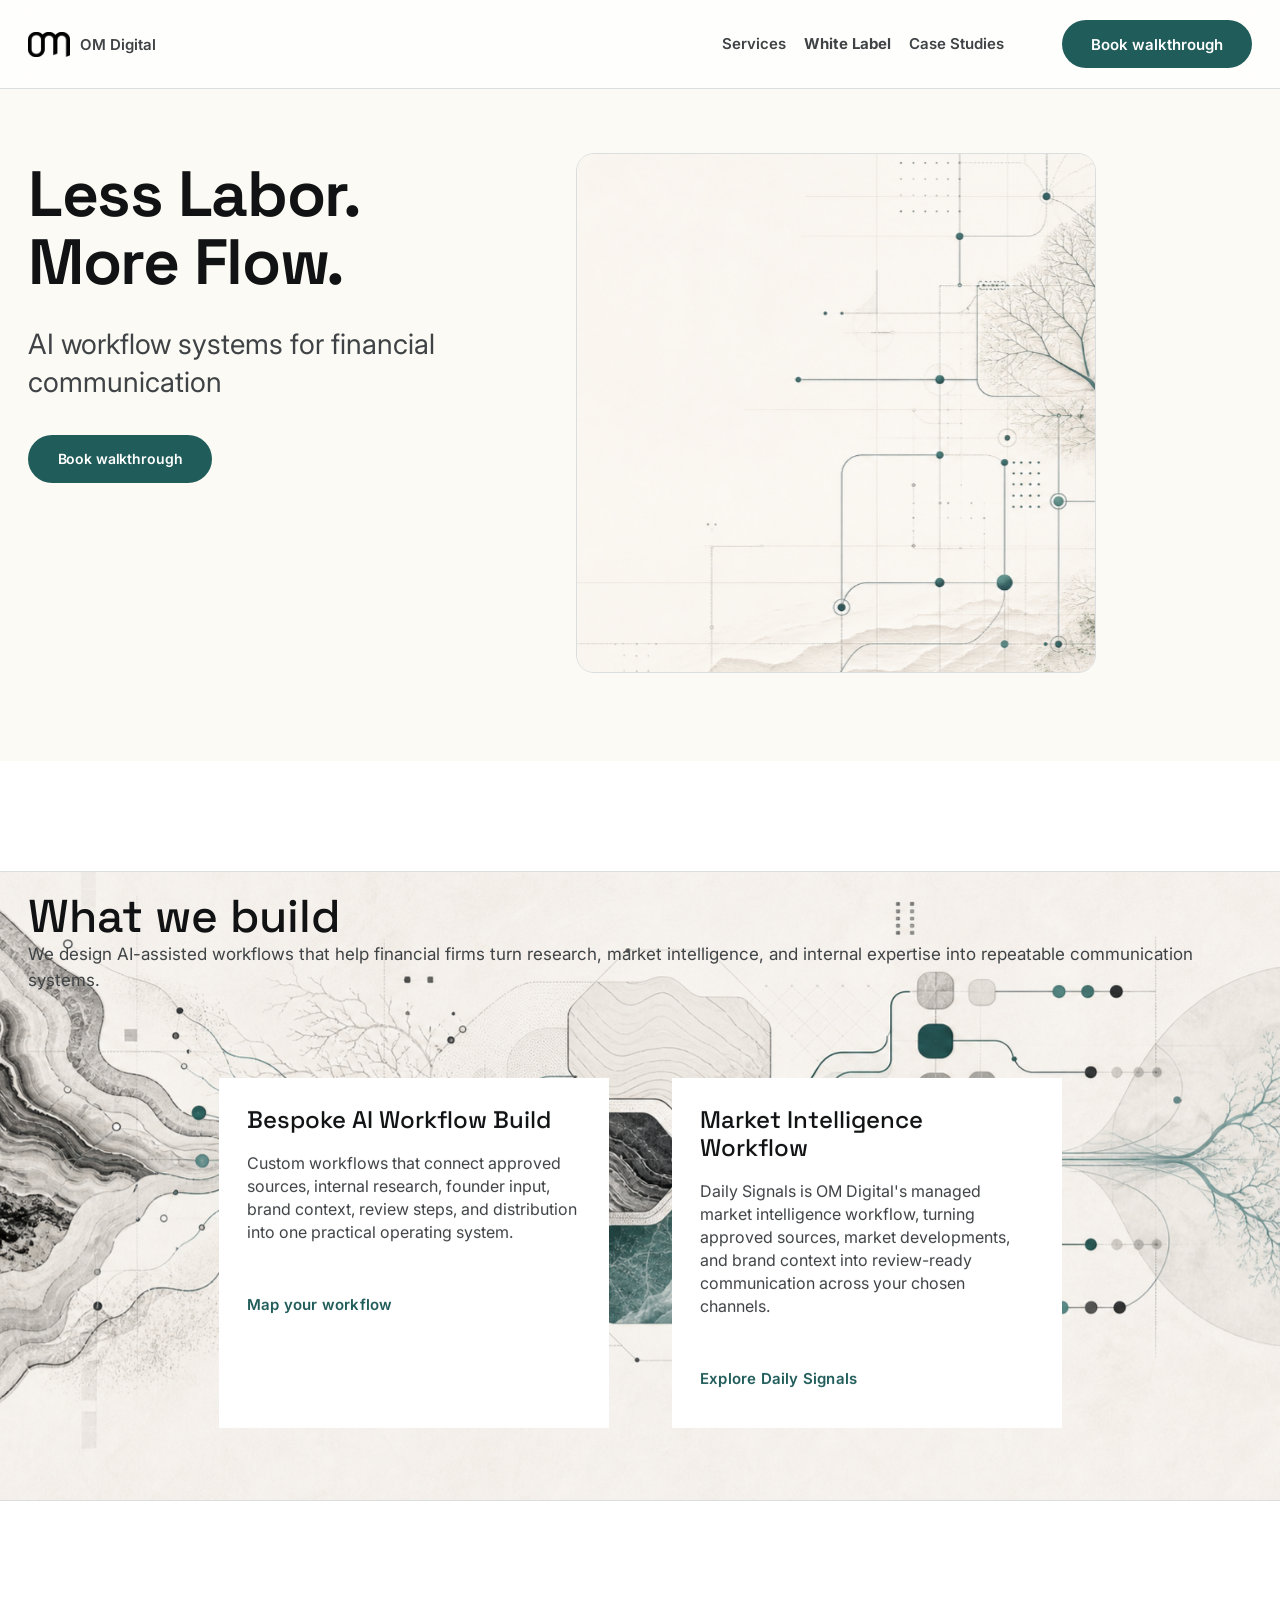
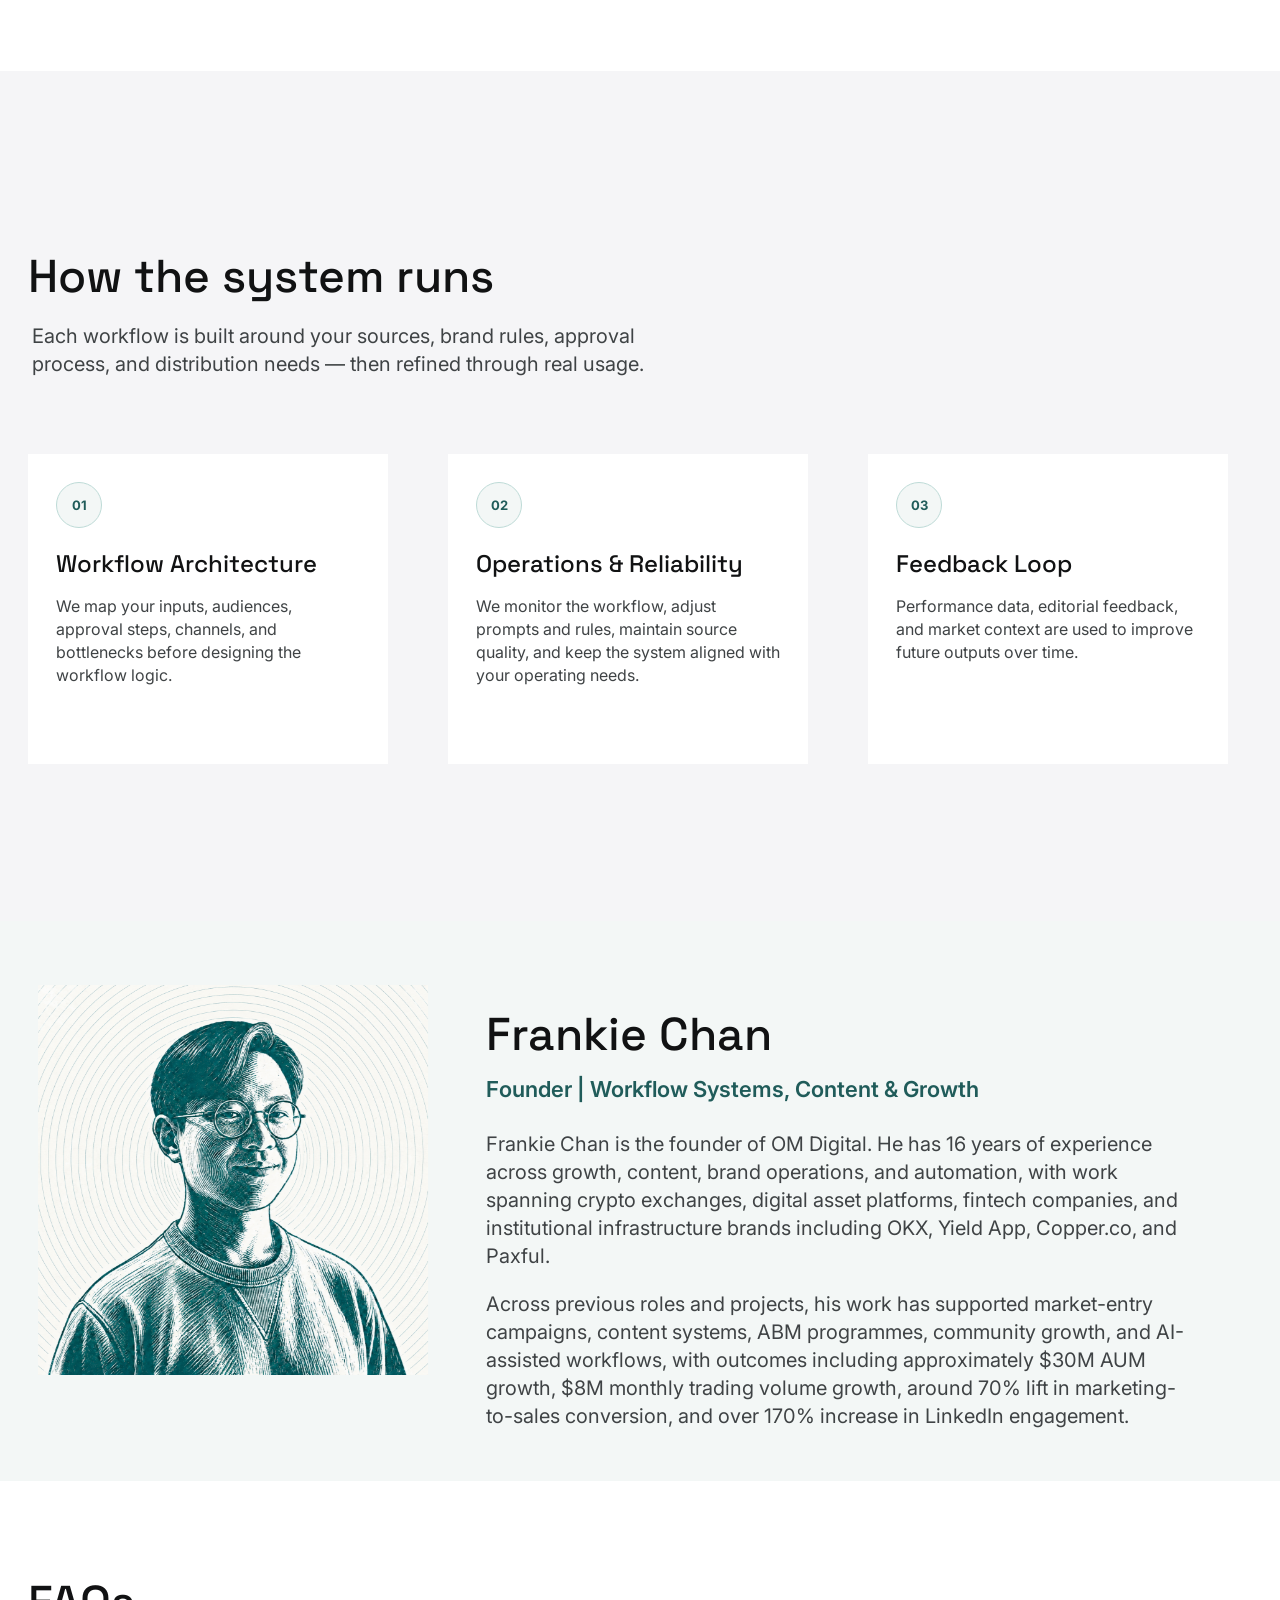
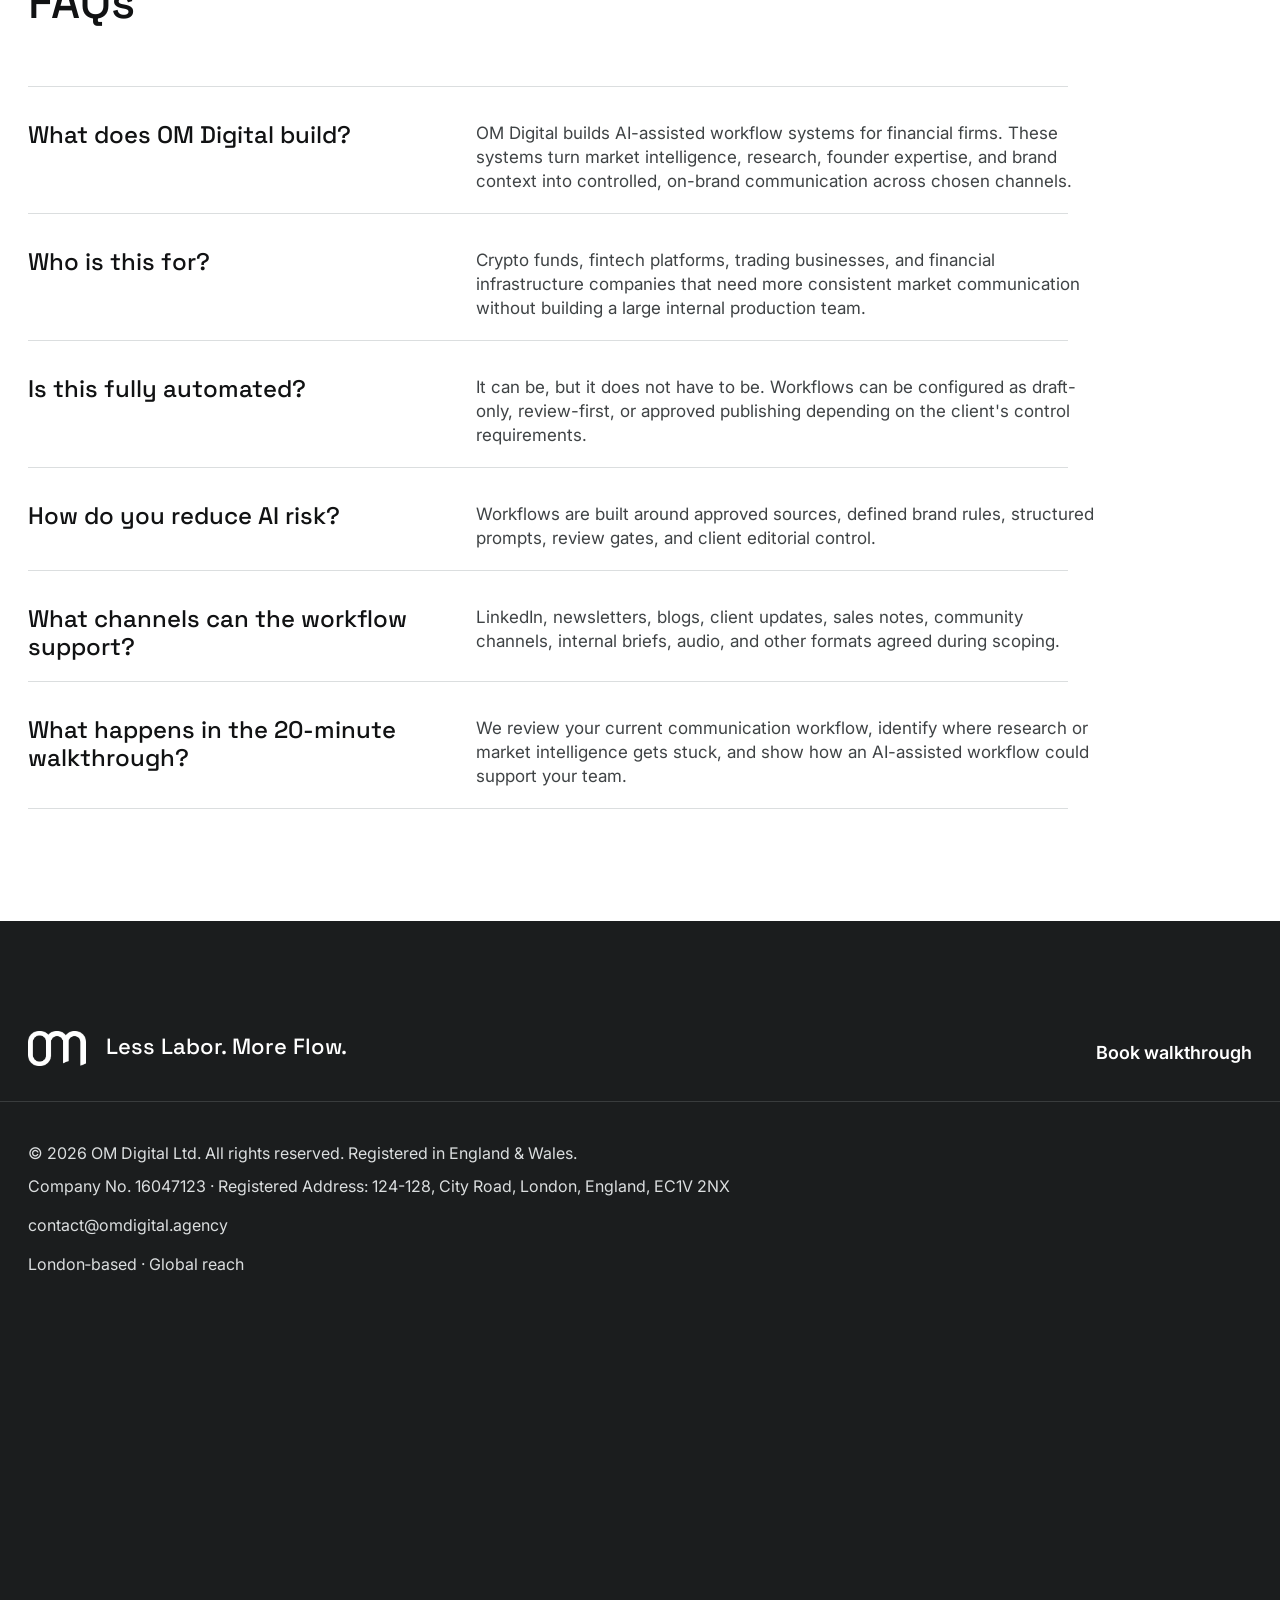
<file: index.html>
<!DOCTYPE html>
<html lang="en">
<head>
  <meta charset="utf-8" />
  <!-- Google tag (gtag.js) -->
  <script async src="https://www.googletagmanager.com/gtag/js?id=G-JQ6MYH6CL7"></script>
  <script>
    window.dataLayer = window.dataLayer || [];
    function gtag(){dataLayer.push(arguments);}
    gtag('js', new Date());
    gtag('config', 'G-JQ6MYH6CL7');
  </script>
  <!-- Google Tag Manager -->
  <script>(function(w,d,s,l,i){w[l]=w[l]||[];w[l].push({'gtm.start':
  new Date().getTime(),event:'gtm.js'});var f=d.getElementsByTagName(s)[0],
  j=d.createElement(s),dl=l!='dataLayer'?'&l='+l:'';j.async=true;j.src=
  'https://www.googletagmanager.com/gtm.js?id='+i+dl;f.parentNode.insertBefore(j,f);
  })(window,document,'script','dataLayer','GTM-KMB8G38M');</script>
  <!-- End Google Tag Manager -->
  <!-- Open Graph for Facebook, LinkedIn, etc. -->
  <meta property="og:title" content="OM Digital | AI Workflow Systems for Financial Communication" />
  <meta property="og:description" content="OM Digital builds operator-led AI workflows for crypto funds, fintech platforms, and financial infrastructure companies, turning market intelligence and founder expertise into controlled, on-brand communication." />
  <meta property="og:url" content="https://omdigital.agency" />
  <meta property="og:type" content="website" />
  <meta property="og:image" content="https://omdigital.agency/images/home-v2-hero-figma.png" />
  <meta property="og:image:alt" content="OM Digital Hero Image" />
  <!-- Twitter Card -->
  <meta name="twitter:card" content="summary_large_image" />
  <meta name="twitter:title" content="OM Digital | AI Workflow Systems for Financial Communication" />
  <meta name="twitter:description" content="OM Digital builds operator-led AI workflows for crypto funds, fintech platforms, and financial infrastructure companies, turning market intelligence and founder expertise into controlled, on-brand communication." />
  <meta name="twitter:image" content="https://omdigital.agency/images/home-v2-hero-figma.png" />
  <meta name="viewport" content="width=device-width, initial-scale=1" />
  <meta name="theme-color" content="#ffffff" />
  <title>OM Digital | AI Workflow Systems for Financial Communication</title>
  <meta name="description" content="OM Digital builds operator-led AI workflows for crypto funds, fintech platforms, and financial infrastructure companies, turning market intelligence and founder expertise into controlled, on-brand communication." />
  <meta name="robots" content="index, follow" />
  <link rel="canonical" href="https://omdigital.agency/" />
  <meta name="keywords" content="AI workflow systems, financial communication workflows, crypto fund communication, fintech workflow automation, market intelligence workflow, founder-led communication systems" />
  <link rel="icon" type="image/png" href="images/om-logo-black.png" />
  <link rel="preconnect" href="https://fonts.googleapis.com" />
  <link rel="preconnect" href="https://fonts.gstatic.com" crossorigin />
  <link href="https://fonts.googleapis.com/css2?family=Inter:wght@400;500;600;700&family=Space+Grotesk:wght@500;600;700&display=swap" rel="stylesheet" />
  <link rel="preload" as="image" href="images/home-v2-hero-figma.png" fetchpriority="high" />
  <link rel="stylesheet" href="styles/home-v2.css?v=20260606-home-motion" />
  <style>
    :root {
      --bg: #ffffff;
      --section: #f5f5f7;
      --fg: #1d1d1f;
      --muted: #636366;
      --hairline: #d2d2d7;
      --link: #2f766f;
      --card: #ffffff;
      --maxw: 980px;
      --radius: 12px;
    }
    *, *::before, *::after { box-sizing: border-box; }
    html { scroll-behavior: smooth; }
    html, body { margin: 0; padding: 0; background: var(--bg); color: var(--fg); font: 400 17px/1.5 ui-sans-serif, system-ui, -apple-system, Segoe UI, Roboto, Inter, Helvetica, Arial, "Apple Color Emoji", "Segoe UI Emoji"; -webkit-font-smoothing: antialiased; }
    img { max-width: 100%; display: block; }
    a { color: var(--link); text-decoration: none; }
    a:hover { text-decoration: underline; }
    .wrap { max-width: var(--maxw); margin: 0 auto; padding: 0 24px; }

    /* Nav */
    .nav { position: sticky; top: 0; z-index: 50; backdrop-filter: blur(12px); background: rgba(255,255,255,.8); transition: transform .28s ease; will-change: transform; }
    .nav.nav--hidden { transform: translateY(-100%); }
    .nav-inner { display: flex; align-items: center; justify-content: space-between; gap: 16px; padding: 12px 0; }
    .brand { display: flex; align-items: center; gap: 10px; font-weight: 600; letter-spacing: -0.01em; color: var(--fg); }
    .brand img { width: 40px; height: 40px; border-radius: 6px; }
    .nav-menu { display: none; }
    .nav ul { list-style: none; display: flex; gap: 16px; margin: 0; padding: 0; }
    .nav a { color: var(--fg); position: relative; }
    /* Minimal hover indicator: thin hairline that scales in */
    .nav a::after { content: ""; position: absolute; left: 0; bottom: -6px; height: 1px; width: 100%; background: currentColor; opacity: .35; transform: scaleX(0); transform-origin: left; transition: transform .18s ease; }
    .nav a:hover { text-decoration: none; }
    .nav a:hover::after { transform: scaleX(1); }
    .brand::after { display: none; }
    .brand { transition: transform .2s ease; text-decoration: none !important; }
    .brand:hover, .brand:focus-visible { transform: scale(1.05); text-decoration: none; }
    .nav.nav--open .nav-menu { display: flex; position: fixed; top: 0; left: 0; width: 100vw; height: 100vh; justify-content: center; align-items: center; background: rgba(255,255,255,.96); z-index: 1000; }
    .nav.nav--open .nav-menu ul { flex-direction: column; gap: 24px; font-size: 22px; text-align: center; }
    .nav-toggle { display: none; appearance: none; border: 0; background: transparent; padding: 6px; cursor: pointer; }
    .nav-toggle .bar { display: block; width: 22px; height: 2px; background: currentColor; margin: 5px 0; border-radius: 1px; }
    .nav-close { display: none; position: absolute; top: 24px; right: 24px; appearance: none; border: 0; background: transparent; font-size: 22px; cursor: pointer; color: var(--fg); padding: 8px; line-height: 1; }
    .nav.nav--open .nav-close { display: block; }
    /* Full-screen overlay behavior when menu is open (all sizes) */
    body.no-scroll { overflow: hidden; }
    /* (removed special Year‑end Offer styling) */

    /* Links & CTAs */
    .cta { color: var(--link); font-weight: 500; white-space: nowrap; }
    .cta::after { content: " ›"; }
    .pill { display: inline-block; padding: 12px 18px; border-radius: 9999px; background: #2f766f; color: #fff; font-weight: 600; font-size: 14px; text-decoration: none; letter-spacing: .2px; line-height: 1; transition: background .18s ease, transform .18s ease; }
    .pill:hover { background: #235b55; text-decoration: none; transform: translateY(-1px); }
    .cta-btn { display: inline-block; padding: 14px 28px; border-radius: 9999px; background: var(--fg); color: #fff; font-weight: 600; font-size: 16px; text-decoration: none; letter-spacing: -.01em; transition: transform .18s ease, background .18s ease; margin-top: 20px; }
    .cta-btn:hover { background: #3a3a3c; text-decoration: none; transform: translateY(-2px); }
    .founder-links { display: inline-flex; flex-wrap: nowrap; gap: 12px; margin-top: 16px; align-items: center; justify-content: flex-start; }
    .founder-links a { display: inline-flex; align-items: center; justify-content: center; line-height: 0; transition: transform .18s ease; }
    .founder-links a:hover { transform: translateY(-2px); }
    .founder-links img { width: 24px; height: 24px; object-fit: contain; display: block; }
    @media (max-width: 640px) {
      .founder-links img { width: 22px; height: 22px; }
    }
    @media (min-width: 901px) {
      #founder .wrap { padding-bottom: 36px; }
      #founder .founder-bio { position: relative; }
      #founder .founder-links { position: absolute; left: 0; bottom: -36px; margin-top: 0; }
    }
    .btn { display: inline-block; padding: 10px 14px; border: 1px solid var(--hairline); border-radius: var(--radius); background: #fff; transition: transform .15s ease, border-color .15s ease; color: var(--fg); }
    .btn:hover { transform: translateY(-1px); border-color: #bcbcc0; }

    /* Hero */
    .hero { padding: 56px 0 56px; }
    .hero h1 { font-size: clamp(40px, 6vw, 64px); line-height: 1.06; margin: 16px 0 12px; font-weight: 650; letter-spacing: -0.02em; }
    .hero p.lead { font-size: clamp(17px, 2.2vw, 22px); color: var(--muted); max-width: none; margin: 8px 0 10px; }
    .hero p.lead small { display: inline-block; margin-top: 12px; }
    .hero .meta { color: var(--muted); font-size: 14px; margin-top: 16px; }
    .chip { display: inline-flex; align-items: center; gap: 8px; padding: 6px 10px; border-radius: 999px; border: 1px solid var(--hairline); color: var(--muted); font-size: 12px; letter-spacing: .2px; background: #fff; }

    /* Sections */
    section { padding: 80px 0; scroll-margin-top: 90px; }
    #founder { scroll-margin-top: 130px; }
    section:nth-of-type(even) { background: var(--section); }
    h2 { font-size: clamp(24px, 2.6vw, 34px); margin: 0 0 16px; letter-spacing: -0.01em; font-weight: 600; }
    p { color: var(--fg); margin: 0 0 14px; }
    .grid { display: grid; gap: 18px; }
    .grid-3 { grid-template-columns: repeat(auto-fit, minmax(240px, 1fr)); }
    .card { background: var(--card); border: 1px solid var(--hairline); border-radius: var(--radius); padding: 18px; color: var(--fg); transition: transform .25s ease, box-shadow .25s ease; will-change: transform; }
    .card:hover { transform: translateY(-4px); box-shadow: 0 8px 20px rgba(0,0,0,.06); }
    .muted { color: var(--muted); }
    .list { display: grid; gap: 8px; padding: 0; margin: 0; }
    .list li { color: var(--fg); }
    ul { padding-left: 18px; }
    
    /* What we do — full bleed, tight spacing, two-up no gap */
    #what { padding-top: 24px; }
    .what-grid { display: grid; grid-template-columns: repeat(2, minmax(0, 1fr)); gap: 0; }
    #what .card { border-radius: 0; border: none; padding: 28px; will-change: transform; transition: none; }
    #what .card:hover { transform: none; box-shadow: none; }
    /* End-to-end Solutions styled like What */
    #about { padding-top: 24px; }
    .solutions-grid { display: grid; grid-template-columns: repeat(3, minmax(0, 1fr)); gap: 0; }
    #about .card { border-radius: 0; border: none; padding: 28px; will-change: transform; }
    #about .card:hover { transform: none; box-shadow: none; }
    /* Founder layout tweaks */
    .founder-bio { display: flex; flex-direction: column; justify-content: flex-end; }
    .founder-bio p:last-child { margin-bottom: 0; }
    .founder-name { margin: 0 0 4px; font-weight: 600; }
    /* Founder subtle parallax readiness */
    #founder h2, #founder img.founder-photo, #founder .founder-bio { will-change: transform; }
    
    /* Founder on white background */
    #founder { background: #fff; }
    /* (removed ds-card overrides; White Label inherits default card styles) */

    /* FAQ — static visible Q&A */
    #faq { background: var(--section); }
    .faq {
      border-top: 1px solid var(--hairline);
      margin-top: 18px;
    }
    .faq-item {
      padding: 18px 0;
      border-bottom: 1px solid var(--hairline);
    }
    .faq-question {
      font-weight: 600;
      margin: 0 0 8px;
      color: var(--fg);
      font-size: 17px;
    }
    .faq-body {
      color: var(--muted);
      max-width: 720px;
    }
    .faq-body p {
      margin: 0 0 10px;
    }

    /* Footer */
    footer { padding: 64px 0; color: var(--muted); font-size: 14px; background: var(--section); }

    /* Accessibility */
    :focus-visible { outline: 2px solid var(--link); outline-offset: 2px; border-radius: 4px; }

    /* Motion */
    .fade-in { opacity: 0; transform: translateY(10px); animation: fadeIn .7s cubic-bezier(0.22, 1, 0.36, 1) forwards; }
    .fade-2 { animation-delay: .08s; }
    .fade-3 { animation-delay: .16s; }
    .fade-4 { animation-delay: .24s; }
    @keyframes fadeIn { to { opacity: 1; transform: none; } }
    /* Scroll reveal */
    .reveal { 
      --reveal-duration: .8s;
      --reveal-distance: 22px;
      opacity: 0; 
      transform: translateY(var(--reveal-distance)); 
      transition: transform var(--reveal-duration) cubic-bezier(0.22, 1, 0.36, 1), opacity var(--reveal-duration);
      transition-delay: var(--delay, 0ms); 
      will-change: transform, opacity; 
    }
    .reveal.in { opacity: 1; transform: none; }
    .reveal-fast { --reveal-duration: .55s; --reveal-distance: 12px; }
    .reveal-slow { --reveal-duration: .95s; --reveal-distance: 28px; }

    /* Hero media */
    .hero-media { position: relative; margin-top: 8px; border-radius: 18px; overflow: hidden; background: none; }
    .hero-media img { width: 100%; height: clamp(220px, 36vw, 420px); object-fit: cover; object-position: 50% 42%; display: block; transform: translate3d(0,0,0) scale(1.06); transform-origin: center top; will-change: transform; }
    @media (prefers-reduced-motion: reduce) {
      .fade-in { opacity: 1; transform: none; animation: none; }
      .btn, .card { transition: none; }
      .reveal { opacity: 1; transform: none; transition: none; }
      .hero-media img { transform: none !important; }
      .nav { transition: none; }
    }
    /* Responsive horizontal (landscape) and narrow widths */
    @media (max-width: 900px), (orientation: landscape) and (max-height: 500px) {
      .nav-toggle { display: block; }
      .nav-menu { display: none; }

      .what-grid, .solutions-grid { grid-template-columns: 1fr; gap: 12px; }
      #founder .grid { grid-template-columns: 1fr !important; align-items: start !important; justify-items: start; }
      #founder img.founder-photo { margin: 0 0 12px 0; width: min(80vw, 276px) !important; height: min(80vw, 276px) !important; }
      #founder .founder-bio { width: 100%; text-align: left; }
      .wrap { padding-left: 20px; padding-right: 20px; }
      section { scroll-margin-top: 120px; }
      #founder { scroll-margin-top: 0px; }
    }

    @media (min-width: 901px) {
      .nav-toggle { display: none !important; }
      .nav-menu { display: flex !important; position: static; background: none; align-items: center; }
      .nav-menu ul { flex-direction: row; gap: 16px; font-size: 1rem; }
    }
  </style>
  <script type="application/ld+json">
  {
    "@context": "https://schema.org",
    "@graph": [
      {
        "@type": "Organization",
        "@id": "https://omdigital.agency/#org",
        "name": "OM Digital",
        "url": "https://omdigital.agency",
        "logo": {
          "@type": "ImageObject",
          "url": "https://omdigital.agency/images/om-logo-black.png"
        },
        "description": "AI workflow systems for financial communication. OM Digital builds operator-led AI workflows for crypto funds, fintech platforms, and financial infrastructure companies.",
        "founder": {
          "@type": "Person",
          "@id": "https://omdigital.agency/#frankie",
          "name": "Frankie Chan",
          "jobTitle": "Founder",
          "description": "Founder of OM Digital with 16 years of experience across growth, content, brand operations, and automation for crypto exchanges, digital asset platforms, fintech companies, and institutional infrastructure brands.",
          "url": "https://omdigital.agency/#founder",
          "sameAs": [
            "https://linkedin.com/in/frankieweb3",
            "https://x.com/wlfc_"
          ],
          "knowsAbout": ["AI workflows", "financial communication", "market intelligence workflows", "content systems", "brand operations", "workflow automation"]
        },
        "areaServed": ["GB", "HK", "US", "Global"],
        "knowsAbout": ["AI workflow systems", "financial communication", "market intelligence", "crypto fund communication", "fintech communication", "workflow design"],
        "sameAs": [
          "https://linkedin.com/in/frankieweb3",
          "https://x.com/wlfc_"
        ],
        "contactPoint": {
          "@type": "ContactPoint",
          "email": "contact@omdigital.agency",
          "contactType": "customer service"
        }
      },
      {
        "@type": "FAQPage",
        "mainEntity": [
          {
            "@type": "Question",
            "name": "What does OM Digital build?",
            "acceptedAnswer": {
              "@type": "Answer",
              "text": "OM Digital builds AI-assisted workflow systems for financial firms. These systems turn market intelligence, research, founder expertise, and brand context into controlled, on-brand communication across chosen channels."
            }
          },
          {
            "@type": "Question",
            "name": "Who is this for?",
            "acceptedAnswer": {
              "@type": "Answer",
              "text": "Crypto funds, fintech platforms, trading businesses, and financial infrastructure companies that need more consistent market communication without building a large internal production team."
            }
          },
          {
            "@type": "Question",
            "name": "Is this fully automated?",
            "acceptedAnswer": {
              "@type": "Answer",
              "text": "It can be, but it does not have to be. Workflows can be configured as draft-only, review-first, or approved publishing depending on the client's control requirements."
            }
          },
          {
            "@type": "Question",
            "name": "How do you reduce AI risk?",
            "acceptedAnswer": {
              "@type": "Answer",
              "text": "Workflows are built around approved sources, defined brand rules, structured prompts, review gates, and client editorial control."
            }
          },
          {
            "@type": "Question",
            "name": "What channels can the workflow support?",
            "acceptedAnswer": {
              "@type": "Answer",
              "text": "LinkedIn, newsletters, blogs, client updates, sales notes, community channels, internal briefs, audio, and other formats agreed during scoping."
            }
          },
          {
            "@type": "Question",
            "name": "What happens in the 20-minute walkthrough?",
            "acceptedAnswer": {
              "@type": "Answer",
              "text": "We review your current communication workflow, identify where research or market intelligence gets stuck, and show how an AI-assisted workflow could support your team."
            }
          }
        ]
      }
    ]
  }
  </script>
</head>
<body class="home-v2">

<!-- Google Tag Manager (noscript) -->
<noscript><iframe src="https://www.googletagmanager.com/ns.html?id=GTM-KMB8G38M"
  height="0" width="0" style="display:none;visibility:hidden"></iframe></noscript>
  <!-- End Google Tag Manager (noscript) -->

  <!-- Nav -->
  <nav class="nav home-v2-nav" aria-label="Primary navigation">
    <div class="wrap nav-inner">
      <a href="https://omdigital.agency/#top" class="brand">
        <img src="images/home-v2-logo-header.png" alt="OM Digital logo" />
        <span>OM Digital</span>
      </a>
      <button class="nav-toggle" aria-controls="nav-menu" aria-expanded="false" aria-label="Menu">
        <span class="bar"></span>
        <span class="bar"></span>
        <span class="bar"></span>
      </button>
      <div class="nav-menu" id="nav-menu">
        <button class="nav-close" aria-label="Close menu">✕</button>
        <ul>
          <li><a href="#what">Services</a></li>
          <li><a href="https://omdigital.agency/dailysignals"><strong>White Label</strong></a></li>
          <li><a href="https://omdigital.agency/case-studies">Case Studies</a></li>
        </ul>
      </div>
      <a class="home-v2-header-cta" href="https://calendly.com/om_digital" target="_blank" rel="noopener">Book walkthrough</a>
    </div>
  </nav>

  <!-- Hero -->
  <header id="top" class="hero home-v2-hero wrap">
    <div class="home-v2-hero-copy">
      <h1 class="fade-in fade-2"><span>Less Labor.</span><span>More Flow.</span></h1>
      <p class="lead fade-in fade-3">AI workflow systems for financial communication</p>
      <div class="home-v2-actions fade-in fade-4">
        <a class="cta-btn" href="https://calendly.com/om_digital" target="_blank" rel="noopener">Book walkthrough</a>
      </div>
    </div>
    <div class="hero-media home-v2-hero-media">
      <img
        data-parallax
        data-desktop-speed="0.11"
        data-mobile-speed="0.055"
        data-desktop-cap="52"
        data-mobile-cap="28"
        src="images/home-v2-hero-figma.png"
        alt="Natural landscape and technical workflow structures representing AI workflow systems for financial communication"
        width="1717"
        height="916"
        fetchpriority="high" />
    </div>
  </header>

  <main>
  <!-- What we do -->
  <section id="what">
    <div class="wrap">
      <div class="home-v2-section-head">
        <h2>What we build</h2>
        <p>We design AI-assisted workflows that help financial firms turn research, market intelligence, and internal expertise into repeatable communication systems.</p>
      </div>
      <div class="home-v2-services-map" aria-hidden="true">
        <img data-parallax data-desktop-speed="0.06" data-mobile-speed="0.035" data-desktop-cap="44" data-mobile-cap="24" src="images/home-v2-services-map.png" alt="" width="1717" height="916" loading="lazy" />
      </div>
      <div class="what-grid">
        <div class="card home-v2-service-card">
          <h3>Bespoke AI Workflow Build</h3>
          <p>Custom workflows that connect approved sources, internal research, founder input, brand context, review steps, and distribution into one practical operating system.</p>
          <p><a class="pill" href="https://calendly.com/om_digital" target="_blank" rel="noopener">Map your workflow</a></p>
        </div>
        <div class="card home-v2-service-card">
          <h3>Market Intelligence Workflow</h3>
          <p>Daily Signals is OM Digital's managed market intelligence workflow, turning approved sources, market developments, and brand context into review-ready communication across your chosen channels.</p>
          <p><a class="pill" href="https://omdigital.agency/dailysignals.html">Explore Daily Signals</a></p>
        </div>
      </div>
    </div>
  </section>

  <!-- About / Offerings -->
  <section id="about">
    <div class="wrap">
      <div class="home-v2-section-head">
        <h2>How the system runs</h2>
        <p>Each workflow is built around your sources, brand rules, approval process, and distribution needs — then refined through real usage.</p>
      </div>
      <div class="solutions-grid">
        <div class="card reveal reveal-slow" style="--delay: 0ms; --reveal-distance: 32px; --reveal-duration: .75s">
          <span class="home-v2-step">01</span>
          <h3>Workflow Architecture</h3>
          <p>We map your inputs, audiences, approval steps, channels, and bottlenecks before designing the workflow logic.</p>
        </div>
        <div class="card reveal reveal-slow" style="--delay: 70ms; --reveal-distance: 32px; --reveal-duration: .75s">
          <span class="home-v2-step">02</span>
          <h3>Operations & Reliability</h3>
          <p>We monitor the workflow, adjust prompts and rules, maintain source quality, and keep the system aligned with your operating needs.</p>
        </div>
        <div class="card reveal reveal-slow" style="--delay: 140ms; --reveal-distance: 32px; --reveal-duration: .75s">
          <span class="home-v2-step">03</span>
          <h3>Feedback Loop</h3>
          <p>Performance data, editorial feedback, and market context are used to improve future outputs over time.</p>
        </div>
      </div>
    </div>
  </section>


  <!-- Founder -->
  <section id="founder">
    <div class="wrap">
      <div class="grid home-v2-founder-grid">
        <div class="home-v2-founder-image" data-parallax data-desktop-speed="0.065" data-mobile-speed="0.04" data-desktop-cap="40" data-mobile-cap="24">
          <img class="founder-photo" src="images/home-v2-founder-figma.png" alt="Frankie Chan" width="410" height="390" />
        </div>
        <div class="founder-bio">
          <h3 class="founder-name">Frankie Chan</h3>
          <p class="founder-role">Founder | Workflow Systems, Content & Growth</p>
          <p class="founder-copy">Frankie Chan is the founder of OM Digital. He has 16 years of experience across growth, content, brand operations, and automation, with work spanning crypto exchanges, digital asset platforms, fintech companies, and institutional infrastructure brands including OKX, Yield App, Copper.co, and Paxful.</p>
          <p class="founder-copy">Across previous roles and projects, his work has supported market-entry campaigns, content systems, ABM programmes, community growth, and AI-assisted workflows, with outcomes including approximately $30M AUM growth, $8M monthly trading volume growth, around 70% lift in marketing-to-sales conversion, and over 170% increase in LinkedIn engagement.</p>
          <div class="founder-links">
            <a href="https://linkedin.com/in/frankieweb3" target="_blank" rel="noopener" aria-label="LinkedIn">
              <img src="images/linkedin_icon.png" alt="LinkedIn" loading="lazy" width="24" height="24" />
            </a>
            <a href="https://x.com/wlfc_" target="_blank" rel="noopener" aria-label="X profile">
              <img src="images/x_icon.png" alt="X" loading="lazy" width="24" height="24" />
            </a>
          </div>
        </div>
      </div>
    </div>
  </section>

  </main>

  <!-- FAQ -->
  <section id="faq">
    <div class="wrap" style="max-width: 720px;">
      <h2>FAQs</h2>
      <div class="faq">

        <div class="faq-item">
          <p class="faq-question">What does OM Digital build?</p>
          <div class="faq-body">
            <p>OM Digital builds AI-assisted workflow systems for financial firms. These systems turn market intelligence, research, founder expertise, and brand context into controlled, on-brand communication across chosen channels.</p>
          </div>
        </div>

        <div class="faq-item">
          <p class="faq-question">Who is this for?</p>
          <div class="faq-body">
            <p>Crypto funds, fintech platforms, trading businesses, and financial infrastructure companies that need more consistent market communication without building a large internal production team.</p>
          </div>
        </div>

        <div class="faq-item">
          <p class="faq-question">Is this fully automated?</p>
          <div class="faq-body">
            <p>It can be, but it does not have to be. Workflows can be configured as draft-only, review-first, or approved publishing depending on the client's control requirements.</p>
          </div>
        </div>

        <div class="faq-item">
          <p class="faq-question">How do you reduce AI risk?</p>
          <div class="faq-body">
            <p>Workflows are built around approved sources, defined brand rules, structured prompts, review gates, and client editorial control.</p>
          </div>
        </div>

        <div class="faq-item">
          <p class="faq-question">What channels can the workflow support?</p>
          <div class="faq-body">
            <p>LinkedIn, newsletters, blogs, client updates, sales notes, community channels, internal briefs, audio, and other formats agreed during scoping.</p>
          </div>
        </div>

        <div class="faq-item">
          <p class="faq-question">What happens in the 20-minute walkthrough?</p>
          <div class="faq-body">
            <p>We review your current communication workflow, identify where research or market intelligence gets stuck, and show how an AI-assisted workflow could support your team.</p>
          </div>
        </div>

      </div>
    </div>
  </section>

  <!-- Footer -->
  <footer>
    <div class="wrap">
      <a class="home-v2-footer-cta" href="https://calendly.com/om_digital" target="_blank" rel="noopener">Book walkthrough</a>
      <div class="grid" style="grid-template-columns: 1fr auto; gap: 12px;">
        <p>© 2026 OM Digital Ltd. All rights reserved. Registered in England & Wales.</p>
        <!--<p><a class="muted" href="#">Privacy</a> · <a class="muted" href="#">Terms</a></p>-->
      </div>
      <p class="muted" style="margin-top:8px">Company No. 16047123 · Registered Address: 124-128, City Road, London, England, EC1V 2NX</p>
      <p class="muted" style="margin-top:8px"><a href="mailto:contact@omdigital.agency" style="color:inherit; text-decoration:none;">contact@omdigital.agency</a></p>
      <p><strong>London‑based · Global reach</strong></p>
    </div>
  </footer>
  <script>
    (function() {
      const reduce = window.matchMedia && window.matchMedia('(prefers-reduced-motion: reduce)').matches;
      const nav = document.querySelector('.nav');
      const toggle = document.querySelector('.nav-toggle');
      const menu = document.getElementById('nav-menu');
      const isToggleVisible = () => toggle && window.getComputedStyle(toggle).display !== 'none';
      // Stagger: mark children to reveal with delays
      document.querySelectorAll('.stagger').forEach(group => {
        const kids = Array.from(group.children);
        const step = Number(group.getAttribute('data-stagger')) || 90;
        kids.forEach((el, i) => {
          el.classList.add('reveal');
          el.style.setProperty('--delay', (i * step) + 'ms');
        });
      });
      // Headings and selective hero elements
      document.querySelectorAll('section h2, .hero .meta').forEach((el, i) => {
        el.classList.add('reveal');
        el.style.setProperty('--delay', (i * 80) + 'ms');
      });

      // IntersectionObserver to toggle in
      if (!reduce && 'IntersectionObserver' in window) {
        const io = new IntersectionObserver((entries) => {
          entries.forEach((entry) => {
            if (entry.isIntersecting) {
              entry.target.classList.add('in');
              io.unobserve(entry.target);
            }
          });
        }, { rootMargin: '0px 0px -12% 0px', threshold: 0.08 });
        document.querySelectorAll('.reveal').forEach(el => io.observe(el));
      } else {
        document.querySelectorAll('.reveal').forEach(el => el.classList.add('in'));
      }

      // Nav: hide on scroll down, show on scroll up (parallax-like slide)
      if (!reduce && nav) {
        let lastY = window.scrollY || 0;
        let ticking = false;
        const onScroll = () => {
          if (ticking) return; ticking = true;
          requestAnimationFrame(() => {
            const y = window.scrollY || 0;
            const delta = y - lastY;
            const nearTop = y < 48;
            if (isToggleVisible() || nav.classList.contains('nav--open')) {
              nav.classList.remove('nav--hidden');
            } else if (nearTop || delta < -12) {
              nav.classList.remove('nav--hidden');
            } else if (delta > 12 && y > 120) {
              nav.classList.add('nav--hidden');
            }
            lastY = y; ticking = false;
          });
        };
        window.addEventListener('scroll', onScroll, { passive: true });
      }

      // Mobile menu toggle (always enabled, regardless of reduced motion)
      if (nav && toggle && menu) {
        const closeBtn = nav.querySelector('.nav-close');
        const closeMenu = () => { nav.classList.remove('nav--open'); toggle.setAttribute('aria-expanded', 'false'); document.body.classList.remove('no-scroll'); nav.classList.remove('nav--hidden'); };
        const toggleIfVisible = () => {
          if (!isToggleVisible()) return;
          const open = nav.classList.toggle('nav--open');
          toggle.setAttribute('aria-expanded', String(open));
          document.body.classList.toggle('no-scroll', open);
          if (!open) nav.classList.remove('nav--hidden');
        };
        toggle.addEventListener('click', toggleIfVisible);
        if (closeBtn) closeBtn.addEventListener('click', closeMenu);
        menu.addEventListener('click', (e) => {
          const t = e.target;
          if (t && t.closest && t.closest('a')) {
            closeMenu();
            return;
          }
          if (t === menu) closeMenu();
        });
        window.addEventListener('resize', () => { if (!isToggleVisible()) closeMenu(); });
      }
      if (!reduce) {
        const parallaxNodes = Array.from(document.querySelectorAll('[data-parallax]'));
        const services = document.querySelector('#what');
        let ticking = false;
        const clamp = (value, cap) => Math.max(-cap, Math.min(cap, value));
        const updateMotion = () => {
          ticking = false;
          const mobile = window.matchMedia('(max-width: 767px)').matches;
          const viewportCenter = window.innerHeight / 2;
          parallaxNodes.forEach((node) => {
            const anchor = node.closest('section') || node.parentElement;
            const rect = anchor.getBoundingClientRect();
            const speed = Number(node.dataset[mobile ? 'mobileSpeed' : 'desktopSpeed']) || 0;
            const cap = Number(node.dataset[mobile ? 'mobileCap' : 'desktopCap']) || 0;
            const offset = clamp((viewportCenter - (rect.top + rect.height / 2)) * speed, cap);
            node.style.setProperty('--parallax-y', `${offset.toFixed(2)}px`);
          });
          if (services) {
            const rect = services.getBoundingClientRect();
            const progress = Math.max(0, Math.min(1, (window.innerHeight - rect.top) / (window.innerHeight + rect.height * 0.35)));
            const lift = (1 - progress) * (mobile ? 12 : 18);
            services.style.setProperty('--service-card-y', `${lift.toFixed(2)}px`);
          }
        };
        const requestMotion = () => {
          if (!ticking) {
            ticking = true;
            requestAnimationFrame(updateMotion);
          }
        };
        window.addEventListener('scroll', requestMotion, { passive: true });
        window.addEventListener('resize', requestMotion);
        requestMotion();
      }
    })();
  </script>
</body>
</html>
</file>
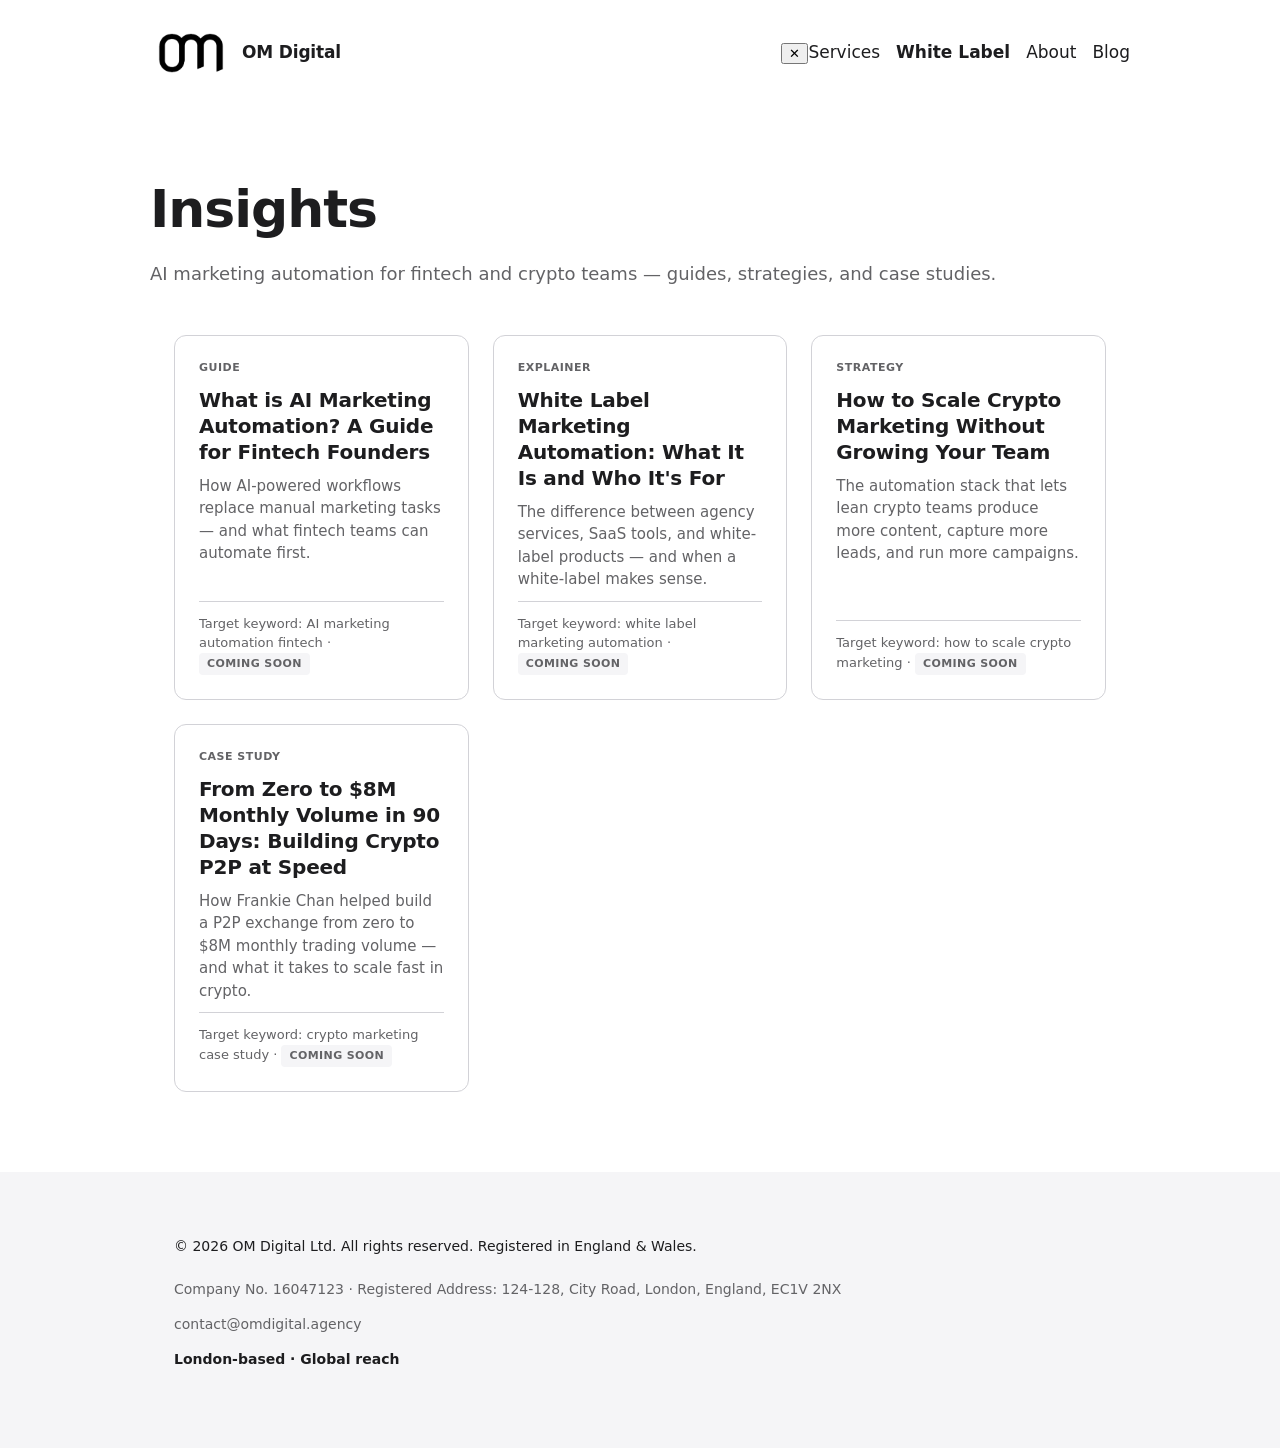
<file: blog/index.html>
<!DOCTYPE html>
<html lang="en">
<head>
  <meta charset="utf-8" />
  <meta name="viewport" content="width=device-width, initial-scale=1" />
  <title>Blog — AI Marketing Automation Insights | OM Digital</title>
  <meta name="description" content="Practical insights on AI marketing automation for fintech and crypto teams. Guides, case studies, and strategies from OM Digital." />
  <meta name="robots" content="index, follow" />
  <link rel="canonical" href="https://omdigital.agency/blog/" />
  <link rel="icon" type="image/png" href="/images/om-logo-black.png" />
  <link rel="stylesheet" href="/styles/site.css" />
  <style>
    .blog-hero { padding: 64px 0 48px; }
    .blog-hero h1 { font-size: clamp(32px, 5vw, 52px); margin: 0 0 12px; font-weight: 700; letter-spacing: -0.02em; }
    .blog-hero p { font-size: 18px; color: var(--muted); margin: 0; }
    .article-grid { display: grid; gap: 24px; grid-template-columns: repeat(auto-fit, minmax(280px, 1fr)); }
    .article-card { background: var(--card); border: 1px solid var(--hairline); border-radius: var(--radius); padding: 24px; text-decoration: none; color: var(--fg); display: flex; flex-direction: column; gap: 10px; transition: transform .2s ease, box-shadow .2s ease; }
    .article-card:hover { transform: translateY(-3px); box-shadow: 0 8px 20px rgba(0,0,0,.06); text-decoration: none; }
    .article-tag { display: inline-block; font-size: 11px; font-weight: 600; letter-spacing: .5px; text-transform: uppercase; color: var(--muted); }
    .article-card h2 { font-size: 20px; margin: 0; line-height: 1.3; font-weight: 600; }
    .article-card p { font-size: 15px; color: var(--muted); margin: 0; line-height: 1.5; }
    .article-meta { font-size: 13px; color: var(--muted); margin-top: auto; padding-top: 12px; border-top: 1px solid var(--hairline); }
    .coming-soon { display: inline-block; font-size: 11px; font-weight: 600; letter-spacing: .4px; text-transform: uppercase; background: var(--section); color: var(--muted); padding: 3px 8px; border-radius: 4px; }
  </style>
</head>
<body>

  <nav class="nav">
    <div class="wrap nav-inner">
      <a href="https://omdigital.agency/#top" class="brand">
        <img src="/images/om-logo-black.png" alt="OM Digital logo" width="40" height="40" />
        <span>OM Digital</span>
      </a>
      <button class="nav-toggle" aria-controls="nav-menu" aria-expanded="false" aria-label="Menu">
        <span class="bar"></span><span class="bar"></span><span class="bar"></span>
      </button>
      <div class="nav-menu" id="nav-menu">
        <button class="nav-close" aria-label="Close menu">✕</button>
        <ul>
          <li><a href="https://omdigital.agency/#what">Services</a></li>
          <li><a href="https://omdigital.agency/dailysignals.html"><strong>White Label</strong></a></li>
          <li><a href="https://omdigital.agency/#founder">About</a></li>
          <li><a href="/blog/" aria-current="page">Blog</a></li>
        </ul>
      </div>
    </div>
  </nav>

  <header class="blog-hero wrap">
    <h1>Insights</h1>
    <p>AI marketing automation for fintech and crypto teams — guides, strategies, and case studies.</p>
  </header>

  <main>
    <section style="padding: 0 0 80px;">
      <div class="wrap">
        <div class="article-grid">

          <!-- Article 1 -->
          <a class="article-card" href="/blog/ai-marketing-automation-fintech.html">
            <span class="article-tag">Guide</span>
            <h2>What is AI Marketing Automation? A Guide for Fintech Founders</h2>
            <p>How AI-powered workflows replace manual marketing tasks — and what fintech teams can automate first.</p>
            <div class="article-meta">Target keyword: AI marketing automation fintech · <span class="coming-soon">Coming soon</span></div>
          </a>

          <!-- Article 2 -->
          <a class="article-card" href="/blog/white-label-marketing-automation.html">
            <span class="article-tag">Explainer</span>
            <h2>White Label Marketing Automation: What It Is and Who It's For</h2>
            <p>The difference between agency services, SaaS tools, and white-label products — and when a white-label makes sense.</p>
            <div class="article-meta">Target keyword: white label marketing automation · <span class="coming-soon">Coming soon</span></div>
          </a>

          <!-- Article 3 -->
          <a class="article-card" href="/blog/scale-crypto-marketing.html">
            <span class="article-tag">Strategy</span>
            <h2>How to Scale Crypto Marketing Without Growing Your Team</h2>
            <p>The automation stack that lets lean crypto teams produce more content, capture more leads, and run more campaigns.</p>
            <div class="article-meta">Target keyword: how to scale crypto marketing · <span class="coming-soon">Coming soon</span></div>
          </a>

          <!-- Article 4 -->
          <a class="article-card" href="/blog/frankie-chan-founder-story.html">
            <span class="article-tag">Case Study</span>
            <h2>From Zero to $8M Monthly Volume in 90 Days: Building Crypto P2P at Speed</h2>
            <p>How Frankie Chan helped build a P2P exchange from zero to $8M monthly trading volume — and what it takes to scale fast in crypto.</p>
            <div class="article-meta">Target keyword: crypto marketing case study · <span class="coming-soon">Coming soon</span></div>
          </a>

        </div>
      </div>
    </section>
  </main>

  <footer>
    <div class="wrap">
      <div class="grid" style="grid-template-columns: 1fr auto; gap: 12px;">
        <p>© 2026 OM Digital Ltd. All rights reserved. Registered in England & Wales.</p>
      </div>
      <p class="muted" style="margin-top:8px">Company No. 16047123 · Registered Address: 124-128, City Road, London, England, EC1V 2NX</p>
      <p class="muted" style="margin-top:8px"><a href="mailto:contact@omdigital.agency" style="color:inherit; text-decoration:none;">contact@omdigital.agency</a></p>
      <p><strong>London‑based · Global reach</strong></p>
    </div>
  </footer>

</body>
</html>
</file>
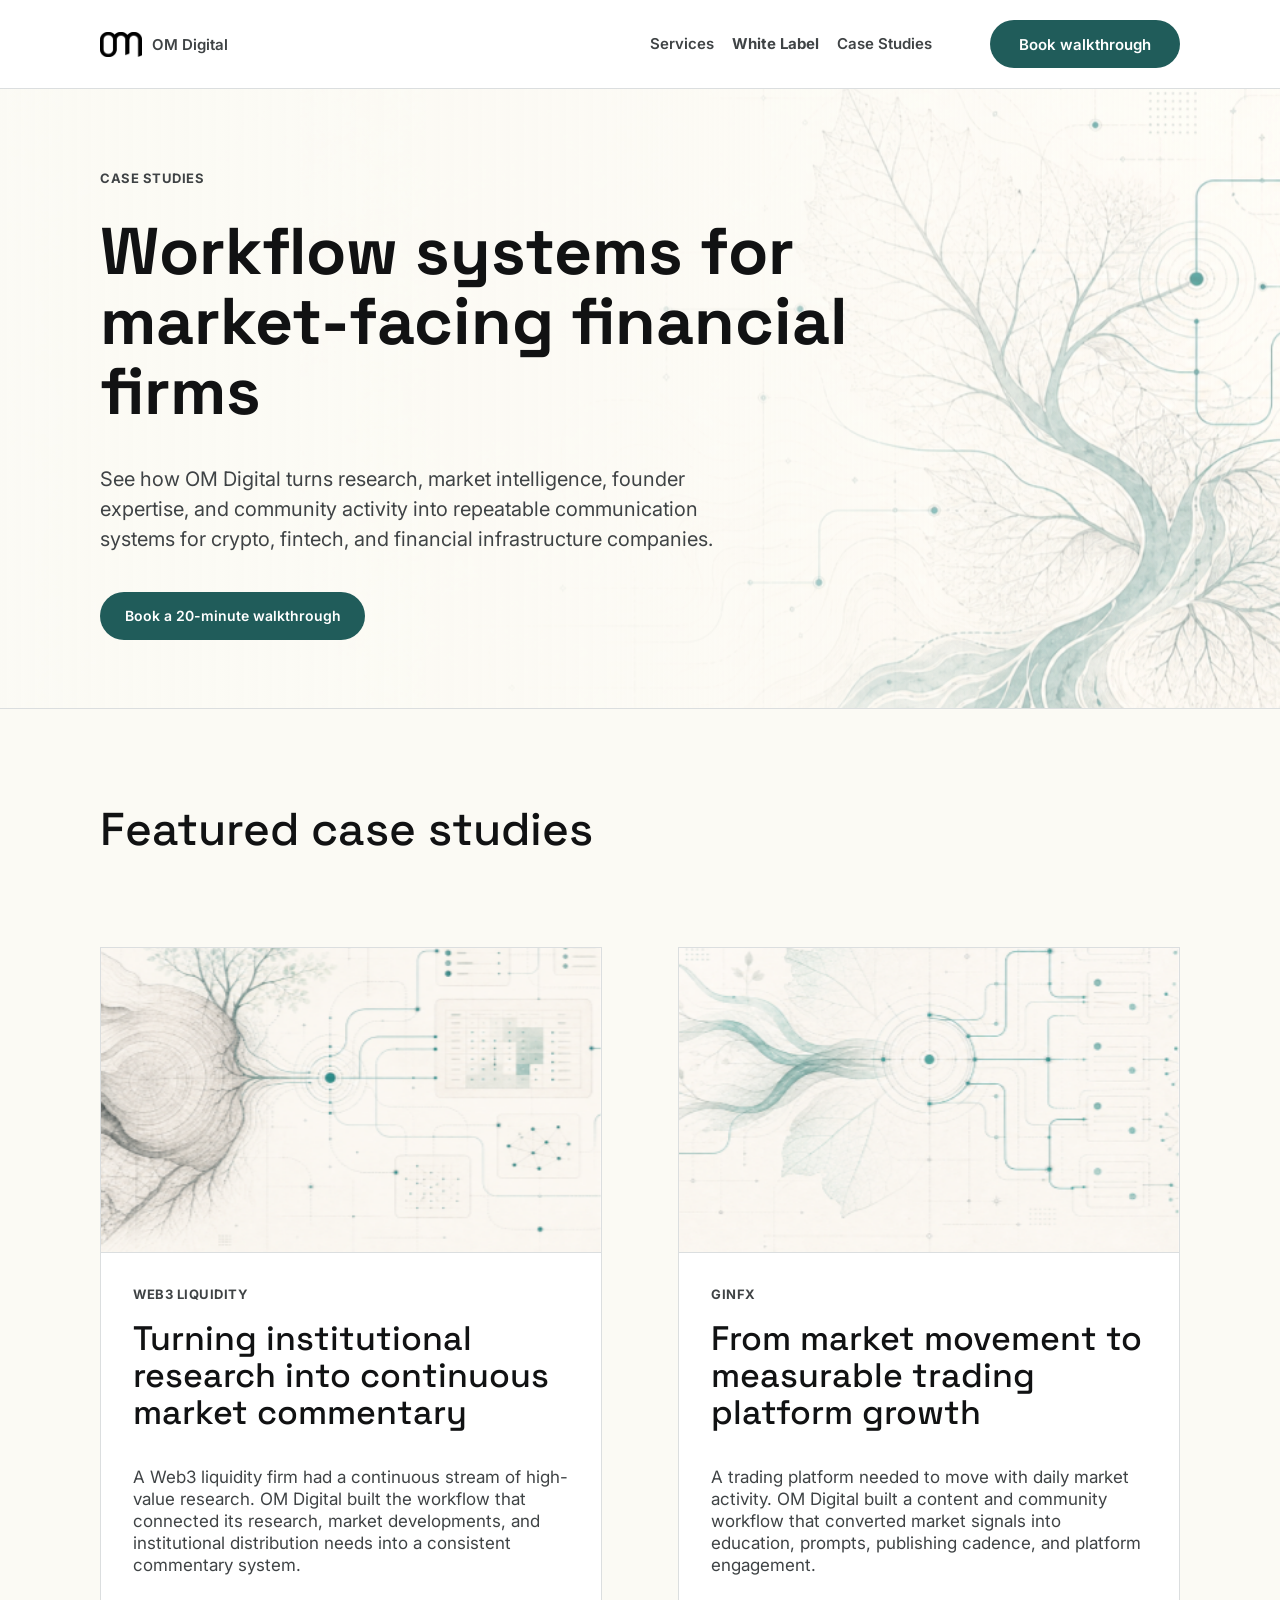
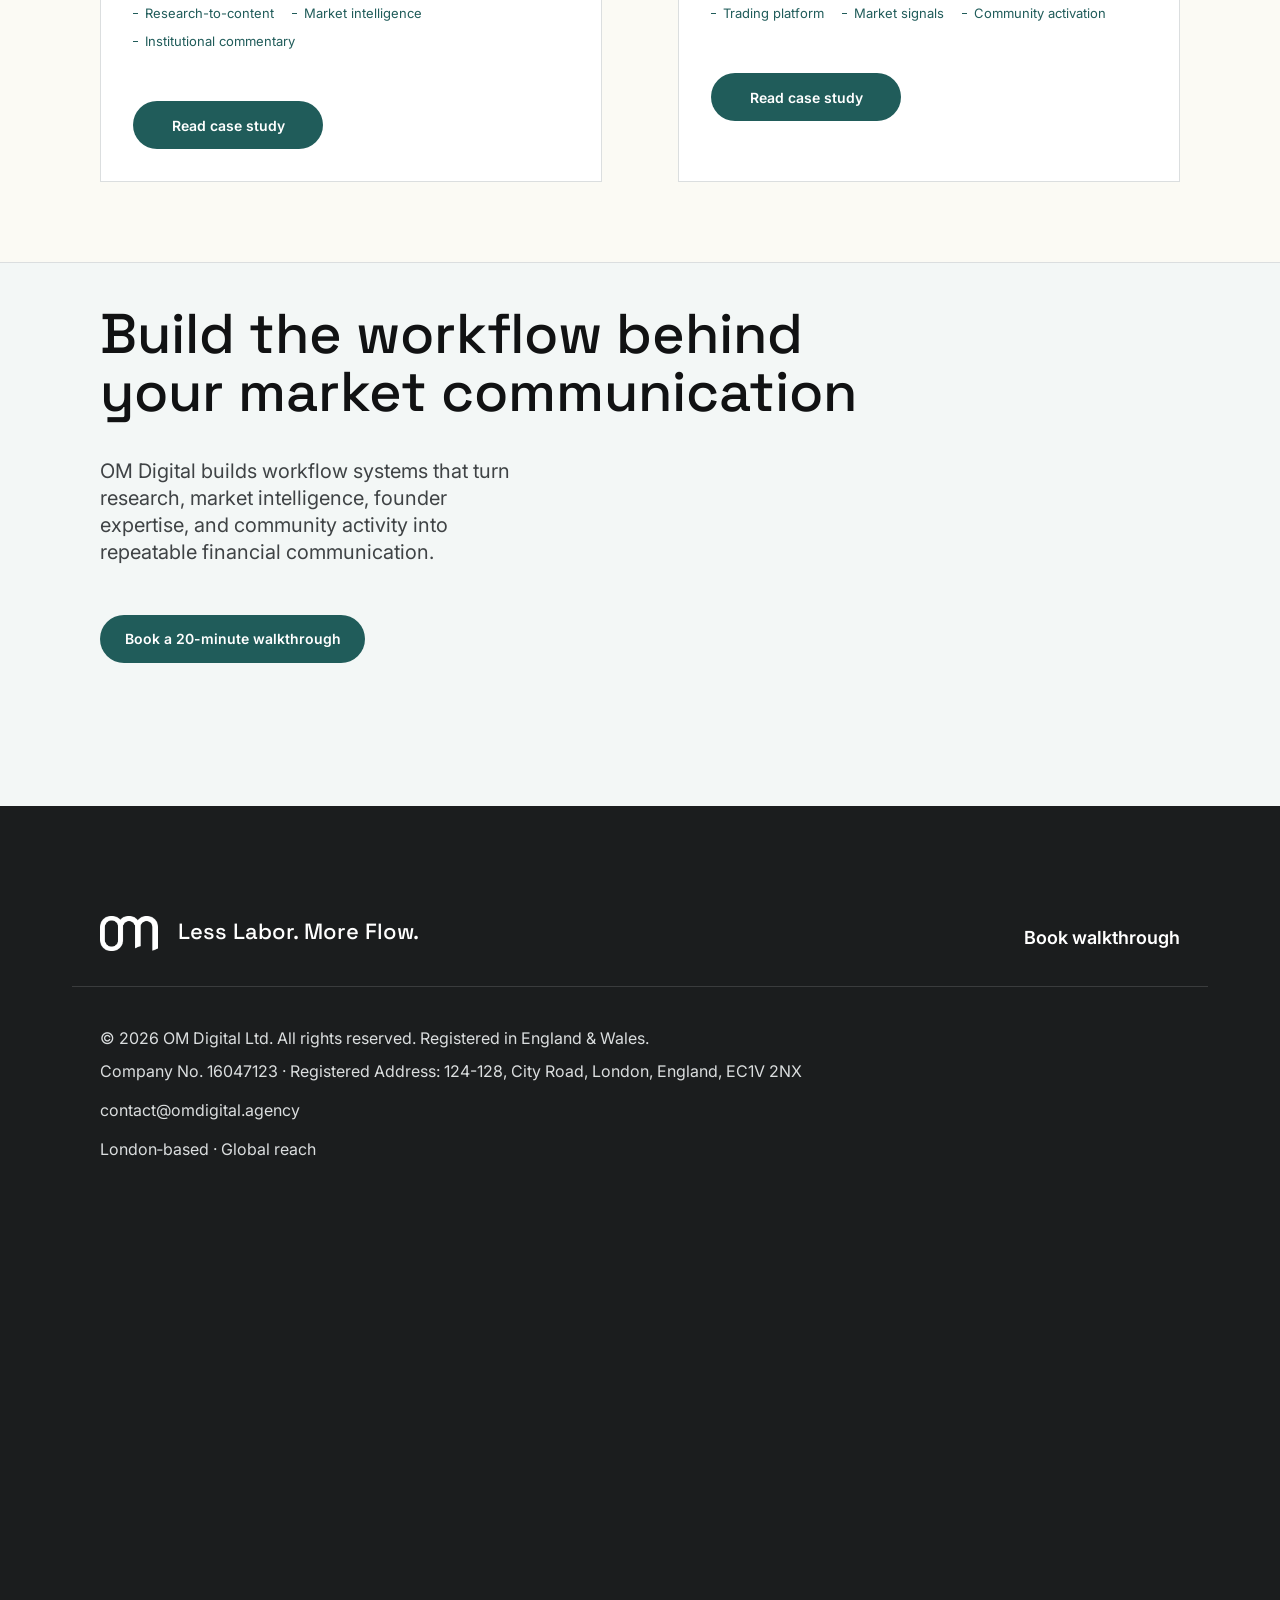
<file: case-studies.html>
<!DOCTYPE html>
<html lang="en">
<head>
  <meta charset="utf-8" />
  <script async src="https://www.googletagmanager.com/gtag/js?id=G-JQ6MYH6CL7"></script>
  <script>
    window.dataLayer = window.dataLayer || [];
    function gtag(){dataLayer.push(arguments);}
    gtag('js', new Date());
    gtag('config', 'G-JQ6MYH6CL7');
  </script>
  <script>(function(w,d,s,l,i){w[l]=w[l]||[];w[l].push({'gtm.start':
  new Date().getTime(),event:'gtm.js'});var f=d.getElementsByTagName(s)[0],
  j=d.createElement(s),dl=l!='dataLayer'?'&l='+l:'';j.async=true;j.src=
  'https://www.googletagmanager.com/gtm.js?id='+i+dl;f.parentNode.insertBefore(j,f);
  })(window,document,'script','dataLayer','GTM-KMB8G38M');</script>
  <meta property="og:title" content="OM Digital Case Studies | Financial Communication Workflows" />
  <meta property="og:description" content="See how OM Digital builds AI-assisted workflows that turn research, market intelligence, founder expertise, and community activity into repeatable communication systems." />
  <meta property="og:url" content="https://omdigital.agency/case-studies.html" />
  <meta property="og:type" content="website" />
  <meta property="og:image" content="https://omdigital.agency/images/case-studies-hero.png" />
  <meta name="twitter:card" content="summary_large_image" />
  <meta name="twitter:title" content="OM Digital Case Studies | Financial Communication Workflows" />
  <meta name="twitter:description" content="See how OM Digital builds AI-assisted workflows that turn research, market intelligence, founder expertise, and community activity into repeatable communication systems." />
  <meta name="twitter:image" content="https://omdigital.agency/images/case-studies-hero.png" />
  <meta name="viewport" content="width=device-width, initial-scale=1" />
  <meta name="theme-color" content="#fbfaf4" />
  <title>OM Digital Case Studies | Financial Communication Workflows</title>
  <meta name="description" content="See how OM Digital builds AI-assisted workflows that turn research, market intelligence, founder expertise, and community activity into repeatable communication systems." />
  <meta name="robots" content="index, follow" />
  <link rel="canonical" href="https://omdigital.agency/case-studies.html" />
  <link rel="icon" type="image/png" href="images/om-logo-black.png" />
  <link rel="preconnect" href="https://fonts.googleapis.com" />
  <link rel="preconnect" href="https://fonts.gstatic.com" crossorigin />
  <link href="https://fonts.googleapis.com/css2?family=Inter:wght@400;600;700&family=Space+Grotesk:wght@500;700&display=swap" rel="stylesheet" />
  <link rel="preload" as="image" href="images/case-studies-hero.png" fetchpriority="high" />
  <link rel="stylesheet" href="styles/site.css" />
  <link rel="stylesheet" href="styles/home-v2.css?v=20260606-mobile-menu" />
  <link rel="stylesheet" href="styles/case-studies.css?v=20260618" />
</head>
<body class="home-v2 case-studies-page">
  <noscript><iframe src="https://www.googletagmanager.com/ns.html?id=GTM-KMB8G38M"
    height="0" width="0" style="display:none;visibility:hidden"></iframe></noscript>
  <nav class="nav home-v2-nav" aria-label="Primary navigation">
    <div class="wrap nav-inner">
      <a href="https://omdigital.agency/#top" class="brand">
        <img src="images/home-v2-logo-header.png" alt="OM Digital logo" />
        <span>OM Digital</span>
      </a>
      <button class="nav-toggle" aria-controls="nav-menu" aria-expanded="false" aria-label="Menu">
        <span class="bar"></span>
        <span class="bar"></span>
        <span class="bar"></span>
      </button>
      <div class="nav-menu" id="nav-menu">
        <button class="nav-close" aria-label="Close menu">✕</button>
        <ul>
          <li><a href="#what">Services</a></li>
          <li><a href="https://omdigital.agency/dailysignals"><strong>White Label</strong></a></li>
          <li><a href="https://omdigital.agency/case-studies">Case Studies</a></li>
        </ul>
      </div>
      <a class="home-v2-header-cta" href="https://calendly.com/om_digital" target="_blank" rel="noopener">Book walkthrough</a>
    </div>
  </nav>

  <main id="top">
    <header class="case-studies-hero">
      <div class="case-studies-bg" data-parallax data-desktop-speed="0.12" data-mobile-speed="0.24" data-mobile-cap="148">
        <img src="images/case-studies-hero.png" alt="" />
      </div>
      <div class="case-studies-wash"></div>
      <div class="wrap case-studies-hero-inner">
        <p class="case-studies-eyebrow">Case Studies</p>
        <h1>Workflow systems for market-facing financial firms</h1>
        <p class="case-studies-lead">See how OM Digital turns research, market intelligence, founder expertise, and community activity into repeatable communication systems for crypto, fintech, and financial infrastructure companies.</p>
        <a class="cta-btn case-studies-hero-cta" href="https://calendly.com/om_digital" target="_blank" rel="noopener">Book a 20-minute walkthrough</a>
      </div>
    </header>

    <section class="case-studies-featured">
      <div class="wrap">
        <h2>Featured case studies</h2>
        <div class="case-studies-grid">
          <article class="case-study-card">
            <a class="case-study-visual" href="case-study-web3-liquidity.html">
              <img src="images/case-studies-web3.png" alt="" data-parallax data-desktop-speed="0.05" data-mobile-speed="0.13" data-mobile-cap="86" />
            </a>
            <div class="case-study-card-body">
              <p class="case-study-eyebrow">Web3 Liquidity</p>
              <h3>Turning institutional research into continuous market commentary</h3>
              <p>A Web3 liquidity firm had a continuous stream of high-value research. OM Digital built the workflow that connected its research, market developments, and institutional distribution needs into a consistent commentary system.</p>
              <div class="case-study-tags" aria-label="Case study categories">
                <span>Research-to-content</span>
                <span>Market intelligence</span>
                <span>Institutional commentary</span>
              </div>
              <a class="case-study-card-cta" href="case-study-web3-liquidity.html">Read case study</a>
            </div>
          </article>

          <article class="case-study-card">
            <a class="case-study-visual" href="case-study-ginfx.html">
              <img src="images/case-studies-ginfx.png" alt="" data-parallax data-desktop-speed="0.05" data-mobile-speed="0.13" data-mobile-cap="86" />
            </a>
            <div class="case-study-card-body">
              <p class="case-study-eyebrow">GinFX</p>
              <h3>From market movement to measurable trading platform growth</h3>
              <p>A trading platform needed to move with daily market activity. OM Digital built a content and community workflow that converted market signals into education, prompts, publishing cadence, and platform engagement.</p>
              <div class="case-study-tags" aria-label="Case study categories">
                <span>Trading platform</span>
                <span>Market signals</span>
                <span>Community activation</span>
              </div>
              <a class="case-study-card-cta" href="case-study-ginfx.html">Read case study</a>
            </div>
          </article>
        </div>
      </div>
    </section>

    <section class="case-studies-cta">
      <div class="wrap">
        <h2>Build the workflow behind your market communication</h2>
        <p>OM Digital builds workflow systems that turn research, market intelligence, founder expertise, and community activity into repeatable financial communication.</p>
        <a class="cta-btn" href="https://calendly.com/om_digital" target="_blank" rel="noopener">Book a 20-minute walkthrough</a>
      </div>
    </section>
  </main>

  <footer>
    <div class="wrap">
      <a class="home-v2-footer-cta" href="https://calendly.com/om_digital" target="_blank" rel="noopener">Book walkthrough</a>
      <div class="grid" style="grid-template-columns: 1fr auto; gap: 12px;">
        <p>© 2026 OM Digital Ltd. All rights reserved. Registered in England & Wales.</p>
        <!--<p><a class="muted" href="#">Privacy</a> · <a class="muted" href="#">Terms</a></p>-->
      </div>
      <p class="muted" style="margin-top:8px">Company No. 16047123 · Registered Address: 124-128, City Road, London, England, EC1V 2NX</p>
      <p class="muted" style="margin-top:8px"><a href="mailto:contact@omdigital.agency" style="color:inherit; text-decoration:none;">contact@omdigital.agency</a></p>
      <p><strong>London‑based · Global reach</strong></p>
    </div>
  </footer>
  <script src="scripts/case-study-v2.js?v=20260619-1"></script>
</body>
</html>
</file>
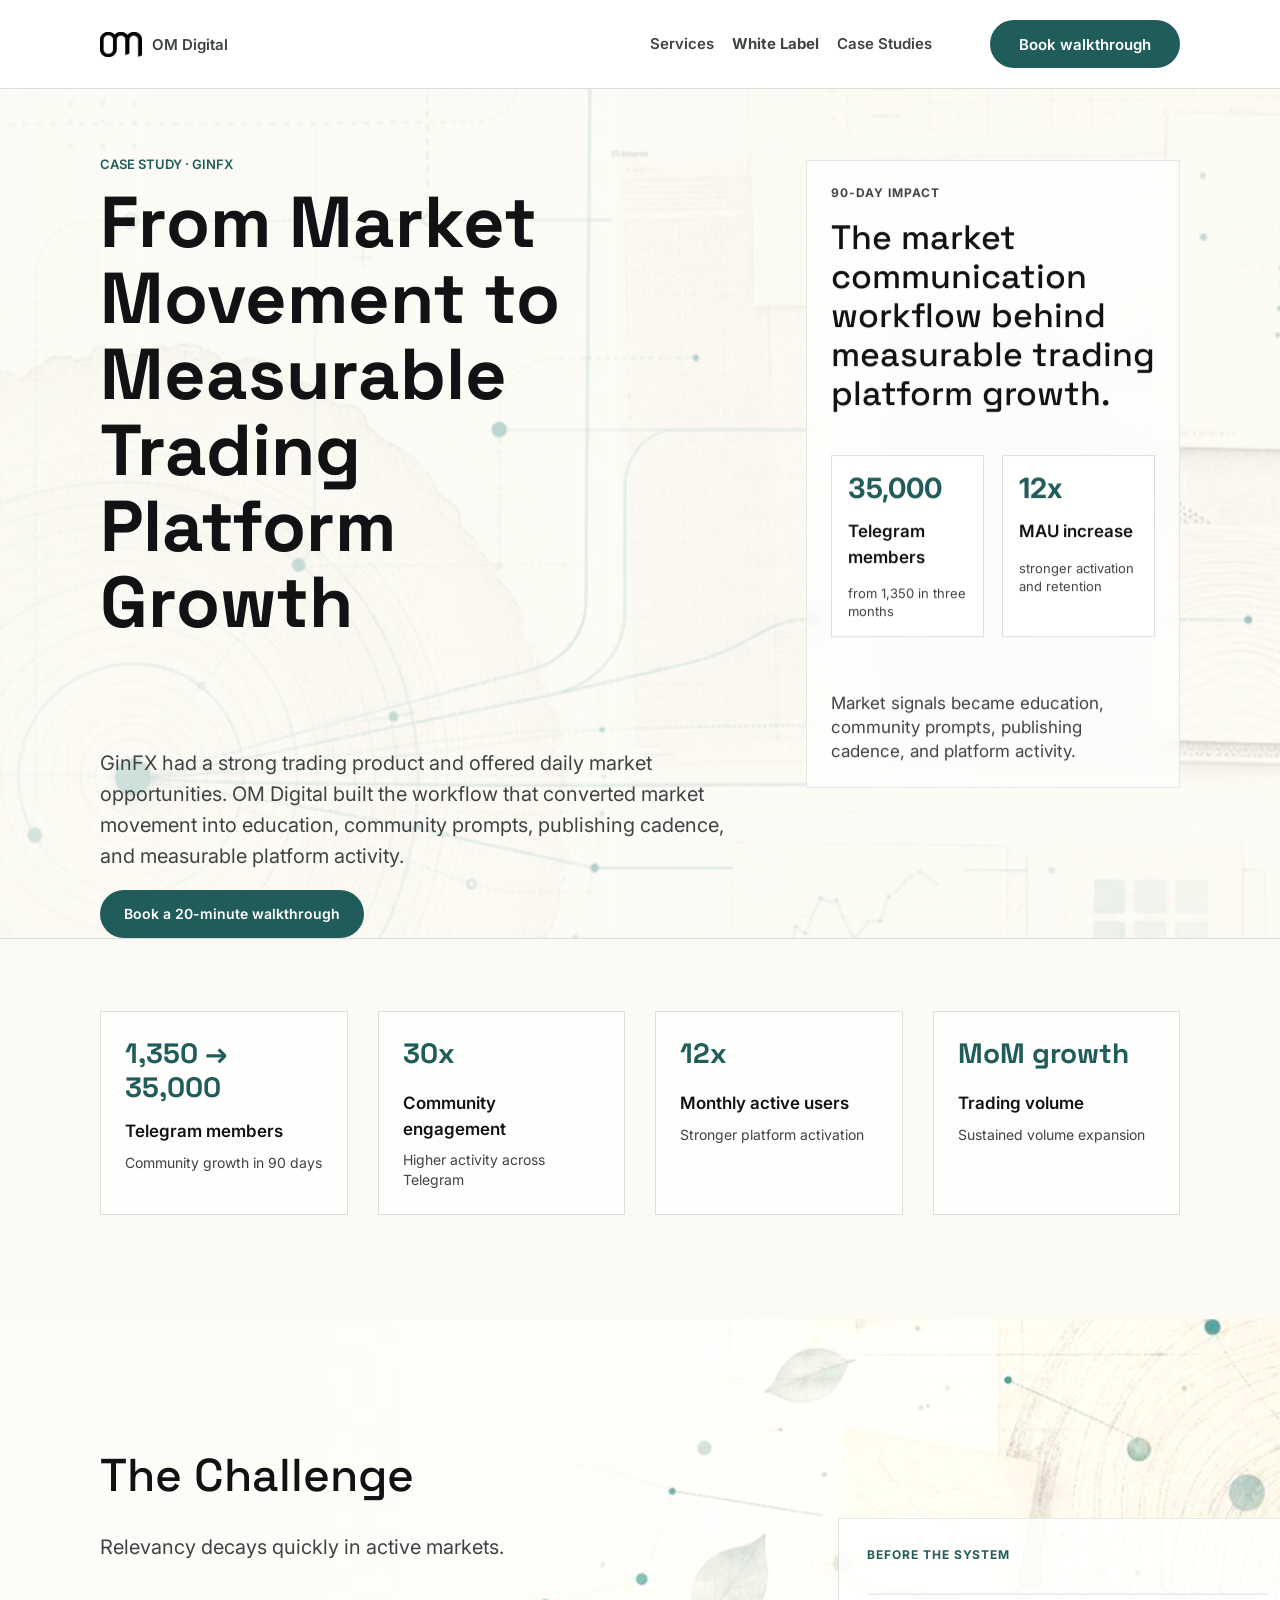
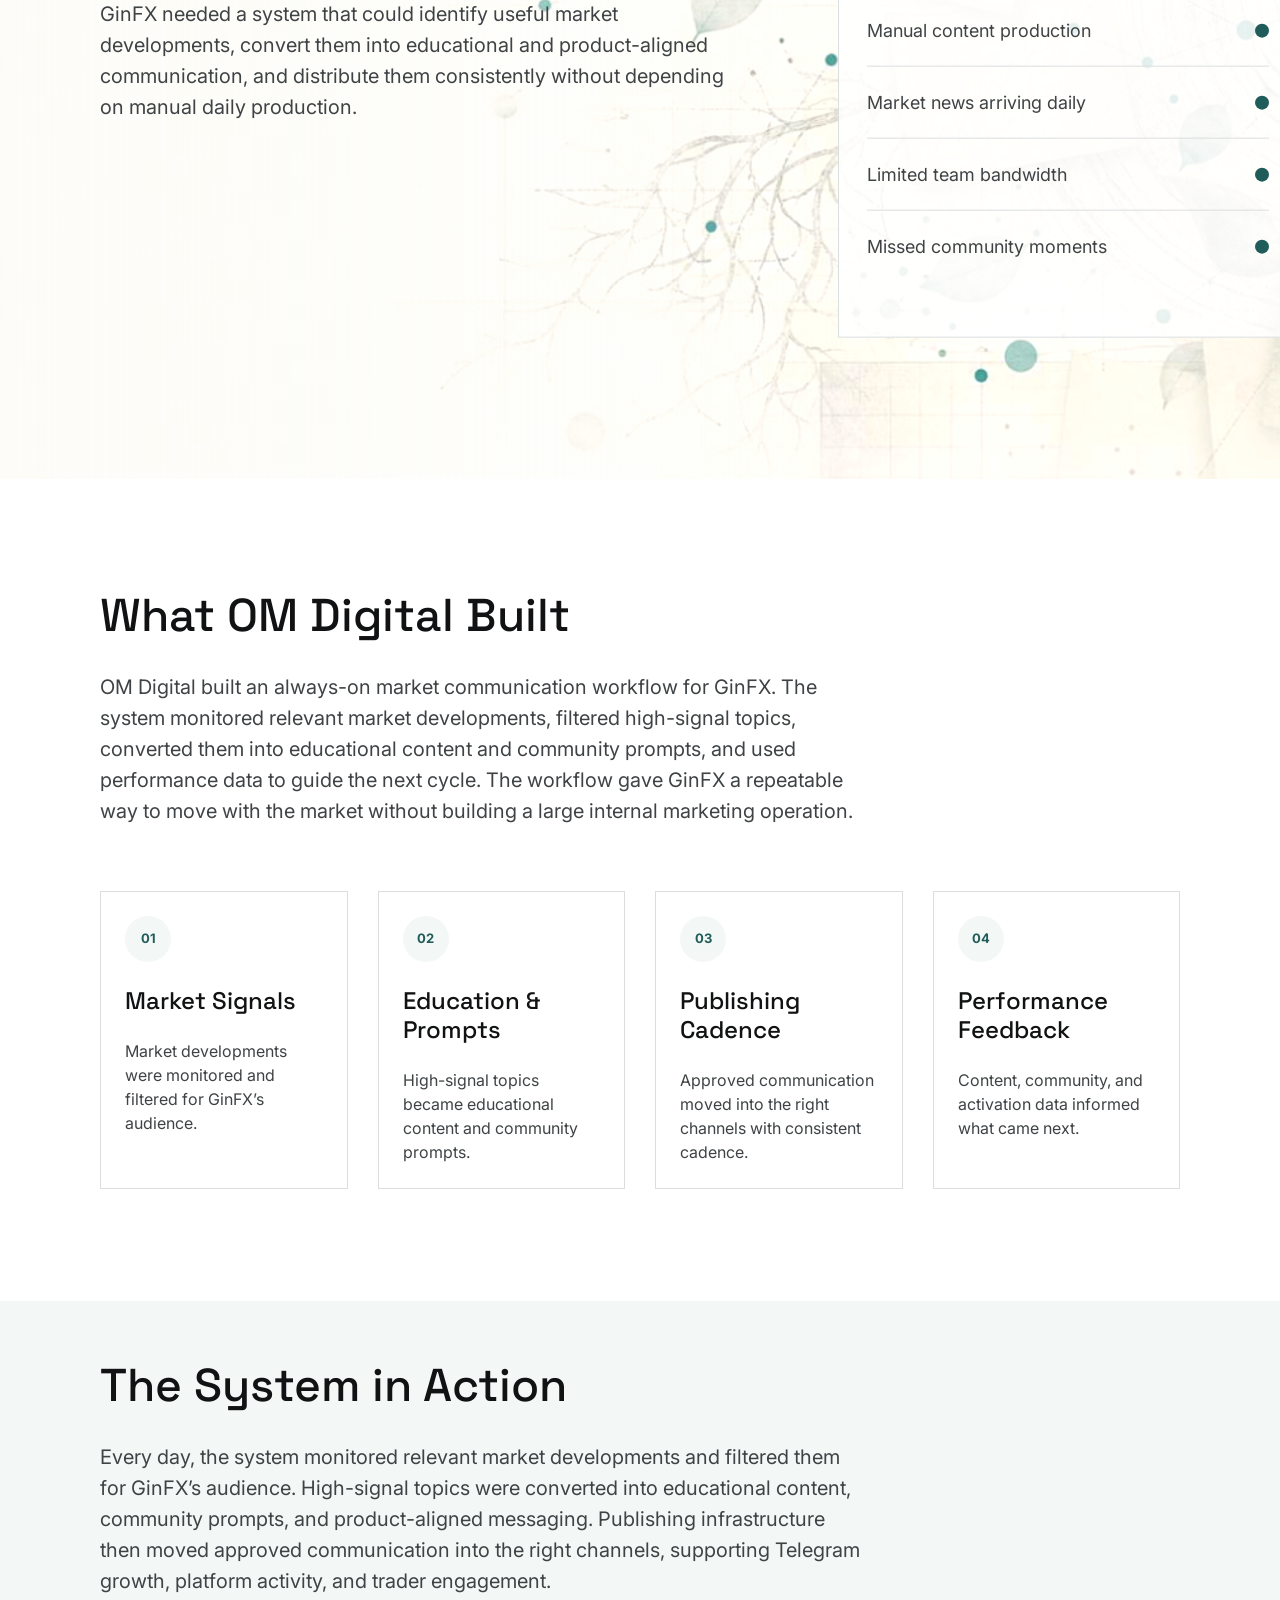
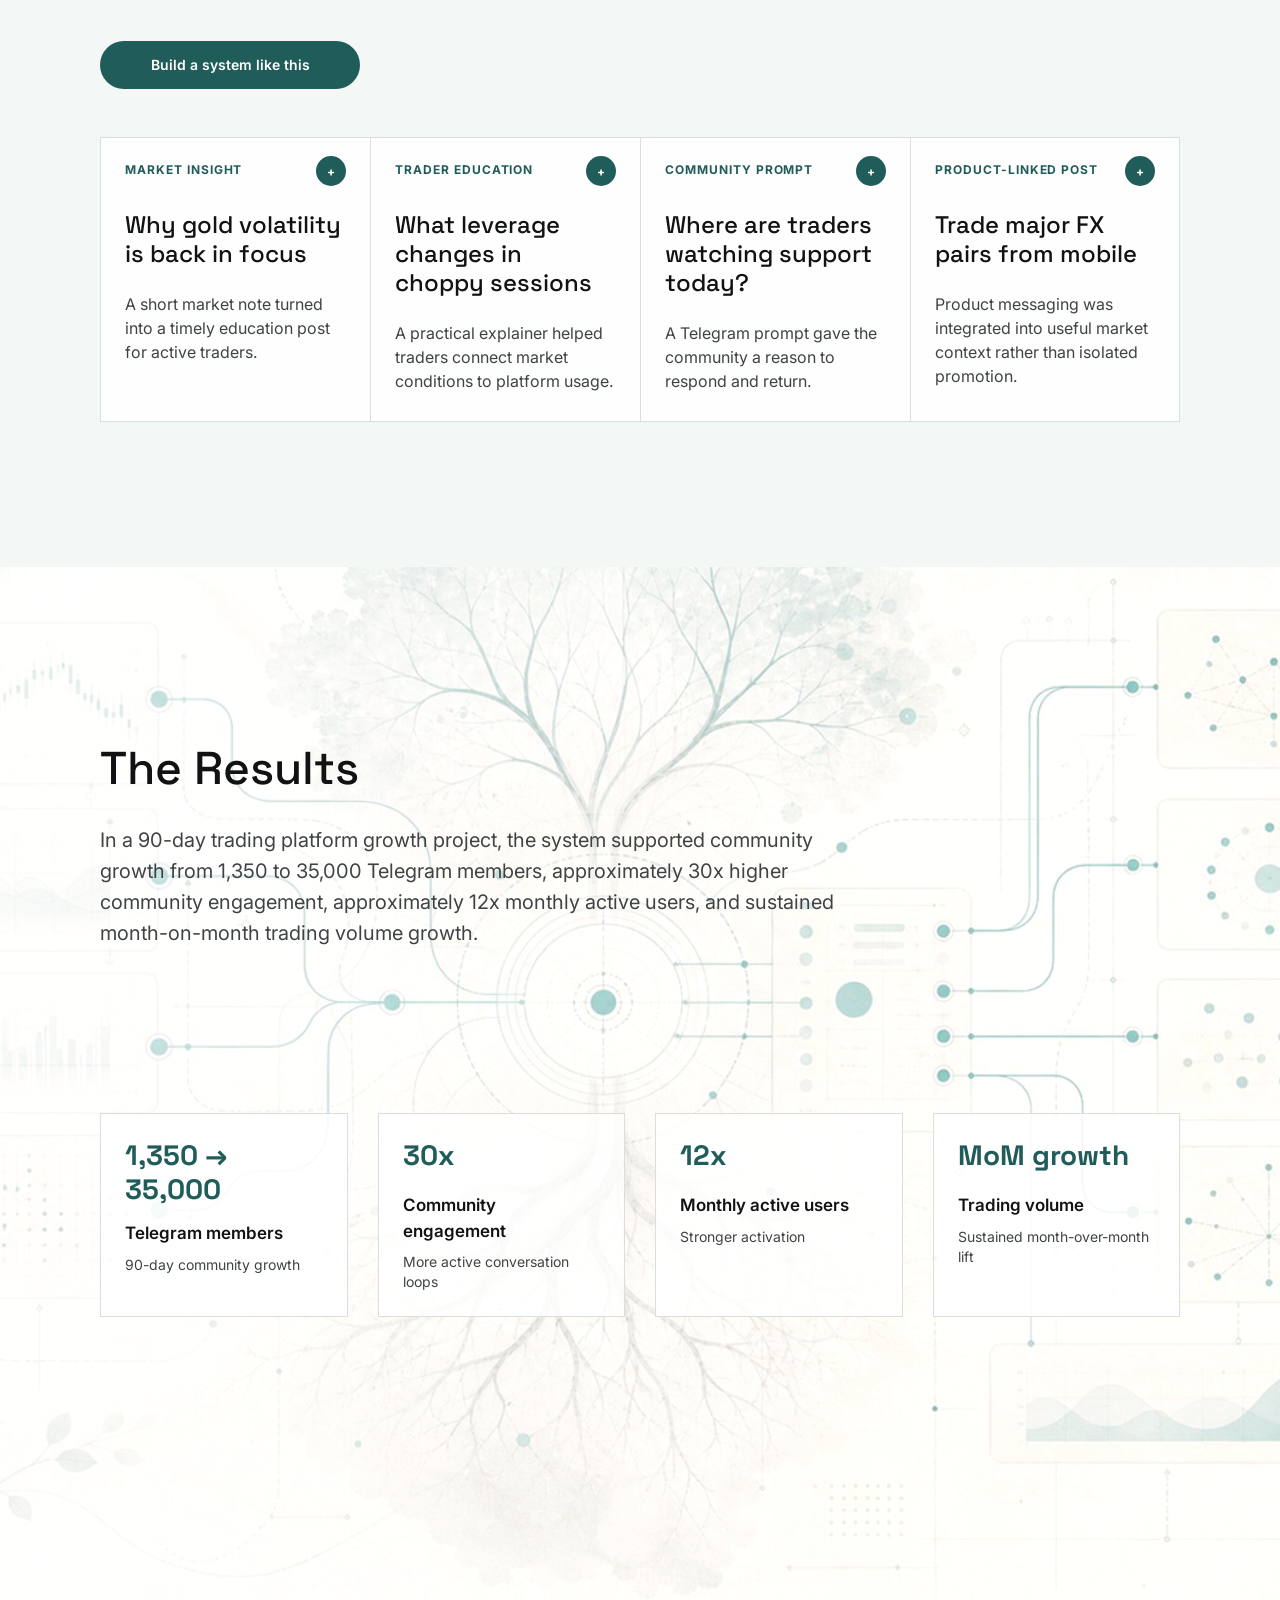
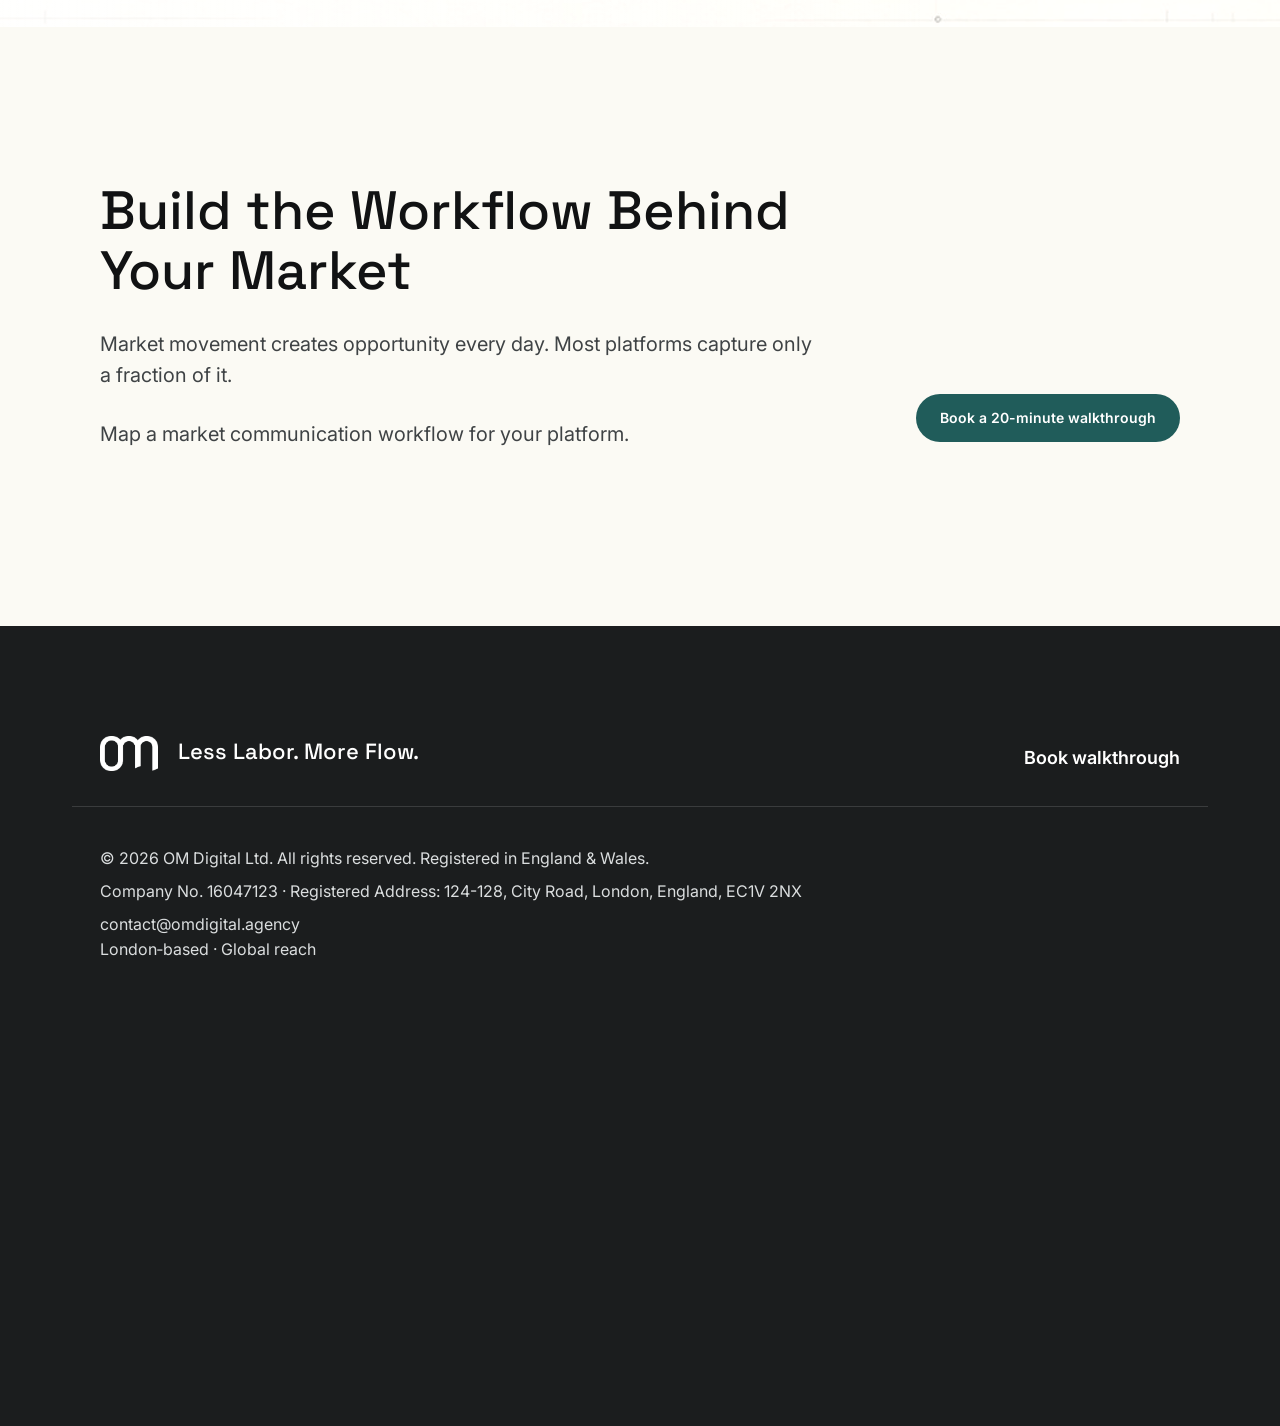
<file: case-study-ginfx.html>
<!DOCTYPE html>
<html lang="en">
<head>
  <meta charset="utf-8" />
  <script async src="https://www.googletagmanager.com/gtag/js?id=G-JQ6MYH6CL7"></script>
  <script>
    window.dataLayer = window.dataLayer || [];
    function gtag(){dataLayer.push(arguments);}
    gtag('js', new Date());
    gtag('config', 'G-JQ6MYH6CL7');
  </script>
  <script>(function(w,d,s,l,i){w[l]=w[l]||[];w[l].push({'gtm.start':
  new Date().getTime(),event:'gtm.js'});var f=d.getElementsByTagName(s)[0],
  j=d.createElement(s),dl=l!='dataLayer'?'&l='+l:'';j.async=true;j.src=
  'https://www.googletagmanager.com/gtm.js?id='+i+dl;f.parentNode.insertBefore(j,f);
  })(window,document,'script','dataLayer','GTM-KMB8G38M');</script>
  <meta property="og:title" content="Case Study: From Market Movement to Measurable Trading Platform Growth | OM Digital" />
  <meta property="og:description" content="How OM Digital built the market communication workflow that helped GinFX turn daily market movement into education, community prompts, publishing cadence, and platform activity." />
  <meta property="og:url" content="https://omdigital.agency/case-study-ginfx.html" />
  <meta property="og:type" content="article" />
  <meta property="og:image" content="https://omdigital.agency/images/case-study-ginfx-hero.png" />
  <meta name="twitter:card" content="summary_large_image" />
  <meta name="twitter:title" content="Case Study: GinFX Trading Platform Growth | OM Digital" />
  <meta name="twitter:description" content="How OM Digital built the market communication workflow behind measurable GinFX platform growth." />
  <meta name="twitter:image" content="https://omdigital.agency/images/case-study-ginfx-hero.png" />
  <meta name="viewport" content="width=device-width, initial-scale=1" />
  <meta name="theme-color" content="#fbfaf4" />
  <title>Case Study: GinFX Trading Platform Growth | OM Digital</title>
  <meta name="description" content="How OM Digital helped GinFX turn market signals into education, community prompts, publishing cadence, Telegram community growth, monthly active users, and sustained trading volume growth." />
  <meta name="robots" content="index, follow" />
  <link rel="canonical" href="https://omdigital.agency/case-study-ginfx.html" />
  <link rel="icon" type="image/png" href="images/om-logo-black.png" />
  <link rel="preconnect" href="https://fonts.googleapis.com" />
  <link rel="preconnect" href="https://fonts.gstatic.com" crossorigin />
  <link href="https://fonts.googleapis.com/css2?family=Inter:wght@400;600;700&family=Space+Grotesk:wght@500;700&display=swap" rel="stylesheet" />
  <link rel="preload" as="image" href="images/case-study-ginfx-hero.png" fetchpriority="high" />
  <link rel="stylesheet" href="styles/site.css" />
  <link rel="stylesheet" href="styles/home-v2.css?v=20260606-mobile-menu" />
  <link rel="stylesheet" href="styles/case-study-v2.css?v=20260606-2" />
  <link rel="stylesheet" href="styles/case-study-ginfx.css?v=20260618-1" />
  <script type="application/ld+json">
  {
    "@context": "https://schema.org",
    "@type": "Article",
    "headline": "From Market Movement to Measurable Trading Platform Growth",
    "description": "How OM Digital built the market communication workflow that helped GinFX turn daily market movement into education, community prompts, publishing cadence, and platform activity.",
    "author": {"@type": "Organization", "name": "OM Digital", "url": "https://omdigital.agency"},
    "publisher": {"@type": "Organization", "name": "OM Digital", "url": "https://omdigital.agency"},
    "url": "https://omdigital.agency/case-study-ginfx.html"
  }
  </script>
</head>
<body class="home-v2 case-study-v2 ginfx-case-study">
  <noscript><iframe src="https://www.googletagmanager.com/ns.html?id=GTM-KMB8G38M"
    height="0" width="0" style="display:none;visibility:hidden"></iframe></noscript>
  <nav class="nav home-v2-nav" aria-label="Primary navigation">
    <div class="wrap nav-inner">
      <a href="https://omdigital.agency/#top" class="brand">
        <img src="images/home-v2-logo-header.png" alt="OM Digital logo" />
        <span>OM Digital</span>
      </a>
      <button class="nav-toggle" aria-controls="nav-menu" aria-expanded="false" aria-label="Menu">
        <span class="bar"></span><span class="bar"></span><span class="bar"></span>
      </button>
      <div class="nav-menu" id="nav-menu">
        <button class="nav-close" aria-label="Close menu">✕</button>
        <ul>
          <li><a href="https://omdigital.agency/#what">Services</a></li>
          <li><a href="https://omdigital.agency/dailysignals"><strong>White Label</strong></a></li>
          <li><a href="https://omdigital.agency/case-studies">Case Studies</a></li>
        </ul>
      </div>
      <a class="home-v2-header-cta" href="https://calendly.com/om_digital" target="_blank" rel="noopener">Book walkthrough</a>
    </div>
  </nav>

  <main>
    <header id="top" class="ginfx-hero">
      <div class="ginfx-bg" data-parallax data-desktop-speed="0.16" data-mobile-speed="0.18">
        <img src="images/case-study-ginfx-hero.png" alt="" />
      </div>
      <div class="wrap ginfx-hero-grid">
        <div class="ginfx-hero-copy">
          <p class="cs-label">Case Study · GinFX</p>
          <h1>From Market Movement to Measurable Trading Platform Growth</h1>
          <p class="ginfx-lead">GinFX had a strong trading product and offered daily market opportunities. OM Digital built the workflow that converted market movement into education, community prompts, publishing cadence, and measurable platform activity.</p>
          <a class="cta-btn" href="https://calendly.com/om_digital" target="_blank" rel="noopener">Book a 20-minute walkthrough</a>
        </div>
        <aside class="ginfx-proof-panel" data-parallax data-desktop-speed="-0.08" data-mobile-speed="-0.05">
          <p class="ginfx-proof-label">90-Day Impact</p>
          <h2>The market communication workflow behind measurable trading platform growth.</h2>
          <div class="ginfx-proof-metrics">
            <article>
              <strong>35,000</strong>
              <span>Telegram members</span>
              <p>from 1,350 in three months</p>
            </article>
            <article>
              <strong>12x</strong>
              <span>MAU increase</span>
              <p>stronger activation and retention</p>
            </article>
          </div>
          <p class="ginfx-proof-footer">Market signals became education, community prompts, publishing cadence, and platform activity.</p>
        </aside>
      </div>
    </header>

    <section class="ginfx-metrics" aria-label="GinFX 90-day metrics">
      <div class="wrap ginfx-metric-grid">
        <article><strong>1,350 → 35,000</strong><span>Telegram members</span><p>Community growth in 90 days</p></article>
        <article><strong>30x</strong><span>Community engagement</span><p>Higher activity across Telegram</p></article>
        <article><strong>12x</strong><span>Monthly active users</span><p>Stronger platform activation</p></article>
        <article><strong>MoM growth</strong><span>Trading volume</span><p>Sustained volume expansion</p></article>
      </div>
    </section>

    <section class="ginfx-challenge">
      <div class="ginfx-bg" data-parallax data-desktop-speed="0.14" data-mobile-speed="0.16">
        <img src="images/case-study-ginfx-challenge.png" alt="" />
      </div>
      <div class="ginfx-readability"></div>
      <div class="wrap ginfx-challenge-grid">
        <div class="ginfx-section-copy">
          <h2>The Challenge</h2>
          <p>Relevancy decays quickly in active markets.</p>
          <p>GinFX needed a system that could identify useful market developments, convert them into educational and product-aligned communication, and distribute them consistently without depending on manual daily production.</p>
        </div>
        <aside class="ginfx-before-card" data-parallax data-desktop-speed="-0.06" data-mobile-speed="-0.04">
          <p>Before The System</p>
          <ul>
            <li>Manual content production</li>
            <li>Market news arriving daily</li>
            <li>Limited team bandwidth</li>
            <li>Missed community moments</li>
          </ul>
        </aside>
      </div>
    </section>

    <section class="ginfx-system">
      <div class="wrap">
        <div class="ginfx-section-copy">
          <h2>What OM Digital Built</h2>
          <p>OM Digital built an always-on market communication workflow for GinFX. The system monitored relevant market developments, filtered high-signal topics, converted them into educational content and community prompts, and used performance data to guide the next cycle. The workflow gave GinFX a repeatable way to move with the market without building a large internal marketing operation.</p>
        </div>
        <div class="ginfx-steps">
          <article><span>01</span><h3>Market Signals</h3><p>Market developments were monitored and filtered for GinFX’s audience.</p></article>
          <article><span>02</span><h3>Education &amp; Prompts</h3><p>High-signal topics became educational content and community prompts.</p></article>
          <article><span>03</span><h3>Publishing Cadence</h3><p>Approved communication moved into the right channels with consistent cadence.</p></article>
          <article><span>04</span><h3>Performance Feedback</h3><p>Content, community, and activation data informed what came next.</p></article>
        </div>
      </div>
    </section>

    <section class="ginfx-samples">
      <div class="wrap">
        <div class="ginfx-section-copy">
          <h2>The System in Action</h2>
          <p>Every day, the system monitored relevant market developments and filtered them for GinFX’s audience. High-signal topics were converted into educational content, community prompts, and product-aligned messaging. Publishing infrastructure then moved approved communication into the right channels, supporting Telegram growth, platform activity, and trader engagement.</p>
          <a class="cta-btn" href="https://calendly.com/om_digital" target="_blank" rel="noopener">Build a system like this</a>
        </div>
        <div class="ginfx-post-grid">
          <article><span>Market Insight</span><h3>Why gold volatility is back in focus</h3><p>A short market note turned into a timely education post for active traders.</p></article>
          <article><span>Trader Education</span><h3>What leverage changes in choppy sessions</h3><p>A practical explainer helped traders connect market conditions to platform usage.</p></article>
          <article><span>Community Prompt</span><h3>Where are traders watching support today?</h3><p>A Telegram prompt gave the community a reason to respond and return.</p></article>
          <article><span>Product-Linked Post</span><h3>Trade major FX pairs from mobile</h3><p>Product messaging was integrated into useful market context rather than isolated promotion.</p></article>
        </div>
      </div>
    </section>

    <section class="ginfx-results">
      <div class="ginfx-bg" data-parallax data-desktop-speed="0.18" data-mobile-speed="0.20">
        <img src="images/case-study-ginfx-results.png" alt="" />
      </div>
      <div class="ginfx-readability"></div>
      <div class="wrap">
        <div class="ginfx-section-copy">
          <h2>The Results</h2>
          <p>In a 90-day trading platform growth project, the system supported community growth from 1,350 to 35,000 Telegram members, approximately 30x higher community engagement, approximately 12x monthly active users, and sustained month-on-month trading volume growth.</p>
        </div>
        <div class="ginfx-metric-grid ginfx-results-grid">
          <article><strong>1,350 → 35,000</strong><span>Telegram members</span><p>90-day community growth</p></article>
          <article><strong>30x</strong><span>Community engagement</span><p>More active conversation loops</p></article>
          <article><strong>12x</strong><span>Monthly active users</span><p>Stronger activation</p></article>
          <article><strong>MoM growth</strong><span>Trading volume</span><p>Sustained month-over-month lift</p></article>
        </div>
      </div>
    </section>

    <section class="ginfx-closing">
      <div class="wrap ginfx-closing-grid">
        <div>
          <h2>Build the Workflow Behind Your Market</h2>
          <p>Market movement creates opportunity every day. Most platforms capture only a fraction of it.</p>
          <p>Map a market communication workflow for your platform.</p>
        </div>
        <a class="cta-btn" href="https://calendly.com/om_digital" target="_blank" rel="noopener">Book a 20-minute walkthrough</a>
      </div>
    </section>
  </main>

  <footer>
    <div class="wrap">
      <a class="home-v2-footer-cta" href="https://calendly.com/om_digital" target="_blank" rel="noopener">Book walkthrough</a>
      <div class="grid" style="grid-template-columns: 1fr auto; gap: 12px;">
        <p>© 2026 OM Digital Ltd. All rights reserved. Registered in England & Wales.</p>
      </div>
      <p class="muted" style="margin-top:8px">Company No. 16047123 · Registered Address: 124-128, City Road, London, England, EC1V 2NX</p>
      <p class="muted" style="margin-top:8px"><a href="mailto:contact@omdigital.agency" style="color:inherit; text-decoration:none;">contact@omdigital.agency</a></p>
      <p><strong>London‑based · Global reach</strong></p>
    </div>
  </footer>
  <script src="scripts/case-study-v2.js?v=20260619-1"></script>
</body>
</html>
</file>
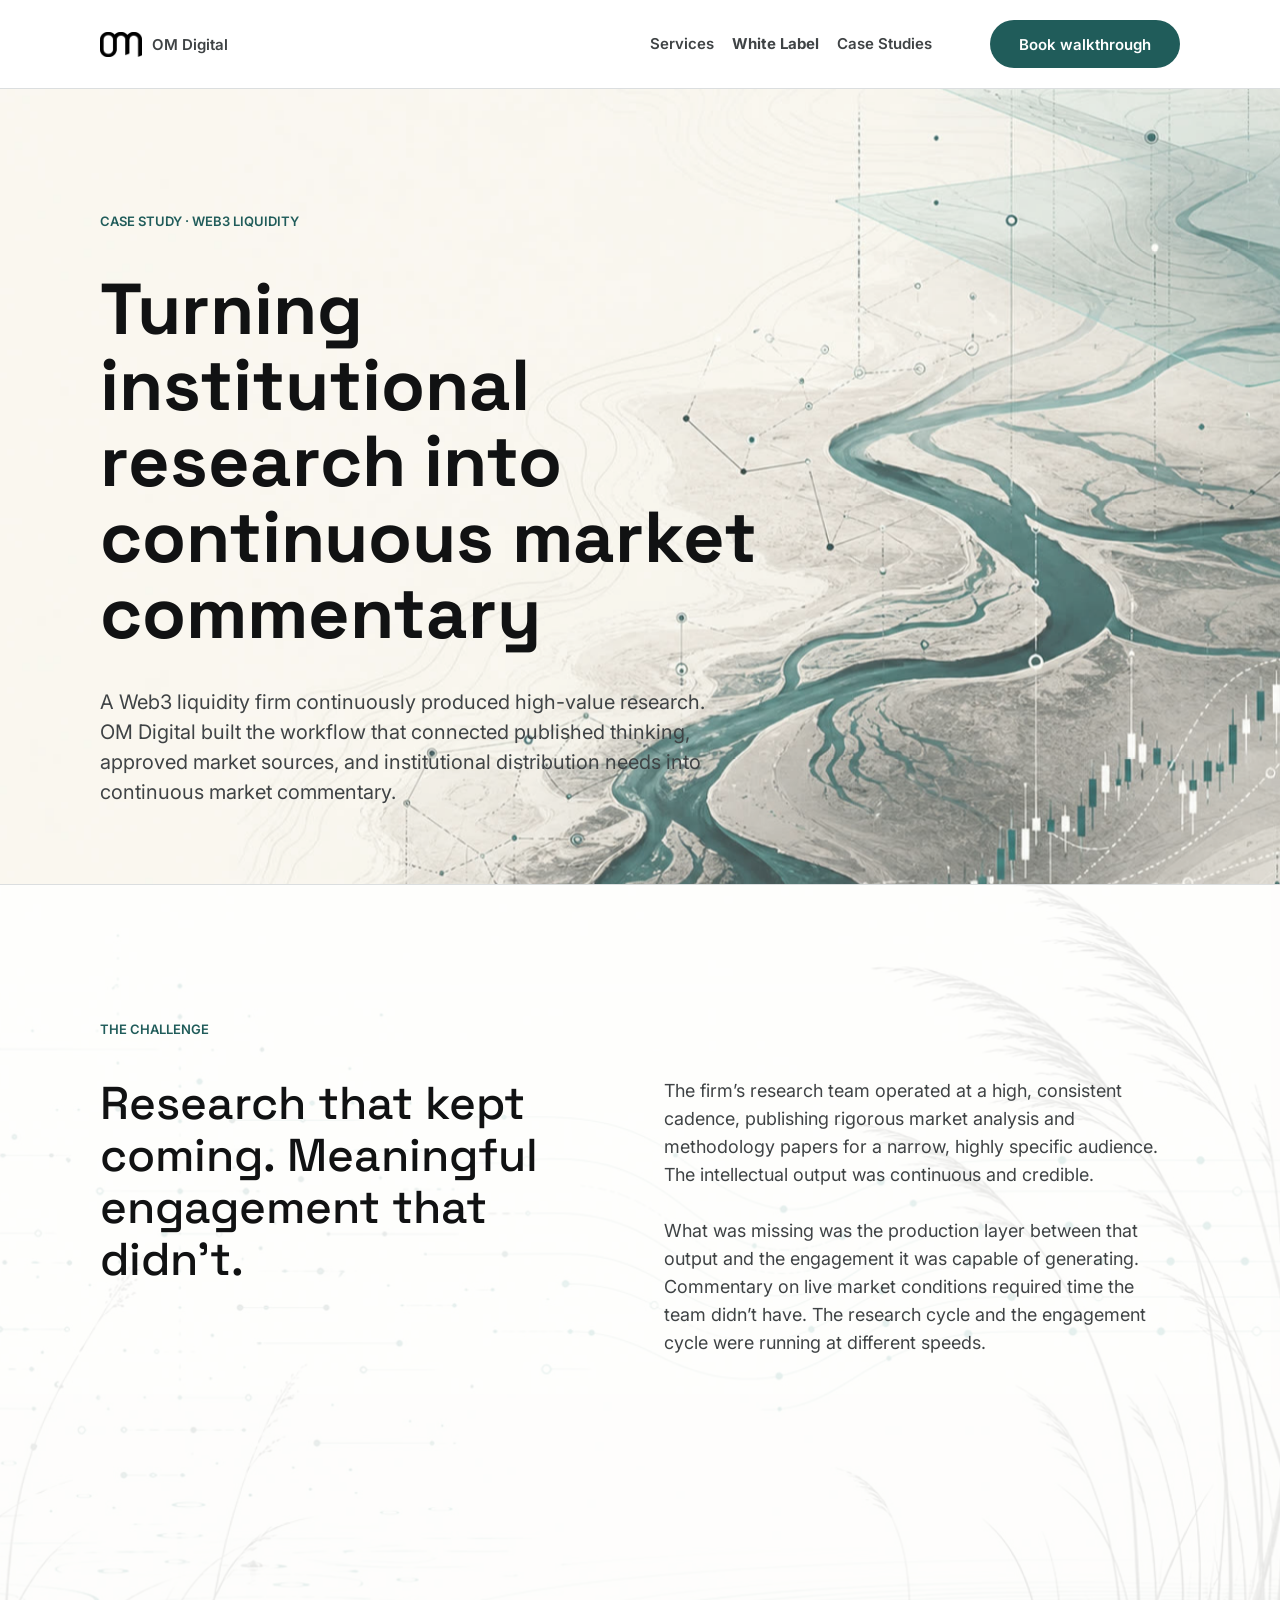
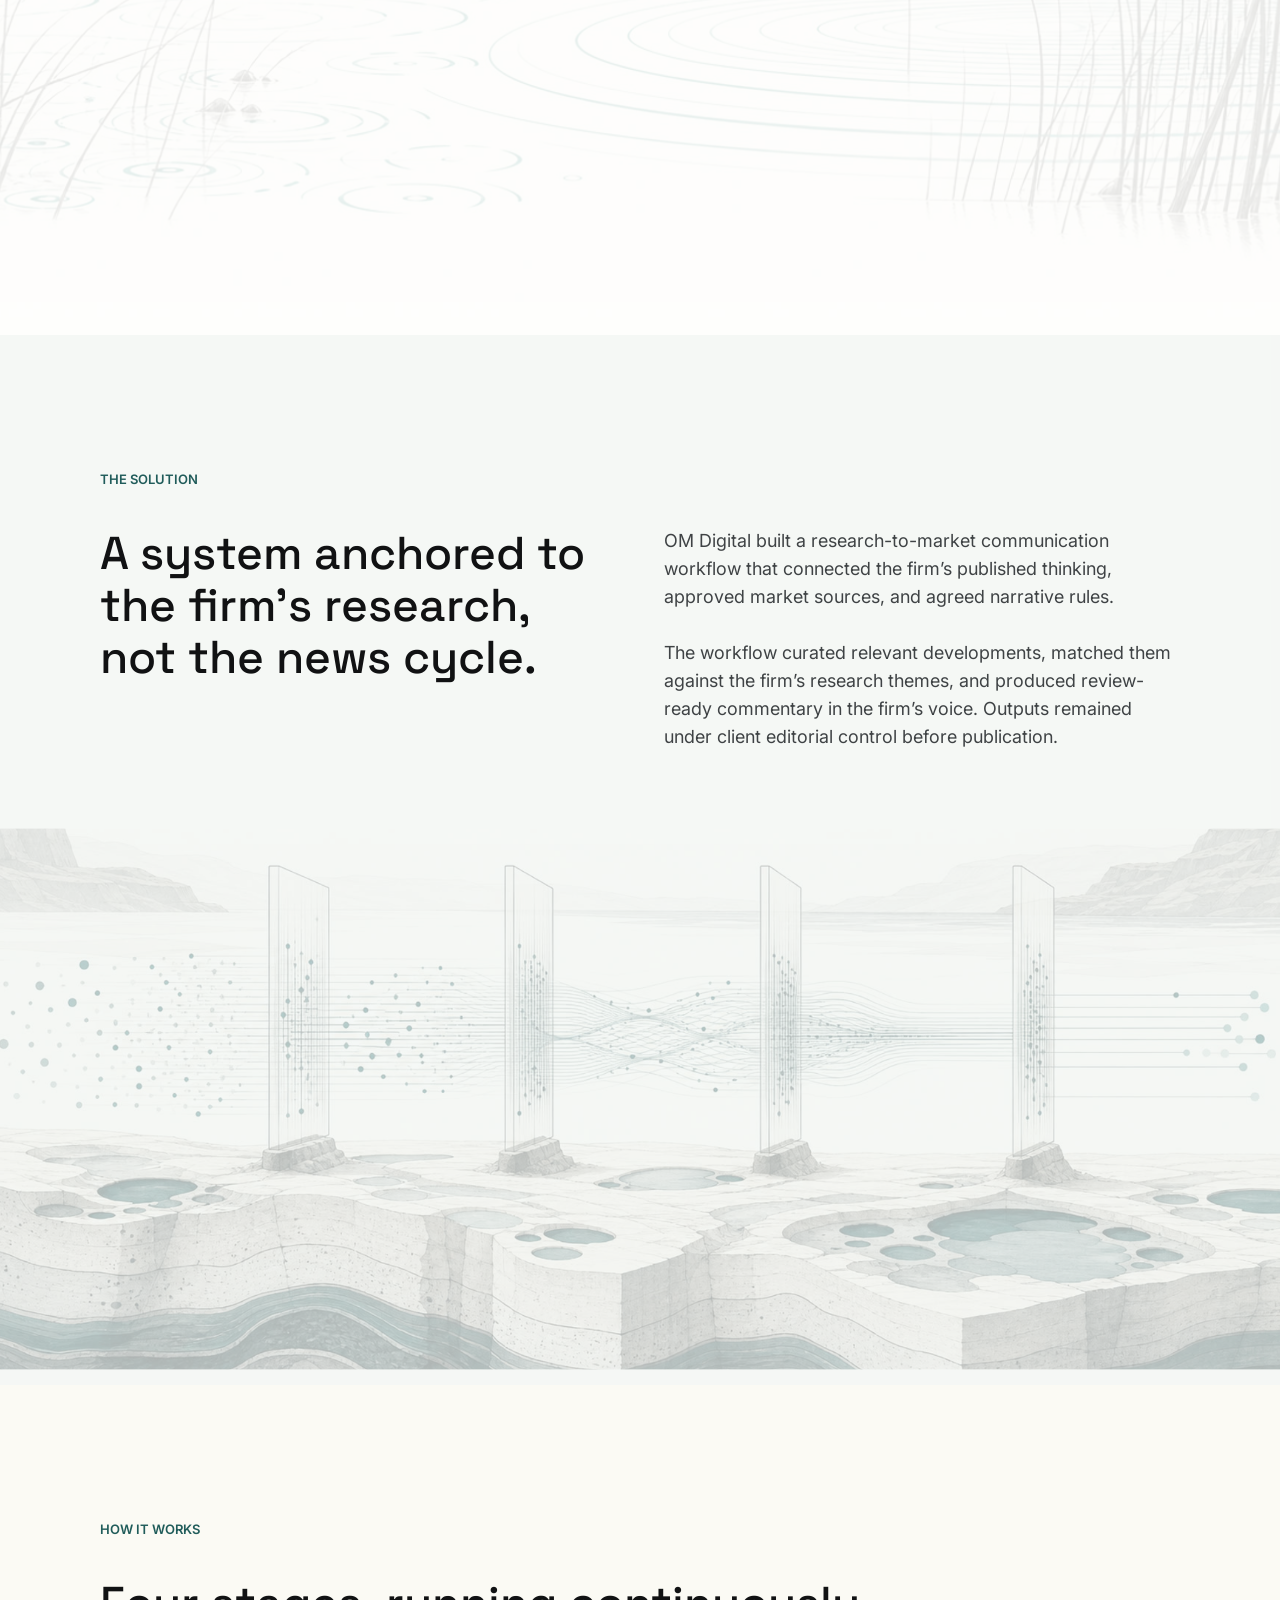
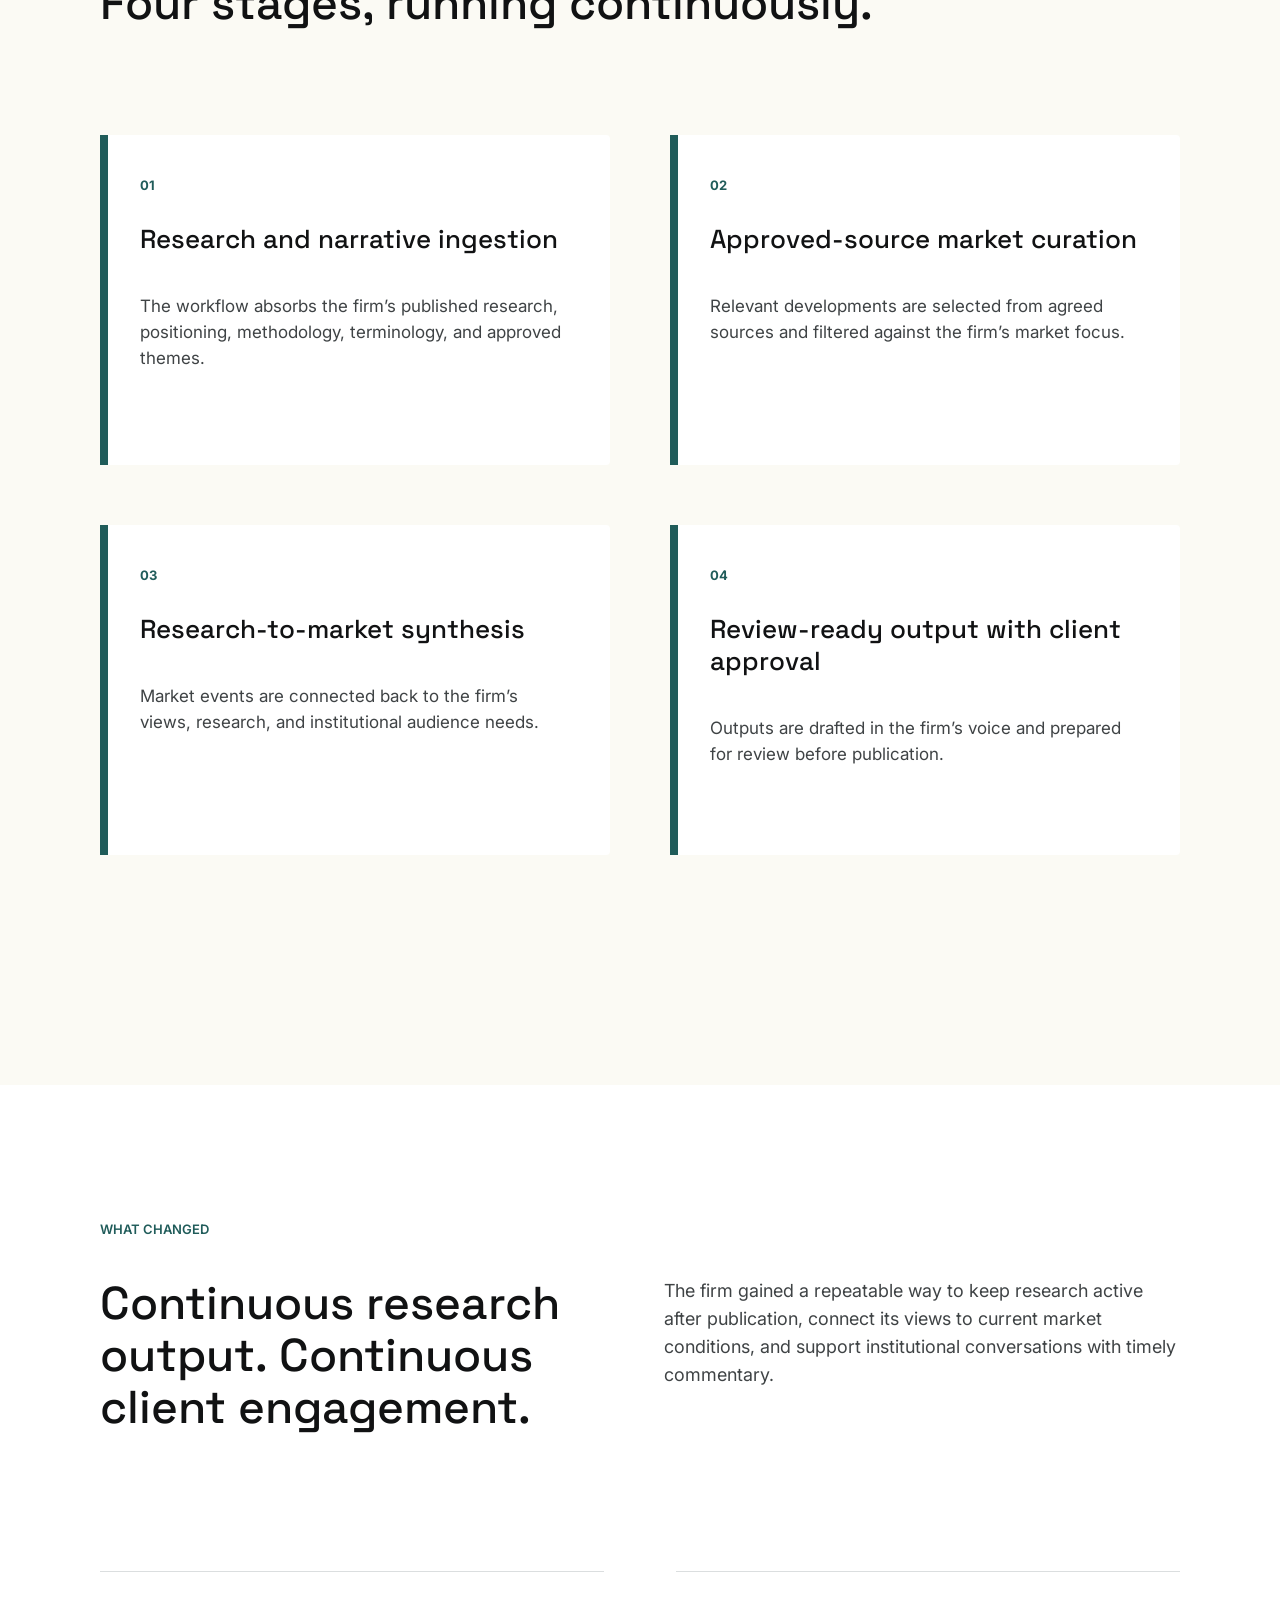
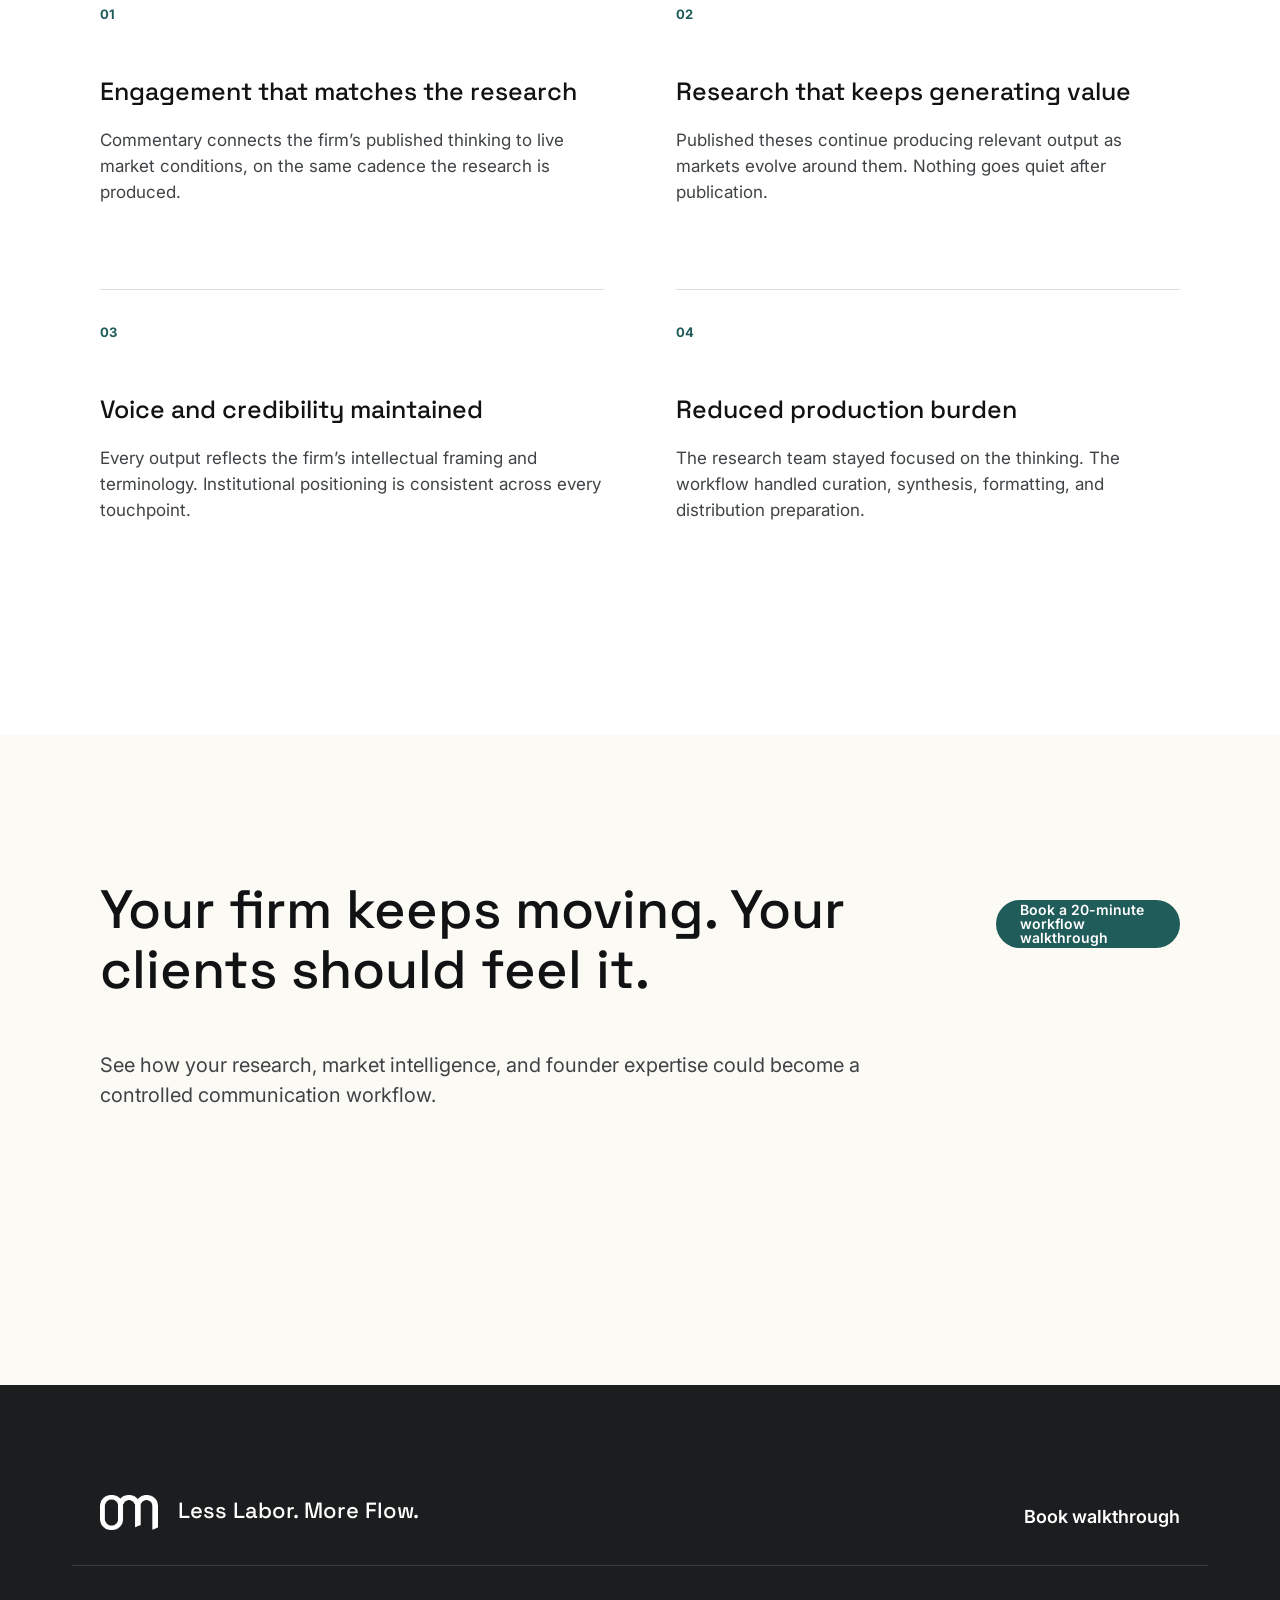
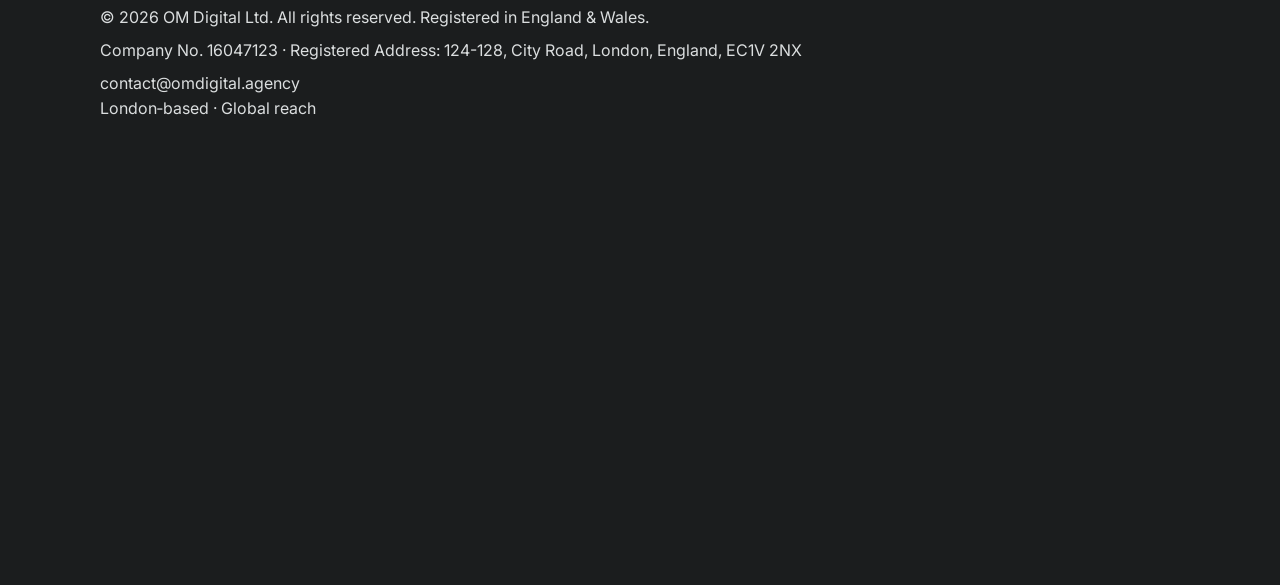
<file: case-study-web3-liquidity.html>
<!DOCTYPE html>
<html lang="en">
<head>
  <meta charset="utf-8" />
  <script async src="https://www.googletagmanager.com/gtag/js?id=G-JQ6MYH6CL7"></script>
  <script>
    window.dataLayer = window.dataLayer || [];
    function gtag(){dataLayer.push(arguments);}
    gtag('js', new Date());
    gtag('config', 'G-JQ6MYH6CL7');
  </script>
  <script>(function(w,d,s,l,i){w[l]=w[l]||[];w[l].push({'gtm.start':
  new Date().getTime(),event:'gtm.js'});var f=d.getElementsByTagName(s)[0],
  j=d.createElement(s),dl=l!='dataLayer'?'&l='+l:'';j.async=true;j.src=
  'https://www.googletagmanager.com/gtm.js?id='+i+dl;f.parentNode.insertBefore(j,f);
  })(window,document,'script','dataLayer','GTM-KMB8G38M');</script>
  <meta property="og:title" content="Case Study: Turning Institutional Research into Continuous Market Commentary | OM Digital" />
  <meta property="og:description" content="How OM Digital built a research-to-market communication workflow for a Web3 liquidity firm, connecting published thinking, approved market sources, and review-ready commentary." />
  <meta property="og:url" content="https://omdigital.agency/case-study-web3-liquidity.html" />
  <meta property="og:type" content="article" />
  <meta property="og:image" content="https://omdigital.agency/images/case-study-hero-river.png" />
  <meta name="twitter:card" content="summary_large_image" />
  <meta name="twitter:title" content="Case Study: Turning Institutional Research into Continuous Market Commentary | OM Digital" />
  <meta name="twitter:description" content="How OM Digital built a research-to-market communication workflow for a Web3 liquidity firm." />
  <meta name="twitter:image" content="https://omdigital.agency/images/case-study-hero-river.png" />
  <meta name="viewport" content="width=device-width, initial-scale=1" />
  <meta name="theme-color" content="#fbfaf4" />
  <title>Case Study: Turning Institutional Research into Continuous Market Commentary | OM Digital</title>
  <meta name="description" content="How OM Digital built a research-to-market communication workflow for a Web3 liquidity firm, connecting published thinking, approved market sources, and review-ready commentary." />
  <meta name="robots" content="index, follow" />
  <link rel="canonical" href="https://omdigital.agency/case-study-web3-liquidity.html" />
  <link rel="icon" type="image/png" href="images/om-logo-black.png" />
  <link rel="preconnect" href="https://fonts.googleapis.com" />
  <link rel="preconnect" href="https://fonts.gstatic.com" crossorigin />
  <link href="https://fonts.googleapis.com/css2?family=Inter:wght@400;600;700&family=Space+Grotesk:wght@500;700&display=swap" rel="stylesheet" />
  <link rel="preload" as="image" href="images/case-study-hero-river.png" fetchpriority="high" />
  <link rel="stylesheet" href="styles/site.css" />
  <link rel="stylesheet" href="styles/home-v2.css?v=20260606-mobile-menu" />
  <link rel="stylesheet" href="styles/case-study-v2.css?v=20260618-1" />
  <script type="application/ld+json">
  {
    "@context": "https://schema.org",
    "@type": "Article",
    "headline": "Case Study: Turning Institutional Research into Continuous Market Commentary",
    "description": "How OM Digital built a research-to-market communication workflow for a Web3 liquidity firm, connecting published thinking, approved market sources, and review-ready commentary.",
    "author": {"@type": "Organization", "name": "OM Digital", "url": "https://omdigital.agency"},
    "publisher": {"@type": "Organization", "name": "OM Digital", "url": "https://omdigital.agency"},
    "url": "https://omdigital.agency/case-study-web3-liquidity.html"
  }
  </script>
</head>
<body class="home-v2 case-study-v2">
  <noscript><iframe src="https://www.googletagmanager.com/ns.html?id=GTM-KMB8G38M"
    height="0" width="0" style="display:none;visibility:hidden"></iframe></noscript>
  <nav class="nav home-v2-nav" aria-label="Primary navigation">
    <div class="wrap nav-inner">
      <a href="https://omdigital.agency/#top" class="brand">
        <img src="images/home-v2-logo-header.png" alt="OM Digital logo" />
        <span>OM Digital</span>
      </a>
      <button class="nav-toggle" aria-controls="nav-menu" aria-expanded="false" aria-label="Menu">
        <span class="bar"></span><span class="bar"></span><span class="bar"></span>
      </button>
      <div class="nav-menu" id="nav-menu">
        <button class="nav-close" aria-label="Close menu">✕</button>
        <ul>
          <li><a href="https://omdigital.agency/#what">Services</a></li>
          <li><a href="https://omdigital.agency/dailysignals"><strong>White Label</strong></a></li>
          <li><a href="https://omdigital.agency/case-studies">Case Studies</a></li>
        </ul>
      </div>
      <a class="home-v2-header-cta" href="https://calendly.com/om_digital" target="_blank" rel="noopener">Book walkthrough</a>
    </div>
  </nav>

  <main>
    <header id="top" class="cs-hero">
      <div class="cs-visual" data-parallax data-desktop-speed="0.12" data-mobile-speed="0.10">
        <img src="images/case-study-hero-river.png" alt="" />
      </div>
      <div class="cs-veil"></div>
      <div class="wrap cs-hero-copy">
        <p class="cs-label">Case Study · Web3 Liquidity</p>
        <h1>Turning institutional research into continuous market commentary</h1>
        <p class="cs-lead">A Web3 liquidity firm continuously produced high-value research. OM Digital built the workflow that connected published thinking, approved market sources, and institutional distribution needs into continuous market commentary.</p>
        <a class="cta-btn cs-mobile-hero-cta" href="https://calendly.com/om_digital" target="_blank" rel="noopener">Book a 20-minute walkthrough</a>
      </div>
    </header>

    <section class="cs-editorial cs-challenge">
      <div class="cs-visual" data-parallax data-desktop-speed="0.14" data-mobile-speed="0.12">
        <img src="images/case-study-challenge-reeds.png" alt="" />
      </div>
      <div class="cs-veil"></div>
      <div class="wrap cs-split">
        <div>
          <p class="cs-label">The Challenge</p>
          <h2>Research that kept coming. Meaningful engagement that didn’t.</h2>
        </div>
        <div class="cs-prose">
          <p>The firm’s research team operated at a high, consistent cadence, publishing rigorous market analysis and methodology papers for a narrow, highly specific audience. The intellectual output was continuous and credible.</p>
          <p>What was missing was the production layer between that output and the engagement it was capable of generating. Commentary on live market conditions required time the team didn’t have. The research cycle and the engagement cycle were running at different speeds.</p>
        </div>
      </div>
    </section>

    <section class="cs-editorial cs-solution">
      <div class="cs-visual cs-solution-visual" data-parallax data-desktop-speed="0.16" data-mobile-speed="0.14">
        <img src="images/case-study-solution-system.png" alt="" />
      </div>
      <div class="cs-veil"></div>
      <div class="wrap cs-split">
        <div>
          <p class="cs-label">The Solution</p>
          <h2>A system anchored to the firm’s research, not the news cycle.</h2>
        </div>
        <div class="cs-prose">
          <p>OM Digital built a research-to-market communication workflow that connected the firm’s published thinking, approved market sources, and agreed narrative rules.</p>
          <p>The workflow curated relevant developments, matched them against the firm’s research themes, and produced review-ready commentary in the firm’s voice. Outputs remained under client editorial control before publication.</p>
        </div>
      </div>
    </section>

    <section class="cs-process">
      <div class="wrap">
        <p class="cs-label">How It Works</p>
        <h2>Four stages, running continuously.</h2>
        <div class="cs-process-grid">
          <article class="cs-process-card"><span>01</span><h3>Research and narrative ingestion</h3><p>The workflow absorbs the firm’s published research, positioning, methodology, terminology, and approved themes.</p></article>
          <article class="cs-process-card"><span>02</span><h3>Approved-source market curation</h3><p>Relevant developments are selected from agreed sources and filtered against the firm’s market focus.</p></article>
          <article class="cs-process-card"><span>03</span><h3>Research-to-market synthesis</h3><p>Market events are connected back to the firm’s views, research, and institutional audience needs.</p></article>
          <article class="cs-process-card"><span>04</span><h3>Review-ready output with client approval</h3><p>Outputs are drafted in the firm’s voice and prepared for review before publication.</p></article>
        </div>
      </div>
    </section>

    <section class="cs-results">
      <div class="wrap">
        <div class="cs-split cs-results-intro">
          <div><p class="cs-label">What Changed</p><h2>Continuous research output. Continuous client engagement.</h2></div>
          <p class="cs-results-lead">The firm gained a repeatable way to keep research active after publication, connect its views to current market conditions, and support institutional conversations with timely commentary.</p>
        </div>
        <div class="cs-outcomes">
          <article><span>01</span><h3>Engagement that matches the research</h3><p>Commentary connects the firm’s published thinking to live market conditions, on the same cadence the research is produced.</p></article>
          <article><span>02</span><h3>Research that keeps generating value</h3><p>Published theses continue producing relevant output as markets evolve around them. Nothing goes quiet after publication.</p></article>
          <article><span>03</span><h3>Voice and credibility maintained</h3><p>Every output reflects the firm’s intellectual framing and terminology. Institutional positioning is consistent across every touchpoint.</p></article>
          <article><span>04</span><h3>Reduced production burden</h3><p>The research team stayed focused on the thinking. The workflow handled curation, synthesis, formatting, and distribution preparation.</p></article>
        </div>
      </div>
    </section>

    <section class="cs-closing">
      <div class="wrap cs-closing-grid">
        <div>
          <h2>Your firm keeps moving. Your clients should feel it.</h2>
          <p>See how your research, market intelligence, and founder expertise could become a controlled communication workflow.</p>
        </div>
        <a class="cta-btn" href="https://calendly.com/om_digital" target="_blank" rel="noopener">Book a 20-minute workflow walkthrough</a>
      </div>
    </section>
  </main>

  <footer>
    <div class="wrap">
      <a class="home-v2-footer-cta" href="https://calendly.com/om_digital" target="_blank" rel="noopener">Book walkthrough</a>
      <div class="grid" style="grid-template-columns: 1fr auto; gap: 12px;">
        <p>© 2026 OM Digital Ltd. All rights reserved. Registered in England & Wales.</p>
      </div>
      <p class="muted" style="margin-top:8px">Company No. 16047123 · Registered Address: 124-128, City Road, London, England, EC1V 2NX</p>
      <p class="muted" style="margin-top:8px"><a href="mailto:contact@omdigital.agency" style="color:inherit; text-decoration:none;">contact@omdigital.agency</a></p>
      <p><strong>London‑based · Global reach</strong></p>
    </div>
  </footer>
  <script src="scripts/case-study-v2.js?v=20260619-1"></script>
</body>
</html>
</file>
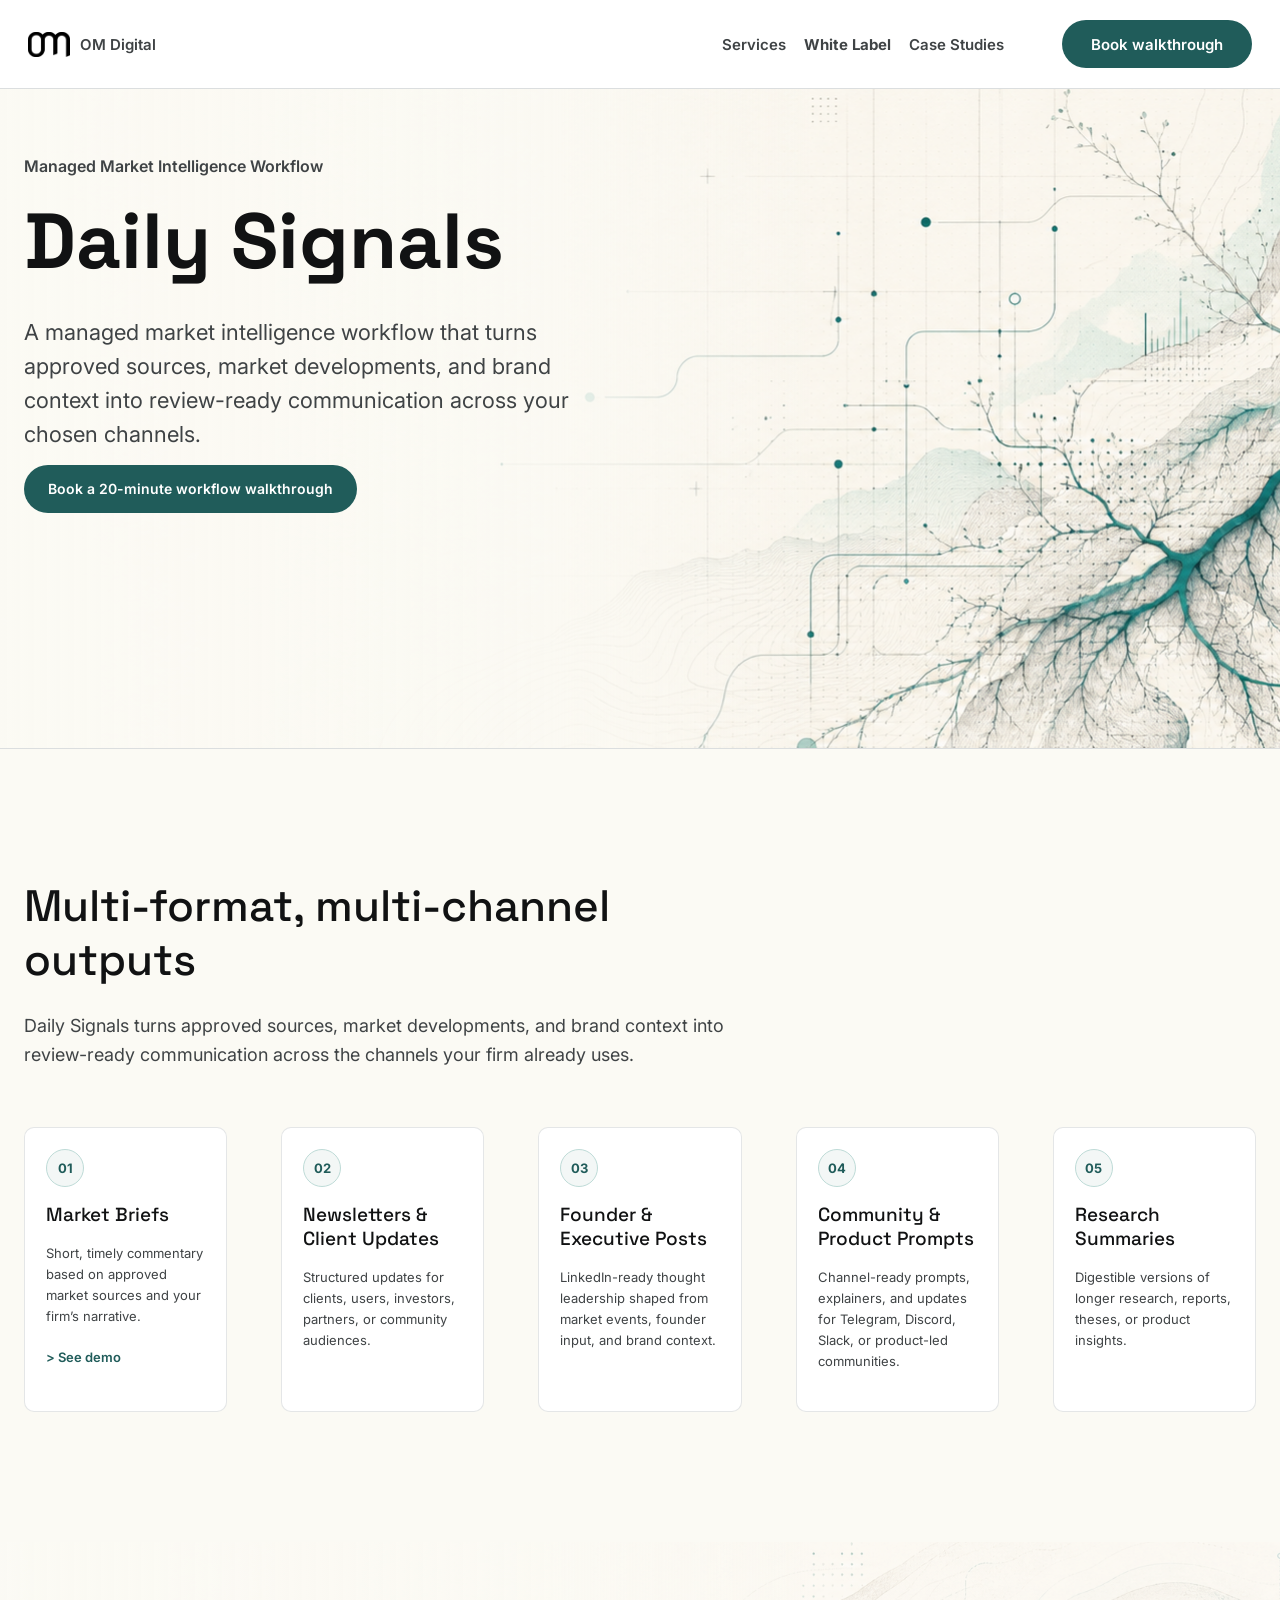
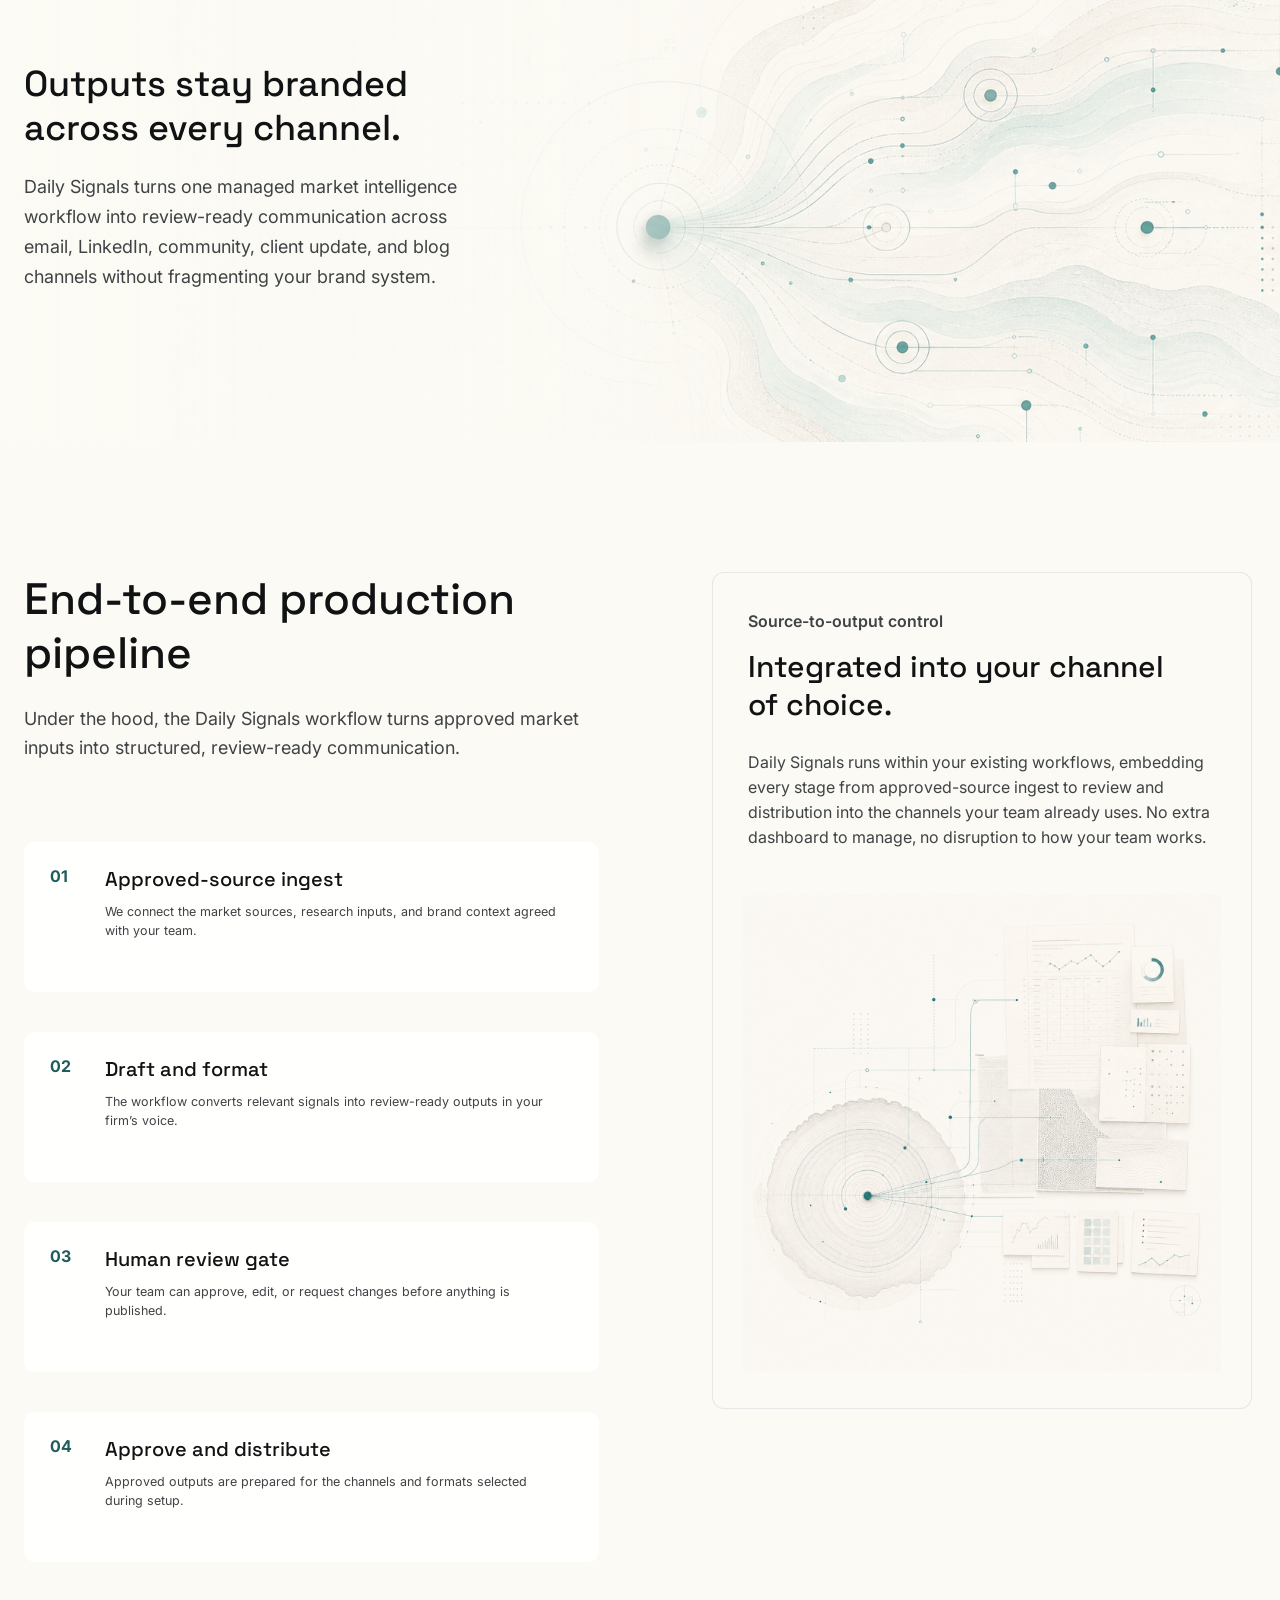
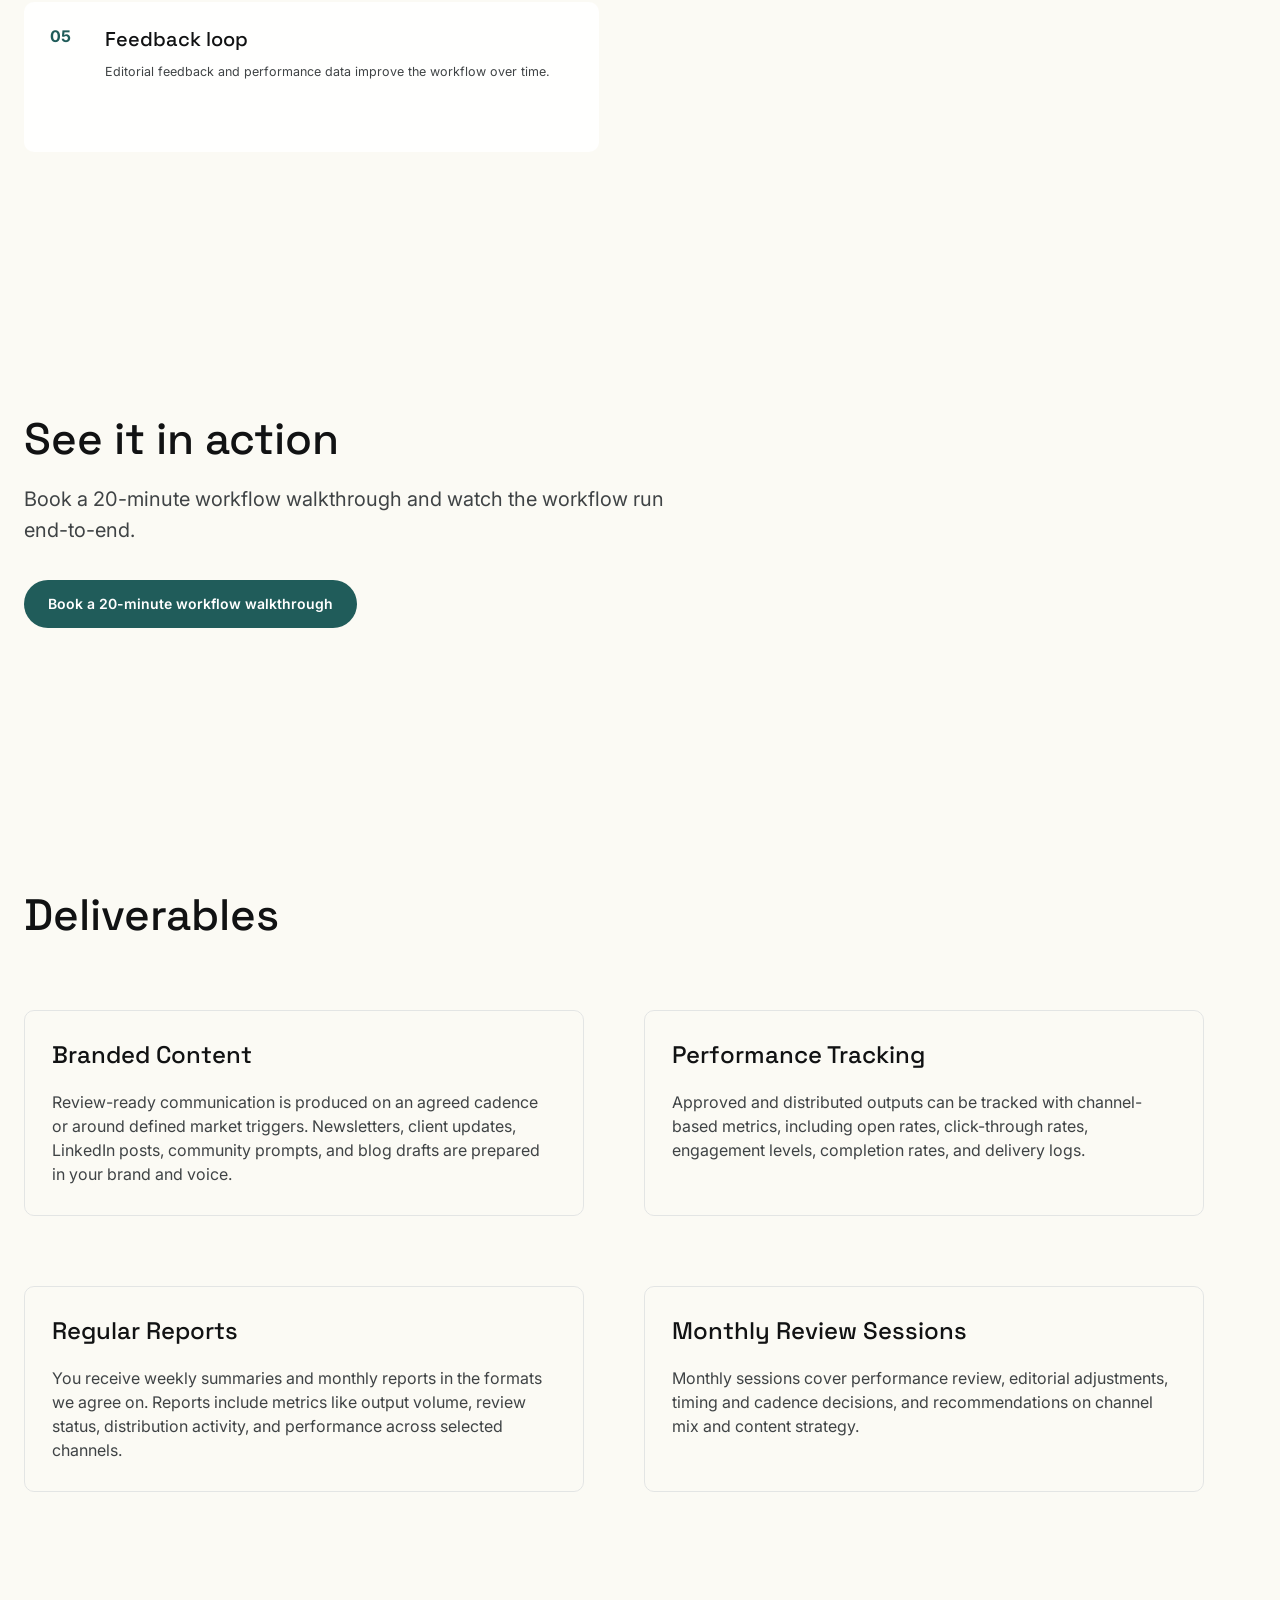
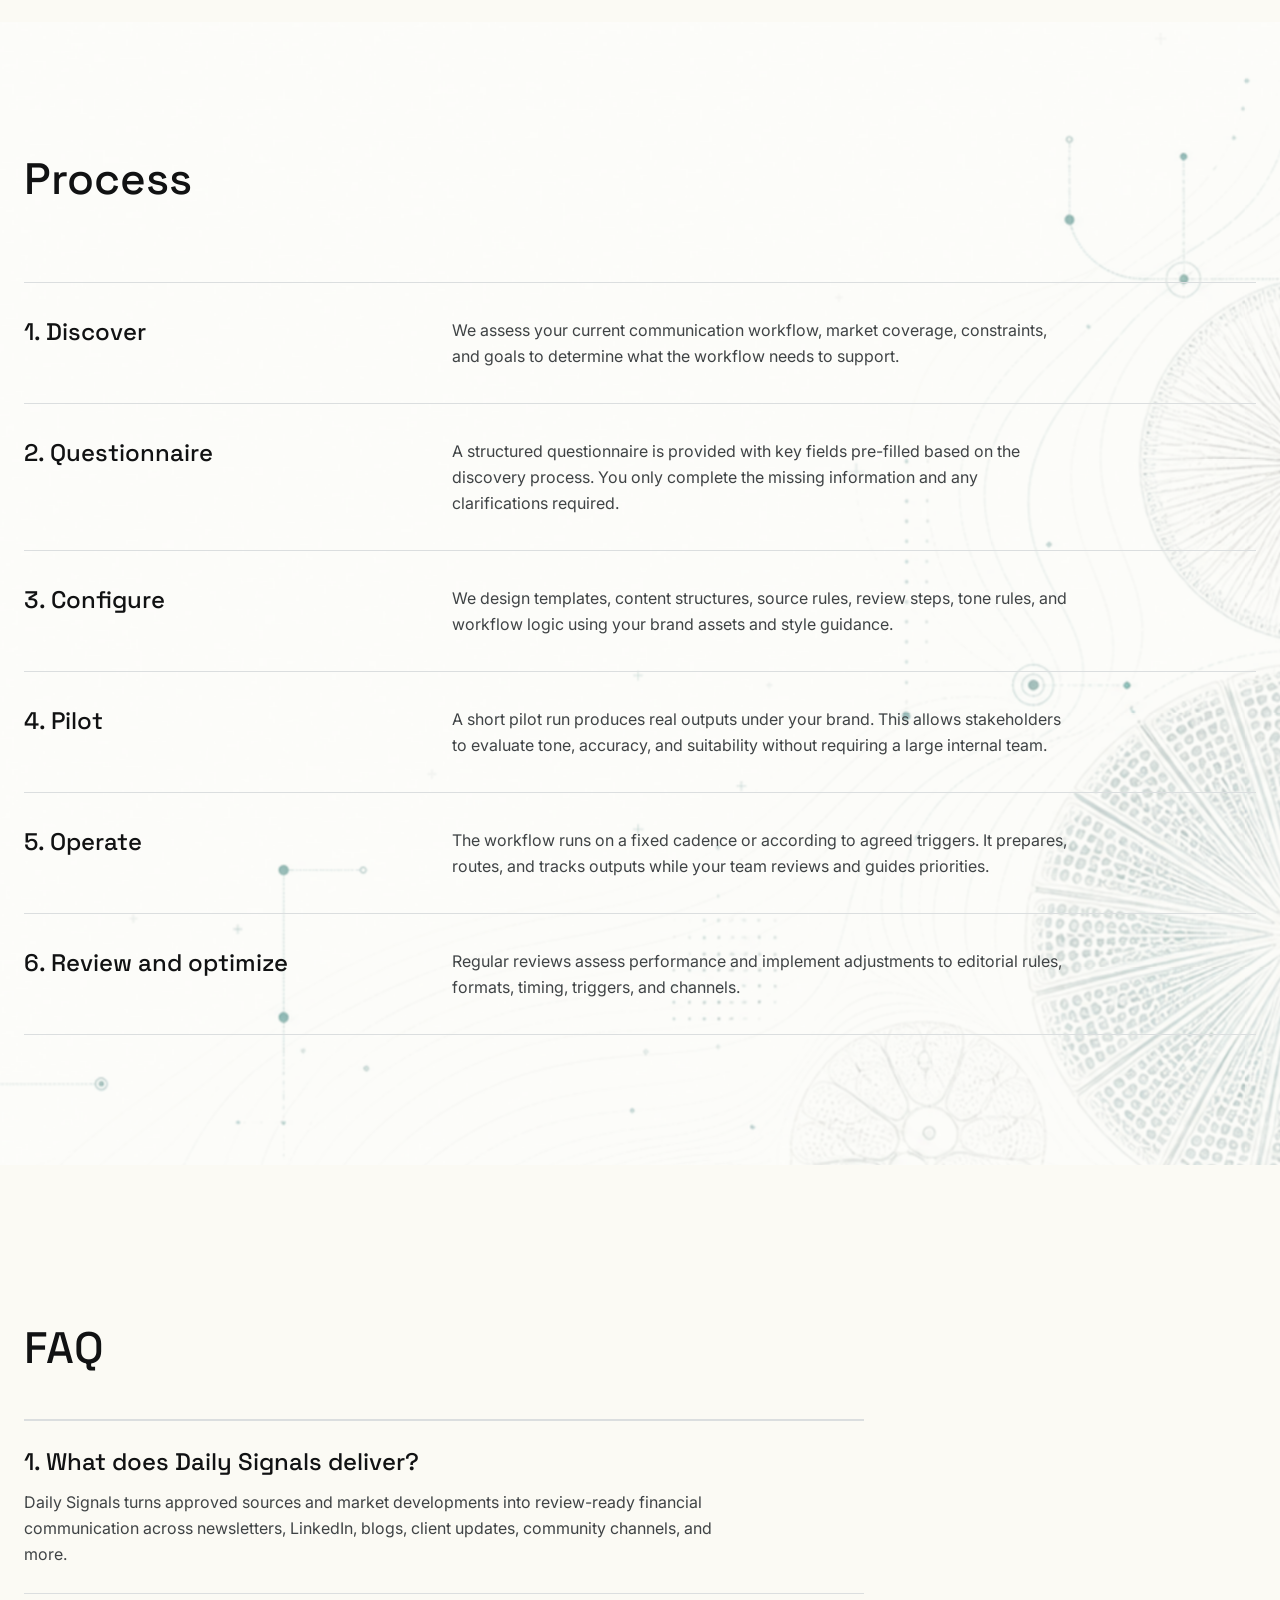
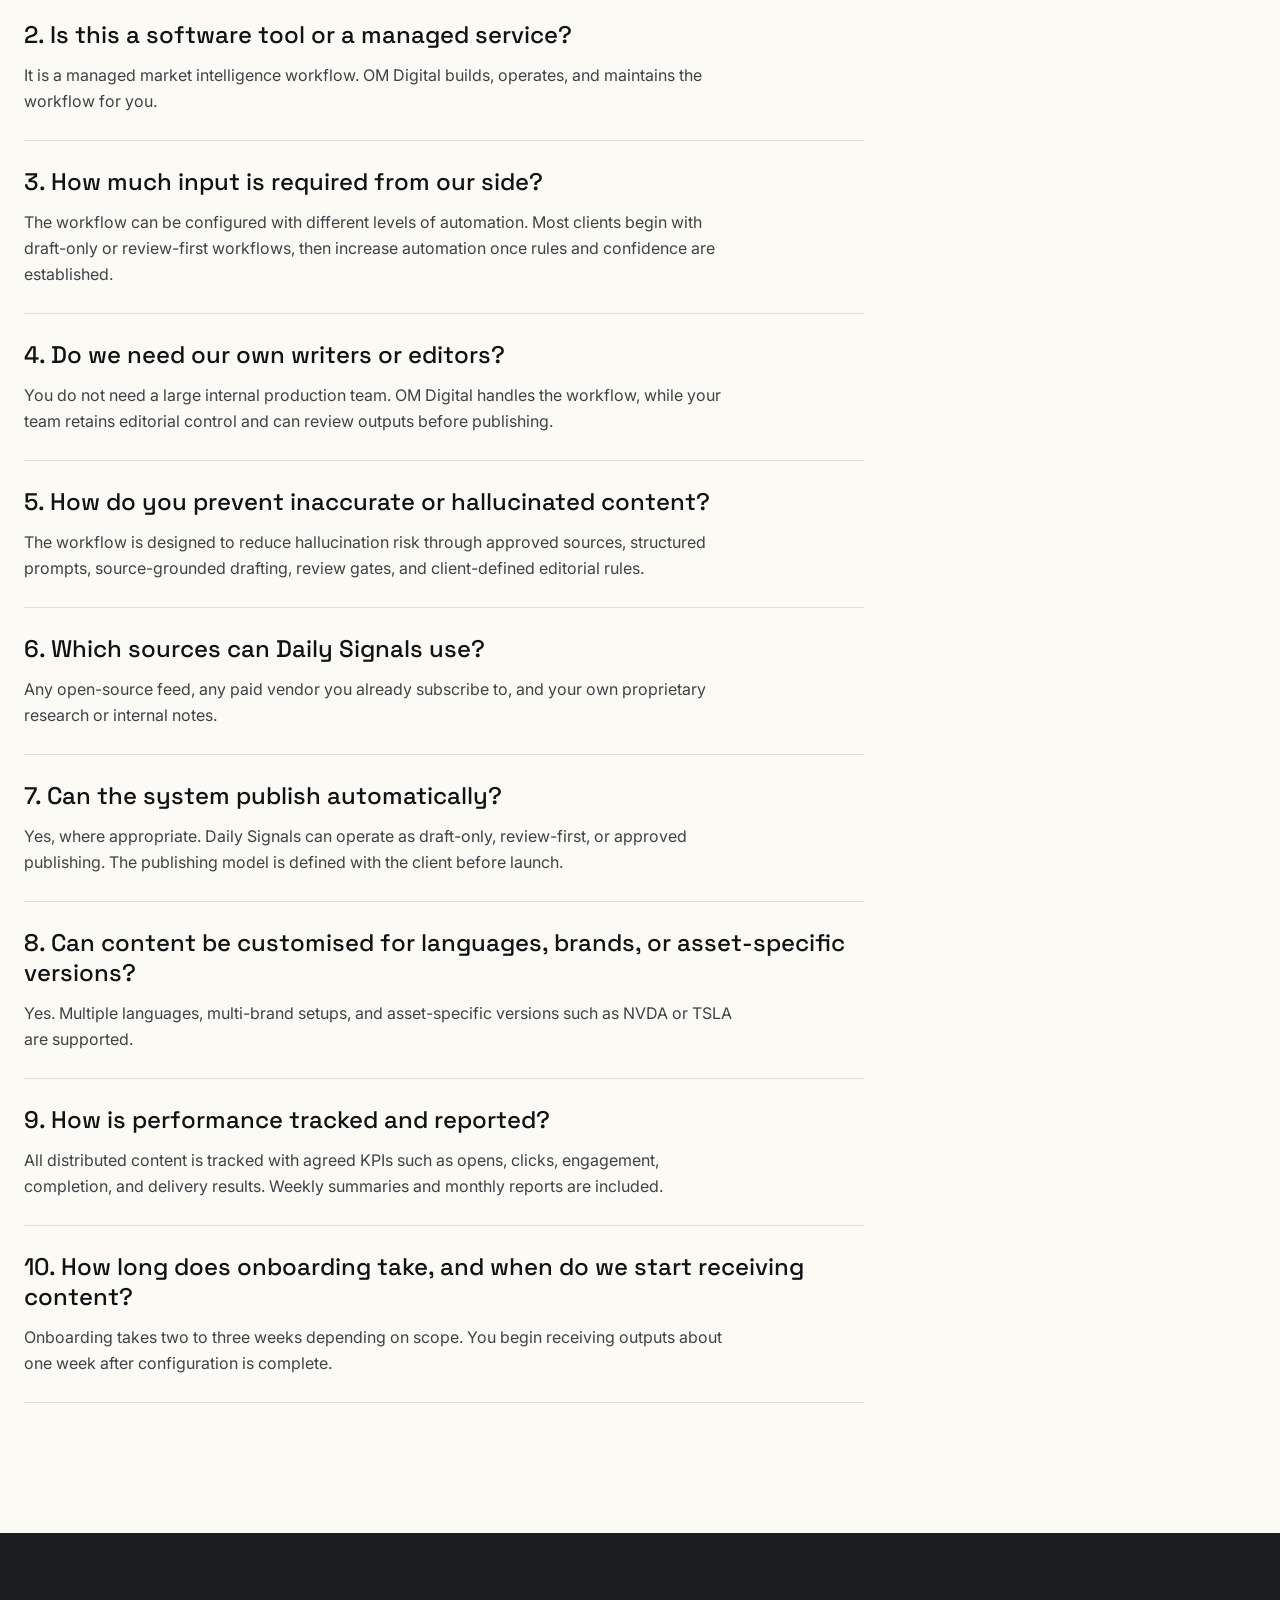
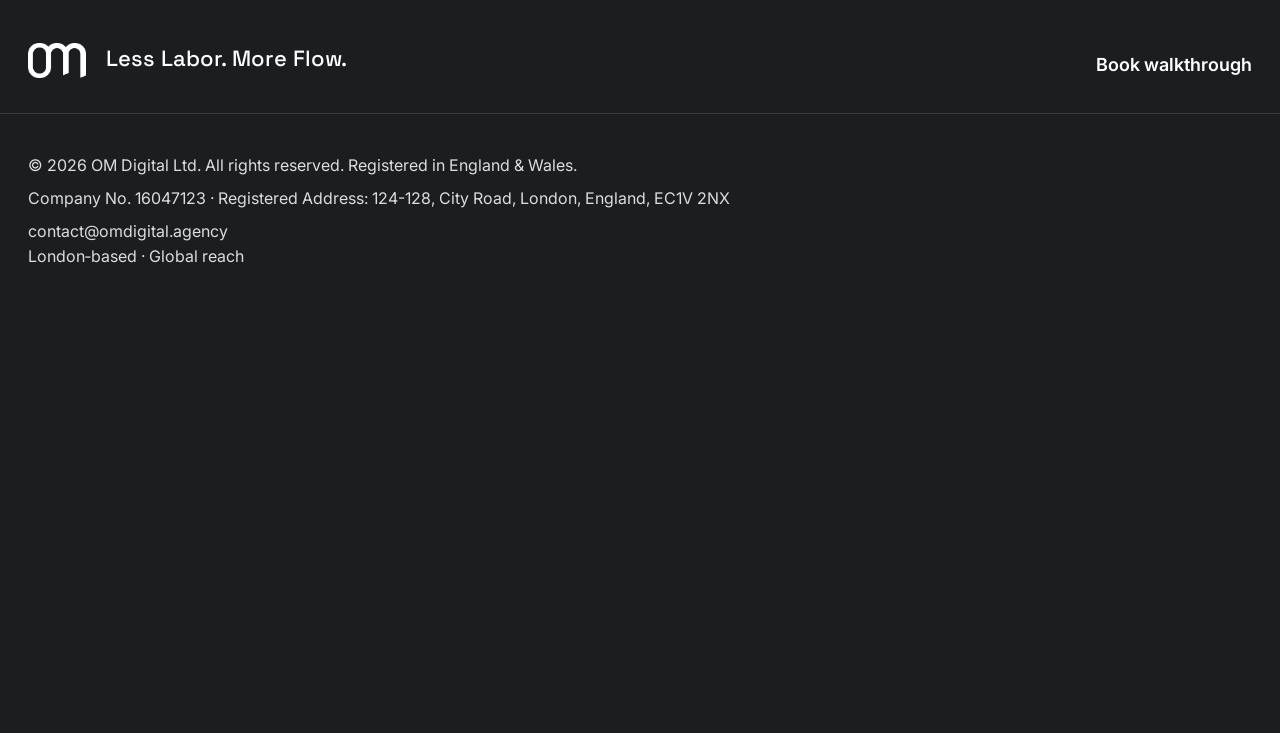
<file: dailysignals.html>
<!DOCTYPE html>
<html lang="en">
<head>
  <meta charset="utf-8" />
  <script async src="https://www.googletagmanager.com/gtag/js?id=G-JQ6MYH6CL7"></script>
  <script>
    window.dataLayer = window.dataLayer || [];
    function gtag(){dataLayer.push(arguments);}
    gtag('js', new Date());
    gtag('config', 'G-JQ6MYH6CL7');
  </script>
  <script>(function(w,d,s,l,i){w[l]=w[l]||[];w[l].push({'gtm.start':
  new Date().getTime(),event:'gtm.js'});var f=d.getElementsByTagName(s)[0],
  j=d.createElement(s),dl=l!='dataLayer'?'&l='+l:'';j.async=true;j.src=
  'https://www.googletagmanager.com/gtm.js?id='+i+dl;f.parentNode.insertBefore(j,f);
  })(window,document,'script','dataLayer','GTM-KMB8G38M');</script>
  <meta name="viewport" content="width=device-width, initial-scale=1" />
  <meta name="theme-color" content="#fbfaf4" />
  <title>Daily Signals | Managed Market Intelligence Workflow</title>
  <meta name="description" content="Daily Signals turns approved sources and market developments into review-ready financial communication across newsletters, LinkedIn, blogs, client updates, community channels, and more." />
  <meta name="robots" content="index, follow" />
  <link rel="canonical" href="https://omdigital.agency/dailysignals.html" />
  <meta property="og:title" content="Daily Signals | Managed Market Intelligence Workflow" />
  <meta property="og:description" content="Daily Signals turns approved sources and market developments into review-ready financial communication across newsletters, LinkedIn, blogs, client updates, community channels, and more." />
  <meta property="og:url" content="https://omdigital.agency/dailysignals.html" />
  <meta property="og:type" content="website" />
  <meta property="og:image" content="https://omdigital.agency/images/ds-v2-hero-bg.png" />
  <meta name="twitter:card" content="summary_large_image" />
  <meta name="twitter:title" content="Daily Signals | Managed Market Intelligence Workflow" />
  <meta name="twitter:description" content="Daily Signals turns approved sources and market developments into review-ready financial communication across newsletters, LinkedIn, blogs, client updates, community channels, and more." />
  <meta name="twitter:image" content="https://omdigital.agency/images/ds-v2-hero-bg.png" />
  <link rel="icon" type="image/png" href="images/om-logo-black.png" />
  <link rel="preconnect" href="https://fonts.googleapis.com" />
  <link rel="preconnect" href="https://fonts.gstatic.com" crossorigin />
  <link href="https://fonts.googleapis.com/css2?family=Inter:wght@400;500;600;700&family=Space+Grotesk:wght@500;600;700&display=swap" rel="stylesheet" />
  <link rel="preload" as="image" href="images/ds-v2-hero-bg.png" fetchpriority="high" />
  <link rel="stylesheet" href="styles/home-v2.css?v=20260606-mobile-menu" />
  <link rel="stylesheet" href="styles/dailysignals-v2.css?v=20260704-faq-grid-gutter-2" />
  <script type="application/ld+json">
  {
    "@context": "https://schema.org",
    "@graph": [
      {
        "@type": "Service",
        "name": "Daily Signals",
        "url": "https://omdigital.agency/dailysignals.html",
        "description": "Daily Signals is OM Digital's managed market intelligence workflow for financial firms, turning approved sources, market developments, and brand context into review-ready communication across chosen channels.",
        "provider": {"@type": "Organization", "name": "OM Digital", "url": "https://omdigital.agency"}
      },
      {
        "@type": "FAQPage",
        "mainEntity": [
          {"@type":"Question","name":"What does Daily Signals deliver?","acceptedAnswer":{"@type":"Answer","text":"Daily Signals turns approved sources and market developments into review-ready financial communication across newsletters, LinkedIn, blogs, client updates, community channels, and more."}},
          {"@type":"Question","name":"Is this a software tool or a managed service?","acceptedAnswer":{"@type":"Answer","text":"It is a managed market intelligence workflow. OM Digital builds, operates, and maintains the workflow for you."}},
          {"@type":"Question","name":"How much input is required from our side?","acceptedAnswer":{"@type":"Answer","text":"The workflow can be configured with different levels of automation. Most clients begin with draft-only or review-first workflows, then increase automation once rules and confidence are established."}},
          {"@type":"Question","name":"Do we need our own writers or editors?","acceptedAnswer":{"@type":"Answer","text":"You do not need a large internal production team. OM Digital handles the workflow, while your team retains editorial control and can review outputs before publishing."}},
          {"@type":"Question","name":"How do you prevent inaccurate or hallucinated content?","acceptedAnswer":{"@type":"Answer","text":"The workflow is designed to reduce hallucination risk through approved sources, structured prompts, source-grounded drafting, review gates, and client-defined editorial rules."}},
          {"@type":"Question","name":"Which sources can Daily Signals use?","acceptedAnswer":{"@type":"Answer","text":"Any open-source feed, any paid vendor you already subscribe to, and your own proprietary research or internal notes."}},
          {"@type":"Question","name":"Can the system publish automatically?","acceptedAnswer":{"@type":"Answer","text":"Yes, where appropriate. Daily Signals can operate as draft-only, review-first, or approved publishing. The publishing model is defined with the client before launch."}},
          {"@type":"Question","name":"Can content be customised for languages, brands, or asset-specific versions?","acceptedAnswer":{"@type":"Answer","text":"Yes. Multiple languages, multi-brand setups, and asset-specific versions such as NVDA or TSLA are supported."}},
          {"@type":"Question","name":"How is performance tracked and reported?","acceptedAnswer":{"@type":"Answer","text":"All distributed content is tracked with agreed KPIs such as opens, clicks, engagement, completion, and delivery results. Weekly summaries and monthly reports are included."}},
          {"@type":"Question","name":"How long does onboarding take, and when do we start receiving content?","acceptedAnswer":{"@type":"Answer","text":"Onboarding takes two to three weeks depending on scope. You begin receiving outputs about one week after configuration is complete."}}
        ]
      }
    ]
  }
  </script>
</head>
<body class="home-v2 daily-signals-v2">
  <noscript><iframe src="https://www.googletagmanager.com/ns.html?id=GTM-KMB8G38M" height="0" width="0" style="display:none;visibility:hidden"></iframe></noscript>

  <nav class="nav home-v2-nav" aria-label="Primary navigation">
    <div class="wrap nav-inner">
      <a href="https://omdigital.agency/#top" class="brand">
        <img src="images/home-v2-logo-header.png" alt="OM Digital logo" />
        <span>OM Digital</span>
      </a>
      <button class="nav-toggle" aria-controls="nav-menu" aria-expanded="false" aria-label="Menu">
        <span class="bar"></span>
        <span class="bar"></span>
        <span class="bar"></span>
      </button>
      <div class="nav-menu" id="nav-menu">
        <button class="nav-close" aria-label="Close menu">✕</button>
        <ul>
          <li><a href="https://omdigital.agency/#what">Services</a></li>
          <li><a href="https://omdigital.agency/dailysignals"><strong>White Label</strong></a></li>
          <li><a href="https://omdigital.agency/case-studies">Case Studies</a></li>
        </ul>
      </div>
      <a class="home-v2-header-cta" href="https://calendly.com/om_digital" target="_blank" rel="noopener">Book walkthrough</a>
    </div>
  </nav>

  <main>
    <section id="top" class="hero" data-parallax-section>
      <img class="hero-bg parallax-layer" src="images/ds-v2-hero-bg.png" alt="" data-parallax-speed="58" />
      <div class="hero-veil"></div>
      <div class="ds-wrap hero-copy">
        <p class="eyebrow">Managed Market Intelligence Workflow</p>
        <h1>Daily Signals</h1>
        <p class="hero-lead">A managed market intelligence workflow that turns approved sources, market developments, and brand context into review-ready communication across your chosen channels.</p>
        <a class="btn-primary hero-btn" href="https://calendly.com/om_digital" target="_blank" rel="noopener">Book a 20-minute workflow walkthrough</a>
      </div>
    </section>

    <section class="outputs section-pad">
      <div class="ds-wrap">
        <div class="section-head">
          <h2>Multi-format, multi-channel outputs</h2>
          <p>Daily Signals turns approved sources, market developments, and brand context into review-ready communication across the channels your firm already uses.</p>
        </div>
        <div class="output-grid">
          <article class="output-card">
            <span class="index-chip">01</span>
            <h3>Market Briefs</h3>
            <p>Short, timely commentary based on approved market sources and your firm’s narrative.</p>
            <a href="https://open.spotify.com/show/0N64UC1EDrs0ftcg4aUxlC?si=670084fe5d574e49" target="_blank" rel="noopener">&gt; See demo</a>
          </article>
          <article class="output-card">
            <span class="index-chip">02</span>
            <h3>Newsletters &amp; Client Updates</h3>
            <p>Structured updates for clients, users, investors, partners, or community audiences.</p>
          </article>
          <article class="output-card">
            <span class="index-chip">03</span>
            <h3>Founder &amp; Executive Posts</h3>
            <p>LinkedIn-ready thought leadership shaped from market events, founder input, and brand context.</p>
          </article>
          <article class="output-card">
            <span class="index-chip">04</span>
            <h3>Community &amp; Product Prompts</h3>
            <p>Channel-ready prompts, explainers, and updates for Telegram, Discord, Slack, or product-led communities.</p>
          </article>
          <article class="output-card">
            <span class="index-chip">05</span>
            <h3>Research Summaries</h3>
            <p>Digestible versions of longer research, reports, theses, or product insights.</p>
          </article>
        </div>
      </div>
    </section>

    <section class="brand-proof" data-parallax-section>
      <img class="parallax-layer" src="images/ds-v2-outputs-bg.png" alt="" data-parallax-speed="44" />
      <div class="proof-veil"></div>
      <div class="ds-wrap proof-copy">
        <h2>Outputs stay branded across every channel.</h2>
        <p>Daily Signals turns one managed market intelligence workflow into review-ready communication across email, LinkedIn, community, client update, and blog channels without fragmenting your brand system.</p>
      </div>
    </section>

    <section class="pipeline section-pad">
      <div class="ds-wrap pipeline-layout">
        <div class="pipeline-main">
          <div class="section-head">
            <h2>End-to-end production pipeline</h2>
            <p>Under the hood, the Daily Signals workflow turns approved market inputs into structured, review-ready communication.</p>
          </div>
          <div class="steps">
            <article class="step-card"><span>01</span><div><h3>Approved-source ingest</h3><p>We connect the market sources, research inputs, and brand context agreed with your team.</p></div></article>
            <article class="step-card"><span>02</span><div><h3>Draft and format</h3><p>The workflow converts relevant signals into review-ready outputs in your firm’s voice.</p></div></article>
            <article class="step-card"><span>03</span><div><h3>Human review gate</h3><p>Your team can approve, edit, or request changes before anything is published.</p></div></article>
            <article class="step-card"><span>04</span><div><h3>Approve and distribute</h3><p>Approved outputs are prepared for the channels and formats selected during setup.</p></div></article>
            <article class="step-card"><span>05</span><div><h3>Feedback loop</h3><p>Editorial feedback and performance data improve the workflow over time.</p></div></article>
          </div>
        </div>
        <aside class="integration-card">
          <p class="eyebrow">Source-to-output control</p>
          <h2>Integrated into your channel of choice.</h2>
          <p>Daily Signals runs within your existing workflows, embedding every stage from approved-source ingest to review and distribution into the channels your team already uses. No extra dashboard to manage, no disruption to how your team works.</p>
          <img class="parallax-layer" src="images/ds-v2-proofboard.png" alt="" data-parallax-speed="-32" />
        </aside>
      </div>
    </section>

    <section id="action" class="action section-pad">
      <div class="ds-wrap action-layout">
        <div>
          <h2>See it in action</h2>
          <p>Book a 20-minute workflow walkthrough and watch the workflow run end-to-end.</p>
          <a class="btn-primary" href="https://calendly.com/om_digital" target="_blank" rel="noopener">Book a 20-minute workflow walkthrough</a>
        </div>
      </div>
    </section>

    <section class="deliverables section-pad">
      <div class="ds-wrap">
        <h2>Deliverables</h2>
        <div class="deliverable-grid">
          <article><h3>Branded Content</h3><p>Review-ready communication is produced on an agreed cadence or around defined market triggers. Newsletters, client updates, LinkedIn posts, community prompts, and blog drafts are prepared in your brand and voice.</p></article>
          <article><h3>Performance Tracking</h3><p>Approved and distributed outputs can be tracked with channel-based metrics, including open rates, click-through rates, engagement levels, completion rates, and delivery logs.</p></article>
          <article><h3>Regular Reports</h3><p>You receive weekly summaries and monthly reports in the formats we agree on. Reports include metrics like output volume, review status, distribution activity, and performance across selected channels.</p></article>
          <article><h3>Monthly Review Sessions</h3><p>Monthly sessions cover performance review, editorial adjustments, timing and cadence decisions, and recommendations on channel mix and content strategy.</p></article>
        </div>
      </div>
    </section>

    <section class="process section-pad" data-parallax-section>
      <img class="parallax-layer" src="images/ds-v2-process-bg.png" alt="" data-parallax-speed="42" />
      <div class="ds-wrap">
        <h2>Process</h2>
        <div class="process-list">
          <article><h3>1. Discover</h3><p>We assess your current communication workflow, market coverage, constraints, and goals to determine what the workflow needs to support.</p></article>
          <article><h3>2. Questionnaire</h3><p>A structured questionnaire is provided with key fields pre-filled based on the discovery process. You only complete the missing information and any clarifications required.</p></article>
          <article><h3>3. Configure</h3><p>We design templates, content structures, source rules, review steps, tone rules, and workflow logic using your brand assets and style guidance.</p></article>
          <article><h3>4. Pilot</h3><p>A short pilot run produces real outputs under your brand. This allows stakeholders to evaluate tone, accuracy, and suitability without requiring a large internal team.</p></article>
          <article><h3>5. Operate</h3><p>The workflow runs on a fixed cadence or according to agreed triggers. It prepares, routes, and tracks outputs while your team reviews and guides priorities.</p></article>
          <article><h3>6. Review and optimize</h3><p>Regular reviews assess performance and implement adjustments to editorial rules, formats, timing, triggers, and channels.</p></article>
        </div>
      </div>
    </section>

    <section class="faq section-pad">
      <div class="ds-wrap">
        <h2>FAQ</h2>
        <div class="faq-list">
          <article><h3>1. What does Daily Signals deliver?</h3><p>Daily Signals turns approved sources and market developments into review-ready financial communication across newsletters, LinkedIn, blogs, client updates, community channels, and more.</p></article>
          <article><h3>2. Is this a software tool or a managed service?</h3><p>It is a managed market intelligence workflow. OM Digital builds, operates, and maintains the workflow for you.</p></article>
          <article><h3>3. How much input is required from our side?</h3><p>The workflow can be configured with different levels of automation. Most clients begin with draft-only or review-first workflows, then increase automation once rules and confidence are established.</p></article>
          <article><h3>4. Do we need our own writers or editors?</h3><p>You do not need a large internal production team. OM Digital handles the workflow, while your team retains editorial control and can review outputs before publishing.</p></article>
          <article><h3>5. How do you prevent inaccurate or hallucinated content?</h3><p>The workflow is designed to reduce hallucination risk through approved sources, structured prompts, source-grounded drafting, review gates, and client-defined editorial rules.</p></article>
          <article><h3>6. Which sources can Daily Signals use?</h3><p>Any open-source feed, any paid vendor you already subscribe to, and your own proprietary research or internal notes.</p></article>
          <article><h3>7. Can the system publish automatically?</h3><p>Yes, where appropriate. Daily Signals can operate as draft-only, review-first, or approved publishing. The publishing model is defined with the client before launch.</p></article>
          <article><h3>8. Can content be customised for languages, brands, or asset-specific versions?</h3><p>Yes. Multiple languages, multi-brand setups, and asset-specific versions such as NVDA or TSLA are supported.</p></article>
          <article><h3>9. How is performance tracked and reported?</h3><p>All distributed content is tracked with agreed KPIs such as opens, clicks, engagement, completion, and delivery results. Weekly summaries and monthly reports are included.</p></article>
          <article><h3>10. How long does onboarding take, and when do we start receiving content?</h3><p>Onboarding takes two to three weeks depending on scope. You begin receiving outputs about one week after configuration is complete.</p></article>
        </div>
      </div>
    </section>
  </main>

  <footer>
    <div class="wrap">
      <a class="home-v2-footer-cta" href="https://calendly.com/om_digital" target="_blank" rel="noopener">Book walkthrough</a>
      <div class="grid" style="grid-template-columns: 1fr auto; gap: 12px;">
        <p>© 2026 OM Digital Ltd. All rights reserved. Registered in England &amp; Wales.</p>
        <!--<p><a class="muted" href="#">Privacy</a> · <a class="muted" href="#">Terms</a></p>-->
      </div>
      <p class="muted" style="margin-top:8px">Company No. 16047123 · Registered Address: 124-128, City Road, London, England, EC1V 2NX</p>
      <p class="muted" style="margin-top:8px"><a href="mailto:contact@omdigital.agency" style="color:inherit; text-decoration:none;">contact@omdigital.agency</a></p>
      <p><strong>London‑based · Global reach</strong></p>
    </div>
  </footer>

  <script>
    const reduce = window.matchMedia && (
      window.matchMedia('(prefers-reduced-motion: reduce)').matches ||
      window.matchMedia('(max-width: 767px)').matches
    );
    const nav = document.querySelector('.nav');
    const toggle = document.querySelector('.nav-toggle');
    const menu = document.getElementById('nav-menu');
    const isToggleVisible = () => toggle && window.getComputedStyle(toggle).display !== 'none';

    if (!reduce && nav) {
      let lastY = window.scrollY || 0;
      let ticking = false;
      const onScroll = () => {
        if (ticking) return;
        ticking = true;
        requestAnimationFrame(() => {
          const y = window.scrollY || 0;
          const delta = y - lastY;
          const nearTop = y < 48;
          if (isToggleVisible() || nav.classList.contains('nav--open')) {
            nav.classList.remove('nav--hidden');
          } else if (nearTop || delta < -6) {
            nav.classList.remove('nav--hidden');
          } else if (delta > 6 && y > 64) {
            nav.classList.add('nav--hidden');
          }
          lastY = y;
          ticking = false;
        });
      };
      window.addEventListener('scroll', onScroll, { passive: true });
    }

    if (nav && toggle && menu) {
      const closeBtn = nav.querySelector('.nav-close');
      const closeMenu = () => {
        nav.classList.remove('nav--open');
        toggle.setAttribute('aria-expanded', 'false');
        document.body.classList.remove('no-scroll');
        nav.classList.remove('nav--hidden');
      };
      const toggleIfVisible = () => {
        if (!isToggleVisible()) return;
        const open = nav.classList.toggle('nav--open');
        toggle.setAttribute('aria-expanded', String(open));
        document.body.classList.toggle('no-scroll', open);
        if (!open) nav.classList.remove('nav--hidden');
      };
      toggle.addEventListener('click', toggleIfVisible);
      if (closeBtn) closeBtn.addEventListener('click', closeMenu);
      menu.addEventListener('click', (event) => {
        const target = event.target;
        if (target && target.closest && target.closest('a')) {
          closeMenu();
          return;
        }
        if (target === menu) closeMenu();
      });
      window.addEventListener('resize', () => {
        if (!isToggleVisible()) closeMenu();
      });
    }

    const reduceMotion = window.matchMedia('(prefers-reduced-motion: reduce)');
    const parallaxLayers = Array.from(document.querySelectorAll('.parallax-layer'));
    let parallaxFrame = 0;

    function updateParallax() {
      parallaxFrame = 0;
      if (reduceMotion.matches || !parallaxLayers.length) return;

      const viewportHeight = window.innerHeight || document.documentElement.clientHeight;
      parallaxLayers.forEach((layer) => {
        const rect = layer.getBoundingClientRect();
        if (rect.bottom < 0 || rect.top > viewportHeight) return;

        const speed = Number(layer.dataset.parallaxSpeed || 0);
        const travel = viewportHeight + rect.height;
        const progress = travel ? ((viewportHeight - rect.top) / travel) : 0.5;
        const easedProgress = Math.max(0, Math.min(1, progress));
        const offset = (easedProgress - 0.5) * 2 * speed;
        layer.style.setProperty('--parallax-y', `${offset.toFixed(2)}px`);
      });
    }

    function queueParallax() {
      if (!parallaxFrame) parallaxFrame = window.requestAnimationFrame(updateParallax);
    }

    if (parallaxLayers.length) {
      updateParallax();
      window.addEventListener('scroll', queueParallax, { passive: true });
      window.addEventListener('resize', queueParallax);
      reduceMotion.addEventListener?.('change', () => {
        parallaxLayers.forEach((layer) => layer.style.removeProperty('--parallax-y'));
        queueParallax();
      });
    }
  </script>
</body>
</html>
</file>
<file: styles/home-v2.css>
.home-v2 {
  --om-bg: #fbfaf4;
  --om-ink: #111213;
  --om-body: #3f4345;
  --om-rule: #dbdedf;
  --om-teal: #205c5a;
  --om-teal-soft: #f3f7f6;
  --om-teal-line: #bedbd7;
  --om-founder-band: #f3f7f6;
  --om-footer: #1b1d1e;
  background: var(--om-bg);
  color: var(--om-ink);
  font-family: Inter, ui-sans-serif, system-ui, -apple-system, BlinkMacSystemFont, "Segoe UI", sans-serif;
  overflow-x: hidden;
}

.home-v2 .wrap {
  max-width: 1296px;
  padding-left: 0;
  padding-right: 0;
}

.home-v2 h1,
.home-v2 h2,
.home-v2 h3,
.home-v2 .brand,
.home-v2 .footer-tagline {
  font-family: "Space Grotesk", Inter, ui-sans-serif, system-ui, sans-serif;
  letter-spacing: 0;
}

.home-v2 h1 {
  color: var(--om-ink);
  font-size: 78px;
  font-weight: 700;
  line-height: 80px;
  max-width: 500px;
  margin: 0;
}

.home-v2 h1 span {
  display: block;
}

.home-v2 h2 {
  color: var(--om-ink);
  font-size: 46px;
  font-weight: 500;
  line-height: 51px;
  margin: 0;
}

.home-v2 h3 {
  color: var(--om-ink);
  font-size: 24px;
  font-weight: 500;
  line-height: 28px;
  margin: 0;
}

.home-v2 p {
  color: var(--om-body);
}

.home-v2-nav {
  background: var(--om-bg);
  border-bottom: 1px solid var(--om-rule);
}

.home-v2 .nav-inner {
  min-height: 88px;
  padding: 0;
}

.home-v2 .brand {
  gap: 10px;
  color: var(--om-ink);
  font-family: Inter, ui-sans-serif, system-ui, sans-serif;
  font-size: 16px;
  font-weight: 600;
  line-height: 16px;
}

.home-v2 .brand img {
  width: 42px;
  height: 25px;
  object-fit: contain;
  border-radius: 0;
}

.home-v2 .nav-menu {
  margin-left: auto;
}

.home-v2 .nav-menu ul {
  gap: 18px;
}

.home-v2 .nav-close {
  display: none;
  position: absolute;
  top: 24px;
  right: 24px;
  appearance: none;
  border: 0;
  background: transparent;
  color: var(--om-ink);
  padding: 8px;
  font-size: 22px;
  line-height: 1;
  cursor: pointer;
}

.home-v2 .nav.nav--open .nav-close {
  display: block;
}

.home-v2 .nav a {
  color: var(--om-body);
  font-size: 15px;
  font-weight: 600;
  line-height: 15px;
}

.home-v2 .nav a::after {
  background: var(--om-teal);
}

.home-v2-header-cta,
.home-v2 .cta-btn {
  min-height: 48px;
  display: inline-flex;
  align-items: center;
  justify-content: center;
  border-radius: 24px;
  background: var(--om-teal);
  color: #fff;
  font-size: 14px;
  font-weight: 600;
  line-height: 14px;
  text-decoration: none;
}

.home-v2 a.home-v2-header-cta,
.home-v2 a.cta-btn {
  color: #fff;
}

.home-v2-header-cta {
  width: 190px;
  margin-left: 42px;
}

.home-v2 .cta-btn {
  width: 184px;
  padding: 0 24px;
  margin-top: 0;
}

.home-v2-header-cta:hover,
.home-v2 .cta-btn:hover,
.home-v2 .pill:hover {
  background: #184947;
  color: #fff;
  text-decoration: none;
}

.home-v2-hero {
  display: grid;
  grid-template-columns: 583px 520px;
  column-gap: 135px;
  justify-content: start;
  align-items: start;
  min-height: 672px;
  padding-top: 94px;
  padding-bottom: 0;
}

.home-v2-hero-copy {
  padding-top: 0;
}

.home-v2 .hero p.lead {
  width: 579px;
  margin: 28px 0 34px;
  color: var(--om-body);
  font-size: 28px;
  font-weight: 400;
  line-height: 38px;
}

.home-v2-actions {
  display: flex;
}

.home-v2-hero-media {
  width: 520px;
  height: 520px;
  margin: -47px 0 0;
  border: 1px solid var(--om-rule);
  border-radius: 18px;
  overflow: hidden;
  background: #fff;
}

.home-v2 .home-v2-hero-media img {
  width: 100% !important;
  height: calc(100% + 120px) !important;
  margin-top: -60px;
  object-fit: cover;
  border-radius: 18px;
  transform: translate3d(0, var(--parallax-y, 0), 0) scale(1.04);
  will-change: transform;
}

.home-v2 section {
  background: var(--om-bg);
  padding: 0;
  scroll-margin-top: 88px;
}

.home-v2 #what {
  position: relative;
  min-height: 910px;
  background: #fff;
  padding-top: 130px;
}

.home-v2-section-head {
  position: relative;
  z-index: 2;
  margin: 0;
}

.home-v2 #what .home-v2-section-head {
  margin-left: 0;
}

.home-v2-services-map {
  position: absolute;
  left: 50%;
  top: 110px;
  width: 100vw;
  height: 630px;
  transform: translateX(-50%);
  border-top: 1px solid var(--om-rule);
  border-bottom: 1px solid var(--om-rule);
  overflow: hidden;
}

.home-v2-services-map img {
  width: 100%;
  height: calc(100% + 100px);
  margin-top: -50px;
  object-fit: cover;
  transform: translate3d(0, var(--parallax-y, 0), 0) scale(1.03);
  will-change: transform;
}

.home-v2 .what-grid {
  position: relative;
  z-index: 2;
  display: grid;
  grid-template-columns: repeat(2, 390px);
  gap: 63px;
  width: max-content;
  margin: 69px auto 0;
}

.home-v2 .card {
  background: #fff;
  border: 1px solid var(--om-rule);
  border-radius: 10px;
  box-shadow: none;
}

.home-v2-service-card {
  width: 390px;
  min-height: 350px;
  padding: 95px 27px 28px;
  transform: translate3d(0, var(--service-card-y, 0), 0);
  will-change: transform;
}

.home-v2-service-card p {
  margin: 18px 0 0;
  color: var(--om-body);
  font-size: 16px;
  line-height: 23px;
}

.home-v2 .pill {
  display: inline-flex;
  padding: 0;
  min-height: 0;
  border-radius: 0;
  background: transparent;
  color: var(--om-teal);
  box-shadow: none;
  font-size: 15px;
  font-weight: 600;
  line-height: 15px;
}

.home-v2-service-card p:last-child {
  margin-top: 49px;
}

.home-v2 #about {
  min-height: 850px;
  padding-top: 180px;
}

.home-v2 #about .home-v2-section-head p {
  width: 680px;
  margin: 20px 0 0 4px;
  color: var(--om-body);
  font-size: 20px;
  line-height: 28px;
}

.home-v2 .solutions-grid {
  display: grid;
  grid-template-columns: repeat(3, 360px);
  gap: 60px;
  margin-top: 76px;
}

.home-v2 .solutions-grid .card {
  min-height: 310px;
  padding: 27px;
}

.home-v2-step {
  width: 46px;
  height: 46px;
  display: inline-flex;
  align-items: center;
  justify-content: center;
  border: 1px solid var(--om-teal-line);
  border-radius: 23px;
  background: var(--om-teal-soft);
  color: var(--om-teal);
  font-size: 13px;
  font-weight: 700;
  line-height: 13px;
}

.home-v2 .solutions-grid h3 {
  margin-top: 22px;
}

.home-v2 .solutions-grid p {
  margin-top: 17px;
  color: var(--om-body);
  font-size: 16px;
  line-height: 23px;
}

.home-v2 #founder {
  min-height: 560px;
  padding-top: 88px;
  background: var(--om-founder-band);
}

.home-v2-founder-grid {
  display: grid;
  grid-template-columns: 410px 710px !important;
  gap: 48px !important;
  align-items: center !important;
}

.home-v2-founder-image {
  width: 410px;
  height: 390px;
  background: transparent;
  border: 0;
  padding: 0;
  transform: translate3d(0, var(--parallax-y, 0), 0);
}

.home-v2 img.founder-photo {
  width: 410px !important;
  height: 390px !important;
  border-radius: 0 !important;
  object-fit: contain;
}

.home-v2 .founder-bio {
  justify-content: center;
  max-width: 710px;
}

.home-v2 .founder-name {
  font-size: 46px;
  font-weight: 500;
  line-height: 51px;
  margin: 0 0 16px;
}

.home-v2 .founder-role {
  margin: 0 0 28px;
  color: var(--om-teal);
  font-size: 22px;
  font-weight: 600;
  line-height: 26px;
}

.home-v2 .founder-copy {
  margin: 0;
  color: var(--om-body);
  font-size: 20px;
  line-height: 28px;
}

.home-v2 .founder-copy + .founder-copy {
  margin-top: 20px;
}

.home-v2 .founder-links {
  display: none;
}

.home-v2 #faq {
  min-height: 1040px;
  padding-top: 96px;
  background: #fff;
}

.home-v2 #faq .wrap {
  max-width: 1296px !important;
}

.home-v2 .faq {
  margin-top: 58px;
  border-top: 1px solid var(--om-rule);
  width: 1040px;
}

.home-v2 .faq-item {
  display: grid;
  grid-template-columns: 380px 620px;
  column-gap: 68px;
  padding: 34px 0 20px;
  border-bottom: 1px solid var(--om-rule);
}

.home-v2 .faq-question {
  margin: 0;
  color: var(--om-ink);
  font-family: "Space Grotesk", Inter, ui-sans-serif, system-ui, sans-serif;
  font-size: 24px;
  font-weight: 500;
  line-height: 28px;
}

.home-v2 .faq-body {
  max-width: 620px;
}

.home-v2 .faq-body p {
  margin: 0;
  color: var(--om-body);
  font-size: 17px;
  line-height: 24px;
}

.home-v2 footer {
  min-height: 800px;
  padding: 110px 0 0;
  background: var(--om-footer);
  color: #dbdedf;
}

.home-v2 footer .wrap {
  position: relative;
}

.home-v2 footer .wrap::before {
  content: "";
  position: absolute;
  left: 0;
  top: 70px;
  width: 100%;
  height: 1px;
  background: rgba(219, 222, 223, 0.16);
}

.home-v2 footer .wrap::after {
  content: "";
  position: absolute;
  left: 0;
  top: 0;
  width: 58px;
  height: 35px;
  background: url("../images/home-v2-logo-footer.png") center / contain no-repeat;
}

.home-v2 footer .grid {
  display: block;
  padding-top: 110px;
}

.home-v2 footer p,
.home-v2 footer a,
.home-v2 footer .muted {
  color: #dbdedf !important;
  font-size: 16px;
  line-height: 25px;
}

.home-v2 footer .grid p:first-child {
  margin: 0;
}

.home-v2 footer .grid p:first-child::before {
  content: "Less Labor. More Flow.";
  position: absolute;
  left: 78px;
  top: 3px;
  color: #fff;
  font-family: "Space Grotesk", Inter, ui-sans-serif, system-ui, sans-serif;
  font-size: 22px;
  font-weight: 500;
  line-height: 24px;
}

.home-v2 footer .grid p:first-child::after {
  content: none;
}

.home-v2 .home-v2-footer-cta {
  position: absolute;
  right: 108px;
  top: 12px;
  z-index: 1;
  color: #fff !important;
  font-size: 18px;
  font-weight: 600;
  line-height: 20px;
  text-decoration: none;
}

.home-v2 .home-v2-footer-cta:hover {
  text-decoration: underline;
  text-underline-offset: 5px;
}

.home-v2 footer p strong {
  color: #dbdedf;
  font-weight: 400;
}

.home-v2 :focus-visible {
  outline-color: var(--om-teal);
}

@media (max-width: 1320px) {
  .home-v2 .wrap {
    max-width: none;
    padding-left: 28px;
    padding-right: 28px;
  }

  .home-v2 footer .wrap::after {
    left: 28px;
  }

  .home-v2 footer .grid p:first-child::before {
    left: 106px;
  }

  .home-v2 .home-v2-footer-cta {
    right: 28px;
  }

  .home-v2-hero {
    grid-template-columns: minmax(0, 500px) minmax(360px, 1fr);
    column-gap: 48px;
  }

  .home-v2 .hero p.lead {
    width: auto;
    max-width: 100%;
  }

  .home-v2-hero-media {
    width: 100%;
    max-width: 520px;
    height: auto;
    aspect-ratio: 1 / 1;
    margin-top: -47px;
  }
}

@media (max-width: 1120px) {
  .home-v2-hero {
    display: block;
    min-height: auto;
    padding-top: 72px;
    padding-bottom: 90px;
  }

  .home-v2-hero-copy {
    padding-bottom: 96px;
  }

  .home-v2-hero-media {
    max-width: 700px;
    margin: 120px 0 0;
  }
}

@media (max-width: 1120px) and (orientation: landscape) {
  .home-v2-hero {
    display: grid;
    grid-template-columns: minmax(0, 450px) minmax(320px, 1fr);
    column-gap: 32px;
    min-height: 600px;
    padding-top: 72px;
    padding-bottom: 0;
  }

  .home-v2-hero-copy {
    padding-bottom: 0;
  }

  .home-v2-hero-media {
    width: 100%;
    max-width: 460px;
    height: auto;
    aspect-ratio: 1 / 1;
    margin: -24px 0 0;
  }
}

@media (max-width: 1180px) {
  .home-v2 .what-grid,
  .home-v2 .solutions-grid,
  .home-v2-founder-grid,
  .home-v2 .faq-item {
    grid-template-columns: 1fr !important;
  }

  .home-v2 .what-grid {
    width: auto;
    gap: 24px;
  }

  .home-v2-service-card,
  .home-v2 .solutions-grid .card {
    width: auto;
  }

  .home-v2 .solutions-grid {
    gap: 24px;
  }

  .home-v2-founder-grid {
    gap: 28px !important;
  }

  .home-v2 .faq {
    width: 100%;
  }

  .home-v2 .faq-item {
    gap: 16px;
  }
}

@media (max-width: 1180px) and (orientation: landscape) {
  .home-v2 .what-grid {
    grid-template-columns: repeat(2, minmax(0, 1fr)) !important;
    gap: 24px;
    width: auto;
    margin: 69px auto 0;
  }

  .home-v2-service-card {
    width: auto;
    min-height: 350px;
  }
}

@media (max-width: 1180px) and (orientation: portrait) {
  .home-v2 #what {
    min-height: auto;
    padding-top: 88px;
    padding-bottom: 88px;
  }

  .home-v2-services-map {
    position: absolute;
    left: 50%;
    top: 56px;
    bottom: 56px;
    width: 100vw;
    height: auto;
    margin: 0;
    transform: translateX(-50%);
  }

  .home-v2 .what-grid {
    margin: 56px 0 0;
  }
}

@media (max-width: 900px) {
  .home-v2-header-cta {
    display: none;
  }
}

@media (max-width: 767px) {
  .home-v2 .wrap {
    padding-left: 20px;
    padding-right: 20px;
  }

  .home-v2 .nav-inner {
    min-height: 68px;
  }

  .home-v2 .reveal {
    --reveal-duration: 0.45s;
    --reveal-distance: 14px;
  }

  .home-v2 .brand img {
    width: 42px;
    height: 25px;
  }

  .home-v2 h1 {
    font-size: 46px;
    line-height: 49px;
    max-width: 310px;
  }

  .home-v2 h2,
  .home-v2 .founder-name {
    font-size: 36px;
    line-height: 40px;
  }

  .home-v2 .hero p.lead {
    width: auto;
    margin: 22px 0 30px;
    font-size: 20px;
    line-height: 28px;
  }

  .home-v2 .cta-btn {
    width: 100%;
  }

  .home-v2-hero {
    padding-top: 64px;
    padding-bottom: 76px;
  }

  .home-v2-hero-copy {
    padding-bottom: 0;
  }

  .home-v2-hero-media {
    border-radius: 14px;
    margin-top: 56px;
  }

  .home-v2 #what {
    min-height: auto;
    padding-top: 72px;
    padding-bottom: 72px;
  }

  .home-v2-services-map {
    top: 40px;
    bottom: 40px;
  }

  .home-v2 .what-grid {
    margin-top: 48px;
  }

  .home-v2-service-card {
    min-height: auto;
    padding: 28px;
  }

  .home-v2-service-card p:last-child {
    margin-top: 32px;
  }

  .home-v2 #about,
  .home-v2 #founder,
  .home-v2 #faq {
    min-height: auto;
    padding-top: 72px;
    padding-bottom: 72px;
  }

  .home-v2 #founder {
    padding-top: 56px;
    padding-bottom: 56px;
  }

  .home-v2 #faq {
    padding-top: 56px;
  }

  .home-v2 #about .home-v2-section-head p {
    width: auto;
    margin-left: 0;
    font-size: 17px;
    line-height: 25px;
  }

  .home-v2 .solutions-grid {
    margin-top: 36px;
  }

  .home-v2-founder-image,
  .home-v2 img.founder-photo {
    width: 100% !important;
    height: auto !important;
  }

  .home-v2 .founder-role {
    font-size: 18px;
    line-height: 24px;
  }

  .home-v2 .founder-copy {
    font-size: 17px;
    line-height: 25px;
  }

  .home-v2 .founder-copy + .founder-copy {
    margin-top: 18px;
  }

  .home-v2 .faq {
    margin-top: 36px;
  }

  .home-v2 .faq-question {
    font-size: 20px;
    line-height: 25px;
  }

  .home-v2 .faq-body p {
    font-size: 16px;
    line-height: 24px;
  }

  .home-v2 footer {
    min-height: auto;
    padding: 88px 0 72px;
  }

  .home-v2 footer .grid {
    padding-top: 92px;
  }

  .home-v2 .home-v2-footer-cta {
    display: none;
  }

  .home-v2 footer .wrap::after {
    left: 20px;
  }

  .home-v2 footer .grid p:first-child::before {
    left: 98px;
    max-width: calc(100% - 118px);
  }

}

@media (max-width: 767px) and (orientation: landscape) {
  .home-v2 #what {
    position: relative;
    min-height: 680px;
    padding-top: 72px;
    padding-bottom: 72px;
  }

  .home-v2-services-map {
    position: absolute;
    left: 50%;
    top: 56px;
    width: 100vw;
    height: 460px;
    margin: 0;
    transform: translateX(-50%);
  }

  .home-v2 .what-grid {
    position: relative;
    z-index: 2;
    grid-template-columns: repeat(2, minmax(0, 1fr)) !important;
    gap: 20px;
    margin: 64px auto 0;
  }

  .home-v2-service-card {
    min-height: 260px;
    padding: 42px 24px 24px;
  }

  .home-v2-service-card p:last-child {
    margin-top: 28px;
  }
}

@media (prefers-reduced-motion: reduce) {
  .home-v2 *,
  .home-v2 *::before,
  .home-v2 *::after {
    animation-duration: 0.001ms !important;
    animation-iteration-count: 1 !important;
    scroll-behavior: auto !important;
    transition-duration: 0.001ms !important;
  }

  .home-v2 [data-parallax] {
    transform: none !important;
  }
}
</file>
<file: styles/site.css>
:root {
      --bg: #ffffff;
      --section: #f5f5f7;
      --fg: #1d1d1f;
      --muted: #636366;
      --hairline: #d2d2d7;
      --link: #06c;
      --card: #ffffff;
      --maxw: 980px;
      --radius: 12px;
    }
    *, *::before, *::after { box-sizing: border-box; }
    html { scroll-behavior: smooth; }
    html, body { margin: 0; padding: 0; background: var(--bg); color: var(--fg); font: 400 17px/1.5 ui-sans-serif, system-ui, -apple-system, Segoe UI, Roboto, Inter, Helvetica, Arial, "Apple Color Emoji", "Segoe UI Emoji"; -webkit-font-smoothing: antialiased; }
    img { max-width: 100%; display: block; }
    a { color: var(--link); text-decoration: none; }
    a:hover { text-decoration: underline; }
    .wrap { max-width: var(--maxw); margin: 0 auto; padding: 0 24px; }

    /* Nav */
    .nav { position: sticky; top: 0; z-index: 50; backdrop-filter: blur(12px); background: rgba(255,255,255,.8); transition: transform .28s ease; will-change: transform; }
    .nav.nav--hidden { transform: translateY(-100%); }
    .nav-inner { display: flex; align-items: center; justify-content: space-between; gap: 16px; padding: 12px 0; }
    .brand { display: flex; align-items: center; gap: 10px; font-weight: 600; letter-spacing: -0.01em; color: var(--fg); }
    .brand img { width: 82px; height: 82px; border-radius: 6px; }
    .nav-menu { display: none; }
    .nav ul { list-style: none; display: flex; gap: 16px; margin: 0; padding: 0; }
    .nav a { color: var(--fg); position: relative; }
    .nav a[href="#campaign"] { font-weight: 700; }
    /* Minimal hover indicator: thin hairline that scales in */
    .nav a::after { content: ""; position: absolute; left: 0; bottom: -6px; height: 1px; width: 100%; background: currentColor; opacity: .35; transform: scaleX(0); transform-origin: left; transition: transform .18s ease; }
    .nav a:hover { text-decoration: none; }
    .nav a:hover::after { transform: scaleX(1); }
    .brand::after { display: none; }
    .brand { transition: transform .2s ease; text-decoration: none !important; }
    .brand:hover, .brand:focus-visible { transform: scale(1.05); text-decoration: none; }
    .nav.nav--open .nav-menu { display: flex; position: fixed; top: 0; left: 0; width: 100vw; height: 100vh; justify-content: center; align-items: center; background: rgba(255,255,255,.96); z-index: 1000; }
    .nav.nav--open .nav-menu ul { flex-direction: column; gap: 24px; font-size: 22px; text-align: center; }
    .nav-toggle { display: none; appearance: none; border: 0; background: transparent; padding: 6px; cursor: pointer; }
    .nav-toggle .bar { display: block; width: 22px; height: 2px; background: currentColor; margin: 5px 0; border-radius: 1px; }
    /* Full-screen overlay behavior when menu is open (all sizes) */
    body.no-scroll { overflow: hidden; }

    /* Links & CTAs */
    .cta { color: var(--link); font-weight: 500; white-space: nowrap; }
    .cta::after { content: " ›"; }
    .pill { display: inline-block; padding: 12px 18px; border-radius: 9999px; background: #0066cc; color: #fff; font-weight: 600; font-size: 14px; text-decoration: none; letter-spacing: .2px; line-height: 1; transition: background .18s ease, transform .18s ease; }
    .pill:hover { background: #005bb5; text-decoration: none; transform: translateY(-1px); }
    .btn { display: inline-block; padding: 10px 14px; border: 1px solid var(--hairline); border-radius: var(--radius); background: #fff; transition: transform .15s ease, border-color .15s ease; color: var(--fg); }
    .btn:hover { transform: translateY(-1px); border-color: #bcbcc0; }

    /* Hero */
    .hero { padding: 56px 0 56px; }
    .hero h1 { font-size: clamp(40px, 6vw, 64px); line-height: 1.06; margin: 16px 0 12px; font-weight: 650; letter-spacing: -0.02em; }
    .hero p.lead { font-size: clamp(17px, 2.2vw, 22px); color: var(--muted); max-width: none; margin: 8px 0 10px; }
    .hero .meta { color: var(--muted); font-size: 14px; margin-top: 16px; }
    .chip { display: inline-flex; align-items: center; gap: 8px; padding: 6px 10px; border-radius: 999px; border: 1px solid var(--hairline); color: var(--muted); font-size: 12px; letter-spacing: .2px; background: #fff; }

    /* Sections */
    section { padding: 80px 0; scroll-margin-top: 90px; }
    #founder { scroll-margin-top: 130px; }
    section:nth-of-type(even) { background: var(--section); }
    h2 { font-size: clamp(24px, 2.6vw, 34px); margin: 0 0 16px; letter-spacing: -0.01em; font-weight: 600; }
    p { color: var(--fg); margin: 0 0 14px; }
    .grid { display: grid; gap: 18px; }
    .grid-3 { grid-template-columns: repeat(auto-fit, minmax(240px, 1fr)); }
    .card { background: var(--card); border: 1px solid var(--hairline); border-radius: var(--radius); padding: 18px; color: var(--fg); transition: transform .25s ease, box-shadow .25s ease; will-change: transform; }
    .card:hover { transform: translateY(-4px); box-shadow: 0 8px 20px rgba(0,0,0,.06); }
    .muted { color: var(--muted); }
    .list { display: grid; gap: 8px; padding: 0; margin: 0; }
    .list li { color: var(--fg); }
    ul { padding-left: 18px; }
    
    /* What we do — full bleed, tight spacing, two-up no gap */
    #what { padding-top: 24px; }
    .what-grid { display: grid; grid-template-columns: repeat(2, minmax(0, 1fr)); gap: 0; }
    #what .card { border-radius: 0; border: none; padding: 28px; will-change: transform; transition: none; }
    #what .card:hover { transform: none; box-shadow: none; }
    /* End-to-end Solutions styled like What */
    #about { padding-top: 24px; }
    .solutions-grid { display: grid; grid-template-columns: repeat(2, minmax(0, 1fr)); gap: 0; }
    #about .card { border-radius: 0; border: none; padding: 28px; will-change: transform; }
    #about .card:hover { transform: none; box-shadow: none; }
    /* Founder layout tweaks */
    .founder-bio { display: flex; flex-direction: column; justify-content: flex-end; }
    .founder-bio p:last-child { margin-bottom: 0; }
    .founder-name { margin: 0 0 4px; font-weight: 600; }
    /* Founder subtle parallax readiness */
    #founder h2, #founder img.founder-photo, #founder .founder-bio { will-change: transform; }
    /* Campaign — tighten layout + colorful background */
    #campaign { padding-top: 40px; padding-bottom: 56px; background: linear-gradient(135deg, #5b8cff, #9b5cff 35%, #ff6ec7 70%, #ffd166); color: #fff; }
    #campaign .wrap { max-width: 760px; text-align: center; }
    #campaign h1 {
      text-align: center;
      font-size: clamp(40px, 6vw, 64px);
      line-height: 1.06;
      margin: 12px 0 24px;
      font-weight: 700;
      letter-spacing: -0.02em;
    }
    #campaign p { margin: 8px 0 0; }
    #campaign a { color: #fff; }
    #campaign .pill { background: rgba(255,255,255,.25); color: #fff; }
    #campaign .pill:hover { background: rgba(255,255,255,.35); }
    
    /* Founder on white background */
    #founder { background: #fff; }
    /* (removed ds-card overrides; White Label inherits default card styles) */

    /* Footer */
    footer { padding: 64px 0; color: var(--muted); font-size: 14px; background: var(--section); }

    /* Accessibility */
    :focus-visible { outline: 2px solid var(--link); outline-offset: 2px; border-radius: 4px; }

    /* Motion */
    .fade-in { opacity: 0; transform: translateY(10px); animation: fadeIn .7s cubic-bezier(0.22, 1, 0.36, 1) forwards; }
    .fade-2 { animation-delay: .08s; }
    .fade-3 { animation-delay: .16s; }
    .fade-4 { animation-delay: .24s; }
    @keyframes fadeIn { to { opacity: 1; transform: none; } }
    /* Scroll reveal */
    .reveal { 
      --reveal-duration: .8s;
      --reveal-distance: 22px;
      opacity: 0; 
      transform: translateY(var(--reveal-distance)); 
      transition: transform var(--reveal-duration) cubic-bezier(0.22, 1, 0.36, 1), opacity var(--reveal-duration);
      transition-delay: var(--delay, 0ms); 
      will-change: transform, opacity; 
    }
    .reveal.in { opacity: 1; transform: none; }
    .reveal-fast { --reveal-duration: .55s; --reveal-distance: 12px; }
    .reveal-slow { --reveal-duration: .95s; --reveal-distance: 28px; }

    /* Hero media */
    .hero-media { position: relative; margin-top: 8px; border-radius: 18px; overflow: hidden; background: none; }
    .hero-media img { width: 100%; height: clamp(220px, 36vw, 420px); object-fit: cover; object-position: 50% 42%; display: block; transform: translate3d(0,0,0) scale(1.06); transform-origin: center top; will-change: transform; }
    @media (prefers-reduced-motion: reduce) {
      .fade-in { opacity: 1; transform: none; animation: none; }
      .btn, .card { transition: none; }
      .reveal { opacity: 1; transform: none; transition: none; }
      .hero-media img { transform: none !important; }
      .nav { transition: none; }
    }
    /* Responsive horizontal (landscape) and narrow widths */
    @media (max-width: 900px), (orientation: landscape) and (max-height: 500px) {
      .nav-toggle { display: block; }
      .nav-menu { display: none; }

      .what-grid, .solutions-grid { grid-template-columns: 1fr; gap: 12px; }
      #founder .grid { grid-template-columns: 1fr !important; align-items: start !important; justify-items: start; }
      #founder img.founder-photo { margin: 0 0 12px 0; width: min(80vw, 276px) !important; height: min(80vw, 276px) !important; }
      #founder .founder-bio { width: 100%; text-align: left; }
      .wrap { padding-left: 20px; padding-right: 20px; }
      section { scroll-margin-top: 120px; }
      #founder { scroll-margin-top: 0px; }
    }

    @media (min-width: 901px) {
      .nav-toggle { display: none !important; }
      .nav-menu { display: flex !important; position: static; background: none; align-items: center; }
      .nav-menu ul { flex-direction: row; gap: 16px; font-size: 1rem; }
    }
</file>
<file: styles/case-studies.css>
.case-studies-page {
  --catalogue-paper: #fbfaf4;
  --catalogue-ink: #111213;
  --catalogue-body: #3f4345;
  --catalogue-teal: #205c5a;
  --catalogue-rule: #dbdedf;
  --catalogue-mist: #f3f7f6;
}

.case-studies-page .home-v2-nav {
  background: #fff;
}

.case-studies-page main {
  overflow: clip;
}

.case-studies-page .wrap {
  width: min(1296px, calc(100% - 144px));
}

.case-studies-hero {
  position: relative;
  isolation: isolate;
  min-height: 620px;
  overflow: hidden;
  background: var(--catalogue-paper);
  border-bottom: 1px solid var(--catalogue-rule);
}

.case-studies-bg {
  position: absolute;
  inset: -72px 0;
  z-index: -2;
  transform: translate3d(0, var(--parallax-y, 0), 0);
  will-change: transform;
}

.case-studies-bg img {
  width: 100%;
  height: 100%;
  object-fit: cover;
}

.case-studies-bg img {
  transform: scale(1.04);
  filter: contrast(1.05) saturate(1.04);
}

.case-studies-wash {
  position: absolute;
  inset: 0;
  z-index: -1;
  background: linear-gradient(90deg, rgba(251, 250, 244, .92) 0%, rgba(251, 250, 244, .75) 48%, rgba(251, 250, 244, .24) 100%);
}

.case-studies-hero-inner {
  padding-top: 80px;
}

.case-studies-eyebrow,
.case-study-eyebrow {
  margin: 0;
  color: var(--catalogue-teal);
  font-size: 13px;
  font-weight: 700;
  line-height: 18px;
  letter-spacing: .04em;
  text-transform: uppercase;
}

.case-studies-hero h1 {
  max-width: 820px;
  margin-top: 29px;
  color: var(--catalogue-ink);
  font-size: 66px;
  line-height: 70px;
}

.case-studies-lead {
  max-width: 650px;
  margin: 38px 0 0;
  color: var(--catalogue-body);
  font-size: 20px;
  line-height: 30px;
}

.case-studies-page .cta-btn {
  width: auto;
  min-width: 265px;
  padding: 0 22px;
}

.case-studies-hero-cta {
  margin-top: 38px !important;
}

.case-studies-featured {
  padding: 96px 0 80px !important;
  background: var(--catalogue-paper) !important;
}

.case-studies-featured h2 {
  font-size: 46px;
  line-height: 48px;
}

.case-studies-grid {
  display: grid;
  grid-template-columns: repeat(2, minmax(0, 1fr));
  gap: 76px;
  margin-top: 94px;
}

.case-study-card {
  min-height: 753px;
  border: 1px solid var(--catalogue-rule);
  background: #fff;
}

.case-study-visual {
  display: block;
  height: 305px;
  overflow: hidden;
  border-bottom: 1px solid var(--catalogue-rule);
}

.case-study-visual img {
  width: 100%;
  height: calc(100% + 112px);
  margin-top: -56px;
  object-fit: cover;
  transform: translate3d(0, var(--parallax-y, 0), 0);
  will-change: transform;
}

.case-study-card-body {
  padding: 32px;
}

.case-study-card h3 {
  max-width: 546px;
  margin: 17px 0 0;
  color: var(--catalogue-ink);
  font-size: 34px;
  line-height: 37px;
  font-weight: 500;
}

.case-study-card-body > p:not(.case-study-eyebrow) {
  margin-top: 35px;
  color: var(--catalogue-body);
  font-size: 17px;
  line-height: 22px;
}

.case-study-tags {
  display: flex;
  flex-wrap: wrap;
  gap: 10px 18px;
  margin-top: 28px;
}

.case-study-tags span {
  display: inline-flex;
  align-items: center;
  gap: 7px;
  color: var(--catalogue-teal);
  font-size: 13px;
  line-height: 18px;
}

.case-study-tags span::before {
  content: "";
  width: 5px;
  height: 1px;
  background: var(--catalogue-teal);
}

.case-study-card-cta {
  min-height: 48px;
  width: 190px;
  margin-top: 51px;
  display: inline-flex;
  align-items: center;
  justify-content: center;
  border-radius: 24px;
  background: var(--catalogue-teal);
  color: #fff !important;
  font-size: 14px;
  font-weight: 600;
  line-height: 17px;
  text-decoration: none;
}

.case-study-card-cta:hover {
  background: #184947;
  text-decoration: none;
}

.case-studies-cta {
  padding: 42px 0 143px !important;
  background: var(--catalogue-mist) !important;
  border-top: 1px solid var(--catalogue-rule);
}

.case-studies-cta h2 {
  max-width: 760px;
  color: var(--catalogue-ink);
  font-size: 56px;
  line-height: 58px;
}

.case-studies-cta p {
  max-width: 420px;
  margin: 37px 0 0;
  color: var(--catalogue-body);
  font-size: 20px;
  line-height: 27px;
}

.case-studies-cta .cta-btn {
  margin-top: 49px;
}

@media (max-width: 1180px) {
  .case-studies-page .wrap {
    width: auto;
  }

  .case-studies-grid {
    gap: 32px;
  }

  .case-study-card h3 {
    font-size: 30px;
    line-height: 34px;
  }
}

@media (max-width: 767px) {
  .case-studies-page .wrap {
    width: auto;
  }

  .case-studies-hero {
    min-height: 532px;
  }

  .case-studies-bg {
    inset: -176px 0;
  }

  .case-studies-wash {
    background: rgba(251, 250, 244, .78);
  }

  .case-studies-hero-inner {
    padding-top: 44px;
  }

  .case-studies-eyebrow,
  .case-study-eyebrow {
    font-size: 11px;
    line-height: 14px;
  }

  .case-studies-hero h1 {
    max-width: 342px;
    margin-top: 26px;
    font-size: 40px;
    line-height: 42px;
  }

  .case-studies-lead {
    max-width: 330px;
    margin-top: 20px;
    font-size: 16px;
    line-height: 28px;
  }

  .case-studies-page .cta-btn {
    min-width: 0;
    width: 100%;
    max-width: 286px;
    min-height: 44px;
    font-size: 13px;
  }

  .case-studies-hero-cta {
    margin-top: 22px !important;
  }

  .case-studies-featured {
    padding: 68px 0 72px !important;
  }

  .case-studies-featured h2 {
    font-size: 30px;
    line-height: 36px;
  }

  .case-studies-grid {
    display: block;
    margin-top: 44px;
  }

  .case-study-card {
    min-height: 0;
  }

  .case-study-card + .case-study-card {
    margin-top: 28px;
  }

  .case-study-visual {
    height: 190px;
  }

  .case-study-visual img {
    height: calc(100% + 196px);
    margin-top: -98px;
  }

  .case-study-card-body {
    padding: 32px 18px 20px;
  }

  .case-study-card h3 {
    margin-top: 12px;
    font-size: 30px;
    line-height: 40px;
  }

  .case-study-card-body > p:not(.case-study-eyebrow) {
    margin-top: 14px;
    font-size: 16px;
    line-height: 25px;
  }

  .case-study-tags {
    margin-top: 28px;
    gap: 8px 14px;
  }

  .case-study-tags span {
    font-size: 11px;
    line-height: 14px;
  }

  .case-study-card-cta {
    width: 156px;
    min-height: 44px;
    margin-top: 14px;
    font-size: 13px;
  }

  .case-studies-cta {
    padding: 50px 0 100px !important;
  }

  .case-studies-cta h2 {
    max-width: 342px;
    font-size: 34px;
    line-height: 40px;
  }

  .case-studies-cta p {
    max-width: 342px;
    margin-top: 10px;
    font-size: 16px;
    line-height: 23px;
  }

  .case-studies-cta .cta-btn {
    margin-top: 43px;
  }
}

@media (prefers-reduced-motion: reduce) {
  .case-studies-page [data-parallax] {
    transform: none !important;
  }
}
</file>
<file: styles/case-study-v2.css>
.case-study-v2 {
  --cs-paper: #fbfaf4;
  --cs-ink: #111213;
  --cs-body: #3f4345;
  --cs-teal: #205c5a;
  --cs-mist: #f3f7f6;
  --cs-rule: #dbdedf;
}

.case-study-v2 .home-v2-nav {
  background: #fff;
}

.case-study-v2 main { overflow: clip; }
.case-study-v2 .wrap { width: min(1296px, calc(100% - 144px)); }
.case-study-v2 .cs-label {
  margin: 0 0 40px;
  color: var(--cs-teal);
  font-size: 13px;
  font-weight: 600;
  line-height: 16px;
  text-transform: uppercase;
}
.case-study-v2 h1, .case-study-v2 h2, .case-study-v2 h3 { color: var(--cs-ink); }
.case-study-v2 h1 { max-width: 700px; font-size: 72px; line-height: 76px; font-weight: 700; }
.case-study-v2 h2 { font-size: 46px; line-height: 52px; font-weight: 500; }
.case-study-v2 p { margin: 0; }

.cs-hero, .cs-editorial { position: relative; isolation: isolate; overflow: hidden; }
.cs-visual, .cs-veil { position: absolute; inset: -55px 0; pointer-events: none; }
.cs-visual { z-index: -2; transform: translate3d(0, var(--parallax-y, 0), 0); will-change: transform; }
.cs-visual img { width: 100%; height: 100%; object-fit: cover; transform: scale(1.04); }
.cs-veil { z-index: -1; }

.cs-hero { min-height: 796px; background: var(--cs-paper); border-bottom: 1px solid var(--cs-rule); }
.cs-hero .cs-visual { inset: -70px 0; }
.cs-hero .cs-veil { background: rgba(251, 250, 244, .20); }
.cs-hero-copy { padding-top: 124px; }
.cs-hero-copy .cs-label { margin-bottom: 42px; }
.cs-lead { width: 610px; margin-top: 36px !important; color: var(--cs-body); font-size: 20px; line-height: 30px; }
.cs-mobile-hero-cta { display: none !important; }

.cs-editorial { min-height: 1050px; }
.cs-editorial .cs-veil { background: rgba(255,255,255,.68); }
.cs-challenge { background: #fff; }
.cs-challenge .cs-visual { opacity: .32; }
.cs-solution { background: var(--cs-mist); }
.cs-solution .cs-veil { background: rgba(243,247,246,.72); }
.cs-solution-visual { inset: auto 0 -70px; height: 520px; }
.cs-split { display: grid; grid-template-columns: 650px 570px; gap: 38px; position: relative; z-index: 1; padding-top: 136px; }
.cs-split h2 { max-width: 650px; }
.cs-prose { padding-top: 56px; }
.cs-prose p { color: var(--cs-body); font-size: 18px; line-height: 28px; }
.cs-prose p + p { margin-top: 28px; }

.cs-process { min-height: 1300px; padding-top: 136px !important; background: var(--cs-paper) !important; }
.cs-process .cs-label, .cs-results .cs-label { margin-bottom: 40px; }
.cs-process-grid { display: grid; grid-template-columns: repeat(2, 1fr); gap: 80px; margin-top: 106px; }
.cs-process-card { position: relative; min-height: 330px; padding: 42px 40px; border-radius: 4px; background: #fff; }
.cs-process-card::before { content: ""; position: absolute; inset: 0 auto 0 0; width: 8px; background: var(--cs-teal); }
.cs-process-card span, .cs-outcomes span { display: block; color: var(--cs-teal); font-size: 13px; line-height: 16px; font-weight: 700; }
.cs-process-card h3 { margin-top: 30px; font-size: 26px; line-height: 32px; font-weight: 500; }
.cs-process-card p { margin-top: 38px; color: var(--cs-body); font-size: 17px; line-height: 26px; }

.cs-results { min-height: 1250px; padding-top: 136px !important; background: #fff !important; }
.cs-results-intro { padding-top: 0; }
.cs-results-lead { padding-top: 56px; color: var(--cs-body); font-size: 18px; line-height: 28px; }
.cs-outcomes { display: grid; grid-template-columns: repeat(2, 1fr); gap: 84px 118px; margin-top: 138px; }
.cs-outcomes article { border-top: 1px solid var(--cs-rule); padding-top: 34px; }
.cs-outcomes h3 { margin-top: 54px; font-size: 25px; line-height: 31px; font-weight: 500; }
.cs-outcomes p { margin-top: 20px; color: var(--cs-body); font-size: 17px; line-height: 26px; }

.cs-closing { min-height: 650px; padding-top: 145px !important; background: var(--cs-paper) !important; }
.cs-closing-grid { display: grid; grid-template-columns: 780px 1fr; align-items: start; }
.cs-closing h2 { font-size: 54px; line-height: 60px; }
.cs-closing p { width: 760px; margin-top: 50px; color: var(--cs-body); font-size: 20px; line-height: 30px; }
.cs-closing .cta-btn { justify-self: end; margin-top: 20px; }

@media (max-width: 1180px) {
  .case-study-v2 .wrap { width: auto; }
  .cs-split { grid-template-columns: 1fr 1fr; gap: 48px; }
  .cs-closing-grid { grid-template-columns: 1fr auto; gap: 48px; }
  .cs-closing p { width: auto; }
}

@media (max-width: 1320px) and (min-width: 768px) {
  .cs-split { grid-template-columns: minmax(0, 1fr) minmax(0, 1fr); gap: 48px; }
  .cs-process-grid { gap: 60px; }
  .cs-outcomes { gap: 84px 72px; }
}

@media (max-width: 767px) {
  .case-study-v2 .wrap { width: auto; }
  .home-v2.case-study-v2 [data-parallax] {
    transform: translate3d(0, var(--parallax-y, 0), 0) !important;
  }
  .case-study-v2 h1 { max-width: 350px; font-size: 38px; line-height: 42px; }
  .case-study-v2 h2 { font-size: 30px; line-height: 35px; }
  .case-study-v2 .cs-label { margin-bottom: 24px; font-size: 11px; line-height: 14px; }
  .cs-visual { inset: -88px 0; }
  .cs-hero { min-height: 720px; }
  .cs-hero .cs-visual { inset: -88px 0; }
  .cs-hero .cs-veil { background: rgba(251,250,244,.58); }
  .cs-hero-copy { padding-top: 56px; }
  .cs-hero-copy .cs-label { margin-bottom: 30px; }
  .cs-lead { width: auto; margin-top: 30px !important; font-size: 16px; line-height: 25px; }
  .cs-mobile-hero-cta { display: inline-flex !important; margin-top: 32px !important; width: 190px !important; }

  .cs-editorial { min-height: 860px; }
  .cs-editorial .cs-veil { background: rgba(255,255,255,.78); }
  .cs-solution { min-height: 880px; }
  .cs-solution .cs-veil { background: rgba(243,247,246,.82); }
  .cs-solution-visual { inset: -88px 0; height: auto; }
  .cs-split { display: block; padding-top: 64px; }
  .cs-prose { padding-top: 42px; }
  .cs-prose p { font-size: 16px; line-height: 25px; }
  .cs-prose p + p { margin-top: 30px; }

  .cs-process { min-height: auto; padding: 64px 0 148px !important; }
  .cs-process-grid { display: block; margin-top: 48px; }
  .cs-process-card { min-height: 220px; padding: 24px 24px 24px; }
  .cs-process-card + .cs-process-card { margin-top: 24px; }
  .cs-process-card::before { width: 4px; }
  .cs-process-card span { font-size: 12px; line-height: 14px; }
  .cs-process-card h3 { margin-top: 20px; font-size: 20px; line-height: 24px; }
  .cs-process-card p { margin-top: 20px; font-size: 15px; line-height: 23px; }

  .cs-results { min-height: auto; padding: 64px 0 130px !important; }
  .cs-results-intro { padding-top: 0; }
  .cs-results-lead { padding-top: 38px; font-size: 16px; line-height: 25px; }
  .cs-outcomes { display: block; margin-top: 54px; }
  .cs-outcomes article { padding-top: 24px; }
  .cs-outcomes article + article { margin-top: 42px; }
  .cs-outcomes span { font-size: 11px; line-height: 14px; }
  .cs-outcomes h3 { margin-top: 20px; font-size: 20px; line-height: 24px; }
  .cs-outcomes p { margin-top: 18px; font-size: 15px; line-height: 23px; }

  .cs-closing { min-height: auto; padding: 64px 0 !important; }
  .cs-closing-grid { display: block; }
  .cs-closing h2 { font-size: 32px; line-height: 37px; }
  .cs-closing p { width: auto; margin-top: 28px; font-size: 16px; line-height: 25px; }
  .cs-closing .cta-btn { margin-top: 32px; width: 190px; }

  .case-study-v2 footer .grid { padding-top: 92px; }
  .case-study-v2 footer p, .case-study-v2 footer a, .case-study-v2 footer .muted { font-size: 14px; line-height: 22px; }
}

@media (prefers-reduced-motion: reduce) {
  .home-v2.case-study-v2 [data-parallax] { transform: none !important; }
}
</file>
<file: styles/case-study-ginfx.css>
.ginfx-case-study {
  --ginfx-paper: #fbfaf4;
  --ginfx-ink: #111213;
  --ginfx-body: #3f4345;
  --ginfx-teal: #205c5a;
  --ginfx-rule: #dbdedf;
  --ginfx-mist: #f3f7f6;
}

.ginfx-case-study .home-v2-nav {
  background: #fff;
}

.ginfx-case-study main {
  overflow: clip;
}

.ginfx-case-study .wrap {
  width: min(1296px, calc(100% - 144px));
}

.ginfx-hero,
.ginfx-challenge,
.ginfx-results {
  position: relative;
  isolation: isolate;
  overflow: hidden;
}

.ginfx-bg {
  position: absolute;
  inset: -84px 0;
  z-index: -2;
  transform: translate3d(0, var(--parallax-y, 0), 0);
  will-change: transform;
}

.ginfx-bg img {
  width: 100%;
  height: 100%;
  object-fit: cover;
  transform: scale(1.04);
  filter: contrast(1.08) saturate(1.08);
}

.ginfx-readability {
  position: absolute;
  inset: 0 auto 0 0;
  width: min(940px, 72vw);
  z-index: -1;
  background: linear-gradient(90deg, rgba(251, 250, 244, .58) 0%, rgba(251, 250, 244, .24) 68%, rgba(251, 250, 244, 0) 100%);
}

.ginfx-hero {
  min-height: 720px;
  background: var(--ginfx-paper);
  border-bottom: 1px solid var(--ginfx-rule);
}

.ginfx-hero::after {
  content: "";
  position: absolute;
  inset: 0;
  z-index: -1;
  background: linear-gradient(90deg, rgba(251, 250, 244, .58) 0%, rgba(251, 250, 244, .24) 50%, rgba(251, 250, 244, 0) 100%);
}

.ginfx-hero-grid {
  display: grid;
  grid-template-columns: minmax(0, 680px) 374px;
  gap: 148px;
  align-items: start;
  padding-top: 67px;
}

.ginfx-hero-copy .cs-label {
  margin-bottom: 12px;
}

.ginfx-case-study h1 {
  max-width: 680px;
  font-size: 72px;
  line-height: 76px;
}

.ginfx-lead {
  width: 650px;
  margin: 108px 0 18px !important;
  color: var(--ginfx-body);
  font-size: 20px;
  line-height: 31px;
}

.ginfx-case-study .cta-btn {
  width: auto;
  min-width: 260px;
}

.ginfx-proof-panel {
  min-height: 500px;
  margin-top: -1px;
  padding: 24px;
  border: 1px solid rgba(219, 222, 223, .72);
  background: rgba(255, 255, 255, .72);
  backdrop-filter: blur(14px);
  transform: translate3d(0, var(--parallax-y, 0), 0);
  will-change: transform;
}

.ginfx-proof-label,
.ginfx-post-grid span,
.ginfx-before-card > p {
  color: var(--ginfx-teal);
  font-size: 12px;
  font-weight: 700;
  line-height: 15px;
  letter-spacing: .08em;
  text-transform: uppercase;
}

.ginfx-proof-panel h2 {
  margin-top: 18px;
  font-size: 34px;
  line-height: 39px;
  font-weight: 500;
}

.ginfx-proof-metrics {
  display: grid;
  grid-template-columns: repeat(2, minmax(0, 1fr));
  gap: 18px;
  margin-top: 42px;
}

.ginfx-proof-metrics article,
.ginfx-metric-grid article,
.ginfx-steps article,
.ginfx-post-grid article,
.ginfx-before-card {
  border: 1px solid var(--ginfx-rule);
  background: rgba(255, 255, 255, .84);
}

.ginfx-proof-metrics article {
  min-height: 158px;
  padding: 16px;
}

.ginfx-proof-metrics strong {
  display: block;
  color: var(--ginfx-teal);
  font-size: 28px;
  line-height: 32px;
}

.ginfx-proof-metrics span,
.ginfx-metric-grid span {
  display: block;
  margin-top: 15px;
  color: var(--ginfx-ink);
  font-weight: 600;
}

.ginfx-proof-metrics p,
.ginfx-proof-footer,
.ginfx-metric-grid p,
.ginfx-section-copy p,
.ginfx-steps p,
.ginfx-post-grid p,
.ginfx-before-card li,
.ginfx-closing p {
  color: var(--ginfx-body);
}

.ginfx-proof-metrics p {
  margin-top: 14px;
  font-size: 13px;
  line-height: 18px;
}

.ginfx-case-study .ginfx-proof-footer {
  margin-top: 54px;
  font-size: 17px;
  line-height: 24px;
}

.ginfx-metrics {
  padding: 72px 0 104px !important;
  background: var(--ginfx-paper) !important;
}

.ginfx-metric-grid {
  display: grid;
  grid-template-columns: repeat(4, minmax(0, 1fr));
  gap: 30px;
}

.ginfx-metric-grid article {
  min-height: 185px;
  padding: 24px;
}

.ginfx-metric-grid strong {
  display: block;
  min-height: 40px;
  color: var(--ginfx-teal);
  font-family: "Space Grotesk", Inter, ui-sans-serif, system-ui, sans-serif;
  font-size: 28px;
  line-height: 34px;
}

.ginfx-metric-grid p {
  margin-top: 8px;
  font-size: 14px;
  line-height: 20px;
}

.ginfx-challenge {
  min-height: 760px;
  background: var(--ginfx-paper);
}

.ginfx-challenge-grid {
  display: grid;
  grid-template-columns: 650px 460px;
  gap: 88px;
  align-items: start;
  padding-top: 130px;
}

.ginfx-section-copy h2 {
  margin: 0;
  color: var(--ginfx-ink);
  font-size: 46px;
  line-height: 52px;
  font-weight: 500;
}

.ginfx-section-copy p {
  max-width: 760px;
  margin-top: 31px;
  font-size: 20px;
  line-height: 31px;
}

.ginfx-section-copy p + p {
  margin-top: 36px;
}

.ginfx-before-card {
  min-height: 420px;
  padding: 28px;
  transform: translate3d(0, var(--parallax-y, 0), 0);
  will-change: transform;
}

.ginfx-before-card ul {
  list-style: none;
  padding: 32px 0 0;
  margin: 0;
}

.ginfx-before-card li {
  display: flex;
  align-items: center;
  justify-content: space-between;
  min-height: 72px;
  border-top: 1px solid var(--ginfx-rule);
  font-size: 18px;
  line-height: 24px;
}

.ginfx-before-card li::after {
  content: "";
  width: 14px;
  height: 14px;
  border-radius: 50%;
  background: var(--ginfx-teal);
}

.ginfx-system {
  padding: 110px 0 112px !important;
  background: #fff !important;
}

.ginfx-system .ginfx-section-copy {
  max-width: 760px;
}

.ginfx-steps {
  display: grid;
  grid-template-columns: repeat(4, minmax(0, 1fr));
  gap: 30px;
  margin-top: 64px;
}

.ginfx-steps article {
  min-height: 240px;
  padding: 24px;
}

.ginfx-steps span {
  display: inline-flex;
  width: 46px;
  height: 46px;
  align-items: center;
  justify-content: center;
  border-radius: 50%;
  background: var(--ginfx-mist);
  color: var(--ginfx-teal);
  font-size: 13px;
  font-weight: 700;
}

.ginfx-steps h3,
.ginfx-post-grid h3 {
  margin-top: 24px;
  color: var(--ginfx-ink);
  font-size: 24px;
  line-height: 29px;
  font-weight: 500;
}

.ginfx-steps p,
.ginfx-post-grid p {
  margin-top: 24px;
  font-size: 16px;
  line-height: 24px;
}

.ginfx-samples {
  padding: 58px 0 145px !important;
  background: var(--ginfx-mist) !important;
}

.ginfx-samples .ginfx-section-copy .cta-btn {
  margin-top: 44px;
}

.ginfx-post-grid {
  display: grid;
  grid-template-columns: repeat(4, minmax(0, 1fr));
  gap: 0;
  margin-top: 48px;
}

.ginfx-post-grid article {
  min-height: 285px;
  padding: 24px;
  border-right: 0;
}

.ginfx-post-grid article:last-child {
  border-right: 1px solid var(--ginfx-rule);
}

.ginfx-post-grid span {
  display: flex;
  justify-content: space-between;
}

.ginfx-post-grid span::after {
  content: "+";
  display: inline-grid;
  width: 30px;
  height: 30px;
  place-items: center;
  margin-top: -6px;
  border-radius: 50%;
  background: var(--ginfx-teal);
  color: #fff;
}

.ginfx-results {
  min-height: 1060px;
  padding-top: 175px !important;
  background: #fff !important;
}

.ginfx-results .ginfx-readability {
  background: linear-gradient(90deg, rgba(255, 255, 255, .56) 0%, rgba(255, 255, 255, .22) 70%, rgba(255, 255, 255, 0) 100%);
}

.ginfx-results-grid {
  margin-top: 164px;
}

.ginfx-closing {
  padding: 154px 0 176px !important;
  background: var(--ginfx-paper) !important;
}

.ginfx-closing-grid {
  display: grid;
  grid-template-columns: minmax(0, 740px) auto;
  gap: 80px;
  align-items: end;
}

.ginfx-closing h2 {
  margin: 0;
  font-size: 54px;
  line-height: 60px;
}

.ginfx-closing p {
  max-width: 720px;
  margin-top: 28px;
  font-size: 20px;
  line-height: 31px;
}

.ginfx-closing .cta-btn {
  margin-bottom: 8px;
}

@media (max-width: 1180px) {
  .ginfx-case-study .wrap {
    width: auto;
  }

  .ginfx-hero-grid,
  .ginfx-challenge-grid,
  .ginfx-closing-grid {
    grid-template-columns: 1fr;
    gap: 48px;
  }

  .ginfx-lead {
    width: auto;
    margin-top: 40px !important;
  }

  .ginfx-proof-panel {
    max-width: 520px;
    margin-top: 0;
  }

  .ginfx-metric-grid,
  .ginfx-steps,
  .ginfx-post-grid {
    grid-template-columns: repeat(2, minmax(0, 1fr));
  }

  .ginfx-post-grid article:nth-child(2) {
    border-right: 1px solid var(--ginfx-rule);
  }

  .ginfx-post-grid article:nth-child(n+3) {
    border-top: 0;
  }
}

@media (max-width: 767px) {
  .ginfx-case-study .wrap {
    width: auto;
  }

  .ginfx-bg {
    inset: -120px 0;
  }

  .ginfx-readability {
    width: 100%;
    background: rgba(251, 250, 244, .48);
  }

  .ginfx-hero {
    min-height: 850px;
  }

  .ginfx-hero::after {
    background: rgba(251, 250, 244, .36);
  }

  .ginfx-hero-grid {
    display: block;
    padding-top: 40px;
  }

  .ginfx-case-study h1 {
    max-width: 342px;
    font-size: 38px;
    line-height: 42px;
  }

  .ginfx-lead {
    margin-top: 30px !important;
    font-size: 16px;
    line-height: 25px;
  }

  .ginfx-case-study .cta-btn {
    min-width: 0;
    width: 100%;
    max-width: 306px;
    min-height: 44px;
    font-size: 13px;
  }

  .ginfx-proof-panel {
    min-height: 330px;
    margin-top: 28px;
    padding: 20px;
  }

  .ginfx-proof-panel h2 {
    font-size: 24px;
    line-height: 30px;
  }

  .ginfx-proof-metrics {
    gap: 18px;
    margin-top: 28px;
  }

  .ginfx-proof-metrics article {
    min-height: 106px;
    padding: 14px;
  }

  .ginfx-proof-metrics strong {
    font-size: 22px;
    line-height: 26px;
  }

  .ginfx-proof-metrics span,
  .ginfx-proof-metrics p,
  .ginfx-proof-footer {
    font-size: 12px;
    line-height: 16px;
  }

  .ginfx-case-study .ginfx-proof-footer {
    margin-top: 34px;
  }

  .ginfx-metrics {
    padding: 28px 0 58px !important;
  }

  .ginfx-metric-grid {
    grid-template-columns: repeat(2, minmax(0, 1fr));
    gap: 20px;
  }

  .ginfx-metric-grid article {
    min-height: 158px;
    padding: 18px;
  }

  .ginfx-metric-grid strong {
    min-height: 44px;
    font-size: 22px;
    line-height: 24px;
  }

  .ginfx-metric-grid span {
    margin-top: 14px;
    font-size: 13px;
    line-height: 16px;
  }

  .ginfx-metric-grid p {
    font-size: 12px;
    line-height: 16px;
  }

  .ginfx-challenge {
    min-height: 940px;
  }

  .ginfx-challenge-grid {
    display: block;
    padding-top: 76px;
  }

  .ginfx-section-copy h2 {
    font-size: 30px;
    line-height: 35px;
  }

  .ginfx-section-copy p {
    margin-top: 28px;
    font-size: 16px;
    line-height: 25px;
  }

  .ginfx-before-card {
    min-height: 286px;
    margin-top: 54px;
    padding: 24px;
  }

  .ginfx-before-card ul {
    padding-top: 24px;
  }

  .ginfx-before-card li {
    min-height: 52px;
    font-size: 14px;
    line-height: 18px;
  }

  .ginfx-before-card li::after {
    width: 10px;
    height: 10px;
  }

  .ginfx-system {
    padding: 70px 0 58px !important;
  }

  .ginfx-steps {
    gap: 24px 20px;
    margin-top: 48px;
  }

  .ginfx-steps article {
    min-height: 226px;
    padding: 16px;
  }

  .ginfx-steps span {
    width: 36px;
    height: 36px;
    font-size: 12px;
  }

  .ginfx-steps h3,
  .ginfx-post-grid h3 {
    margin-top: 18px;
    font-size: 17px;
    line-height: 20px;
  }

  .ginfx-steps p,
  .ginfx-post-grid p {
    margin-top: 28px;
    font-size: 13px;
    line-height: 19px;
  }

  .ginfx-samples {
    padding: 62px 0 74px !important;
  }

  .ginfx-samples .ginfx-section-copy .cta-btn {
    margin-top: 28px;
  }

  .ginfx-post-grid {
    gap: 24px 20px;
    margin-top: 36px;
  }

  .ginfx-post-grid article {
    min-height: 286px;
    padding: 16px;
    border-right: 1px solid var(--ginfx-rule);
  }

  .ginfx-post-grid article:nth-child(n+3) {
    border-top: 1px solid var(--ginfx-rule);
  }

  .ginfx-post-grid span {
    font-size: 9px;
    line-height: 12px;
  }

  .ginfx-post-grid span::after {
    width: 18px;
    height: 18px;
    margin-top: -3px;
  }

  .ginfx-results {
    min-height: 1144px;
    padding-top: 70px !important;
  }

  .ginfx-results .ginfx-readability {
    background: rgba(255, 255, 255, .48);
  }

  .ginfx-results-grid {
    margin-top: 260px;
  }

  .ginfx-closing {
    padding: 72px 0 96px !important;
  }

  .ginfx-closing-grid {
    display: block;
  }

  .ginfx-closing h2 {
    font-size: 36px;
    line-height: 40px;
  }

  .ginfx-closing p {
    font-size: 16px;
    line-height: 25px;
  }

  .ginfx-closing .cta-btn {
    margin-top: 28px;
  }
}
</file>
<file: styles/dailysignals-v2.css>
:root {
  --om-bg: #fbfaf4;
  --om-ink: #111213;
  --om-body: #3f4345;
  --om-rule: #dbdedf;
  --om-teal: #205c5a;
  --om-teal-soft: #f3f7f6;
  --om-teal-line: #bedbd7;
  --om-footer: #1b1d1e;
  --om-footer-mobile: #111213;
  --fg: #1d1d1f;
}

*,
*::before,
*::after {
  box-sizing: border-box;
}

html {
  scroll-behavior: smooth;
}

body.daily-signals-v2 {
  margin: 0;
  background: var(--om-bg);
  color: var(--om-ink);
  font-family: Inter, ui-sans-serif, system-ui, -apple-system, BlinkMacSystemFont, "Segoe UI", sans-serif;
  -webkit-font-smoothing: antialiased;
}

body.menu-open {
  overflow: hidden;
}

body.no-scroll {
  overflow: hidden;
}

img {
  display: block;
  max-width: 100%;
}

a {
  color: inherit;
  text-decoration: none;
}

.ds-wrap {
  width: min(1296px, calc(100vw - 48px));
  margin: 0 auto;
}

.wrap {
  max-width: 1296px;
  margin: 0 auto;
  padding-left: 0;
  padding-right: 0;
}

.grid {
  display: grid;
  gap: 18px;
}

.muted {
  color: var(--om-body);
}

h1,
h2,
h3,
.brand {
  margin: 0;
  font-family: "Space Grotesk", Inter, ui-sans-serif, system-ui, sans-serif;
  font-weight: 500;
  letter-spacing: 0;
}

p {
  margin: 0;
  color: var(--om-body);
}

.btn-primary {
  display: inline-flex;
  align-items: center;
  justify-content: center;
  min-height: 48px;
  border-radius: 999px;
  background: var(--om-teal);
  color: #fff;
  font-size: 14px;
  font-weight: 600;
  line-height: 14px;
}

.btn-primary {
  width: max-content;
  padding: 0 24px;
}

.btn-primary:hover {
  background: #184947;
}

.parallax-layer {
  --parallax-y: 0px;
  will-change: transform;
  transform: translate3d(0, var(--parallax-y), 0) scale(1.04);
  transition: transform 80ms linear;
}

.hero {
  position: relative;
  min-height: 660px;
  overflow: hidden;
  border-bottom: 1px solid var(--om-rule);
}

.hero-bg {
  position: absolute;
  inset: -70px 0;
  width: 100%;
  height: calc(100% + 140px);
  object-fit: cover;
}

.hero-veil {
  position: absolute;
  inset: 0 auto 0 0;
  width: min(810px, 70vw);
  background: linear-gradient(90deg, rgba(251,250,244,0.94), rgba(251,250,244,0.78) 68%, rgba(251,250,244,0.08));
}

.hero-copy {
  position: relative;
  z-index: 1;
  padding-top: 66px;
}

.eyebrow {
  color: var(--om-teal);
  font-size: 16px;
  font-weight: 600;
  line-height: 22px;
}

.hero h1 {
  width: min(620px, 100%);
  margin-top: 20px;
  color: var(--om-ink);
  font-size: 78px;
  font-weight: 700;
  line-height: 88px;
}

.hero-lead {
  width: min(600px, 100%);
  margin-top: 30px;
  font-size: 22px;
  line-height: 34px;
}

.hero-btn {
  margin-top: 14px;
}

.section-pad {
  padding: 130px 0;
}

.section-head {
  max-width: 760px;
}

.section-head h2,
.deliverables h2,
.process h2,
.faq h2,
.action h2 {
  color: var(--om-ink);
  font-size: 44px;
  line-height: 54px;
}

.section-head p {
  margin-top: 24px;
  font-size: 18px;
  line-height: 29px;
}

.outputs {
  background: #fff;
}

.output-grid {
  display: grid;
  grid-template-columns: repeat(5, 1fr);
  gap: 54px;
  margin-top: 58px;
}

.output-card {
  min-height: 285px;
  padding: 21px;
  border: 1px solid rgba(219, 222, 223, 0.75);
  border-radius: 10px;
  background: #fff;
}

.index-chip {
  display: inline-flex;
  align-items: center;
  justify-content: center;
  width: 38px;
  height: 38px;
  border: 1px solid var(--om-teal-line);
  border-radius: 50%;
  background: var(--om-teal-soft);
  color: var(--om-teal);
  font-size: 13px;
  font-weight: 700;
}

.output-card h3 {
  margin-top: 16px;
  font-size: 19px;
  line-height: 24px;
}

.output-card p {
  margin-top: 16px;
  font-size: 13px;
  line-height: 21px;
}

.output-card a {
  display: inline-block;
  margin-top: 22px;
  color: var(--om-teal);
  font-size: 13px;
  font-weight: 600;
}

.brand-proof {
  position: relative;
  min-height: 500px;
  overflow: hidden;
  background: var(--om-bg);
}

.brand-proof img {
  position: absolute;
  inset: -56px 0;
  width: 100%;
  height: calc(100% + 112px);
  object-fit: cover;
  opacity: 0.72;
}

.proof-veil {
  position: absolute;
  inset: 0 auto 0 0;
  width: min(810px, 70vw);
  background: linear-gradient(90deg, rgba(251,250,244,0.94), rgba(251,250,244,0.78) 68%, rgba(251,250,244,0.08));
}

.proof-copy {
  position: relative;
  z-index: 1;
  padding-top: 120px;
}

.proof-copy h2 {
  width: min(500px, 100%);
  font-size: 36px;
  line-height: 44px;
}

.proof-copy p {
  width: min(470px, 100%);
  margin-top: 22px;
  font-size: 18px;
  line-height: 30px;
}

.pipeline {
  background: var(--om-teal-soft);
}

.pipeline-layout {
  display: grid;
  grid-template-columns: minmax(0, 575px) 540px;
  gap: 113px;
  align-items: start;
}

.steps {
  display: grid;
  gap: 40px;
  margin-top: 80px;
}

.step-card {
  display: grid;
  grid-template-columns: 45px 1fr;
  gap: 10px;
  min-height: 150px;
  padding: 24px 32px 24px 26px;
  border-radius: 10px;
  background: rgba(255, 255, 255, 0.94);
}

.step-card span {
  color: var(--om-teal);
  font-size: 16px;
  font-weight: 700;
  line-height: 20px;
}

.step-card h3 {
  font-size: 20px;
  line-height: 26px;
}

.step-card p {
  margin-top: 10px;
  font-size: 12.5px;
  line-height: 19px;
}

.integration-card {
  min-height: 820px;
  padding: 37px 35px 30px;
  border: 1px solid rgba(219, 222, 223, 0.65);
  border-radius: 12px;
  background: rgba(251, 250, 244, 0.98);
}

.integration-card h2 {
  width: min(420px, 100%);
  margin-top: 16px;
  font-size: 30px;
  line-height: 38px;
}

.integration-card > p:not(.eyebrow) {
  margin-top: 26px;
  font-size: 16px;
  line-height: 25px;
}

.integration-card img {
  width: 468px;
  height: 468px;
  margin-top: 60px;
  object-fit: cover;
  transform: translate3d(0, calc(var(--parallax-y) * 0.55), 0) scale(1.02);
}

.action {
  background: var(--om-bg);
}

.action-layout {
  display: grid;
  grid-template-columns: 1fr 460px;
  gap: 110px;
  align-items: center;
}

.action h2,
.deliverables h2,
.process h2,
.faq h2 {
  margin-top: 0;
}

.action p {
  margin-top: 18px;
  font-size: 20px;
  line-height: 31px;
}

.action .btn-primary {
  margin-top: 34px;
}

.action-note {
  font-size: 24px !important;
  line-height: 34px !important;
}

.deliverables,
.faq {
  background: #fff;
}

.deliverable-grid {
  display: grid;
  grid-template-columns: repeat(2, minmax(0, 560px));
  gap: 70px 60px;
  margin-top: 68px;
}

.deliverable-grid article {
  min-height: 190px;
  padding: 29px 27px;
  border: 1px solid rgba(219, 222, 223, 0.75);
  border-radius: 10px;
}

.deliverable-grid h3 {
  font-size: 24px;
  line-height: 30px;
}

.deliverable-grid p {
  margin-top: 20px;
  font-size: 16px;
  line-height: 24px;
}

.process {
  position: relative;
  overflow: hidden;
  background: #fff;
}

.process > img {
  position: absolute;
  inset: -64px 0;
  width: 100%;
  height: calc(100% + 128px);
  object-fit: cover;
  opacity: 0.58;
}

.process .ds-wrap {
  position: relative;
  z-index: 1;
}

.process-list,
.faq-list {
  margin-top: 76px;
  border-top: 1px solid var(--om-rule);
}

.process-list article,
.faq-list article {
  display: grid;
  grid-template-columns: 320px minmax(0, 620px);
  gap: 108px;
  padding: 34px 0;
  border-bottom: 1px solid var(--om-rule);
}

.process-list h3,
.faq-list h3 {
  font-size: 24px;
  line-height: 30px;
}

.process-list p,
.faq-list p {
  font-size: 16px;
  line-height: 26px;
}

.faq-list article {
  grid-template-columns: 395px minmax(0, 650px);
  gap: 73px;
}

@media (max-width: 900px) {
  .ds-wrap {
    width: calc(100vw - 48px);
  }

  .hero {
    min-height: 560px;
  }

  .hero-bg {
    width: 328%;
    max-width: none;
    left: -201%;
    height: calc(100% + 118px);
    inset-block: -59px;
    object-fit: cover;
  }

  .hero-veil {
    width: 100%;
    background: rgba(251, 250, 244, 0.76);
  }

  .hero-copy {
    padding-top: 54px;
  }

  .eyebrow {
    font-size: 12px;
    line-height: 17px;
  }

  .hero h1 {
    margin-top: 18px;
    font-size: 48px;
    line-height: 58px;
  }

  .hero-lead {
    margin-top: 18px;
    font-size: 16px;
    line-height: 24px;
  }

  .hero-btn {
    margin-top: 26px;
    min-height: 48px;
    padding: 0 18px;
    font-size: 13px;
  }

  .section-pad {
    padding: 72px 0;
  }

  .section-head h2,
  .deliverables h2,
  .process h2,
  .faq h2,
  .action h2 {
    font-size: 31px;
    line-height: 39px;
  }

  .section-head p {
    margin-top: 20px;
    font-size: 15px;
    line-height: 23px;
  }

  .output-grid {
    grid-template-columns: 1fr;
    gap: 22px;
    margin-top: 28px;
  }

  .output-card {
    min-height: 190px;
    padding: 18px;
    border-radius: 6px;
  }

  .index-chip {
    width: 24px;
    height: 24px;
    border: 0;
    background: #e9f1f0;
    font-size: 10px;
    font-weight: 600;
  }

  .output-card h3 {
    margin-top: 16px;
    font-family: Inter, sans-serif;
    font-size: 15px;
    font-weight: 600;
    line-height: 21px;
  }

  .output-card p {
    font-size: 13px;
    line-height: 18px;
  }

  .brand-proof {
    min-height: 500px;
  }

  .brand-proof img {
    width: 286%;
    max-width: none;
    left: -156%;
    height: calc(100% + 96px);
    inset-block: -48px;
    opacity: 0.7;
  }

  .proof-veil {
    width: 100%;
    background: rgba(251, 250, 244, 0.48);
  }

  .proof-copy {
    padding-top: 82px;
  }

  .proof-copy h2 {
    font-size: 30px;
    line-height: 38px;
  }

  .proof-copy p {
    margin-top: 24px;
    font-size: 16px;
    line-height: 24px;
  }

  .pipeline-layout {
    display: block;
  }

  .steps {
    gap: 20px;
    margin-top: 52px;
  }

  .step-card {
    grid-template-columns: 40px 1fr;
    min-height: 210px;
    padding: 22px 18px;
    border-radius: 6px;
  }

  .step-card h3 {
    font-family: Inter, sans-serif;
    font-size: 15px;
    font-weight: 600;
    line-height: 21px;
  }

  .step-card p {
    font-size: 12px;
    line-height: 17px;
  }

  .integration-card {
    min-height: 610px;
    margin-top: 30px;
    padding: 27px 23px;
    border-radius: 6px;
  }

  .integration-card h2 {
    margin-top: 16px;
    font-size: 26px;
    line-height: 33px;
  }

  .integration-card > p:not(.eyebrow) {
    margin-top: 20px;
    font-size: 15px;
    line-height: 23px;
  }

  .integration-card img {
    width: 294px;
    height: 250px;
    margin-top: 34px;
  }

  .action-layout {
    display: block;
    border: 0;
  }

  .action p,
  .action-note {
    font-size: 15px !important;
    line-height: 23px !important;
  }

  .deliverable-grid {
    grid-template-columns: 1fr;
    gap: 22px;
    margin-top: 40px;
  }

  .deliverable-grid article {
    min-height: 192px;
    padding: 24px 20px;
    border-radius: 6px;
  }

  .deliverable-grid h3 {
    font-family: Inter, sans-serif;
    font-size: 15px;
    font-weight: 600;
    line-height: 21px;
  }

  .deliverable-grid p {
    font-size: 13px;
    line-height: 19px;
  }

  .process > img {
    width: 462%;
    max-width: none;
    left: -269%;
    height: calc(100% + 96px);
    inset-block: -48px;
    opacity: 0.35;
  }

  .process-list,
  .faq-list {
    margin-top: 46px;
  }

  .process-list article,
  .faq-list article {
    display: block;
    padding: 22px 0;
  }

  .process-list h3,
  .faq-list h3 {
    font-family: Inter, sans-serif;
    font-size: 14px;
    font-weight: 600;
    line-height: 19px;
  }

  .process-list p,
  .faq-list p {
    margin-top: 14px;
    font-size: 13px;
    line-height: 19px;
  }

}

.nav {
  position: sticky;
  top: 0;
  z-index: 50;
  backdrop-filter: blur(12px);
  background: rgba(255, 255, 255, 0.8);
  transition: transform 0.28s ease;
  will-change: transform;
}

.nav.nav--hidden {
  transform: translateY(-100%);
}

.home-v2-nav {
  background: #fff;
  border-bottom: 1px solid var(--om-rule);
}

.nav-inner {
  display: flex;
  align-items: center;
  justify-content: space-between;
  gap: 16px;
  padding: 12px 0;
}

.brand {
  display: flex;
  align-items: center;
  gap: 10px;
  font-weight: 600;
  letter-spacing: -0.01em;
  color: var(--fg);
  text-decoration: none !important;
  transition: transform 0.2s ease;
}

.brand:hover,
.brand:focus-visible {
  transform: scale(1.05);
  text-decoration: none;
}

.brand img {
  width: 40px;
  height: 40px;
  border-radius: 6px;
}

.brand::after {
  display: none;
}

.nav-menu {
  display: none;
}

.nav ul {
  display: flex;
  gap: 16px;
  margin: 0;
  padding: 0;
  list-style: none;
}

.nav a {
  position: relative;
  color: var(--fg);
}

.nav a::after {
  content: "";
  position: absolute;
  left: 0;
  bottom: -6px;
  height: 1px;
  width: 100%;
  background: currentColor;
  opacity: 0.35;
  transform: scaleX(0);
  transform-origin: left;
  transition: transform 0.18s ease;
}

.nav a:hover {
  text-decoration: none;
}

.nav a:hover::after {
  transform: scaleX(1);
}

.nav.nav--open .nav-menu {
  display: flex;
  position: fixed;
  top: 0;
  left: 0;
  z-index: 1000;
  width: 100vw;
  height: 100vh;
  align-items: center;
  justify-content: center;
  background: rgba(255, 255, 255, 0.96);
}

.nav.nav--open .nav-menu ul {
  flex-direction: column;
  gap: 24px;
  font-size: 22px;
  text-align: center;
}

.nav-toggle {
  display: none;
  padding: 6px;
  border: 0;
  appearance: none;
  background: transparent;
  cursor: pointer;
}

.nav-toggle .bar {
  display: block;
  width: 22px;
  height: 2px;
  margin: 5px 0;
  border-radius: 1px;
  background: currentColor;
}

.nav-close {
  display: none;
  position: absolute;
  top: 24px;
  right: 24px;
  border: 0;
  appearance: none;
  background: transparent;
  color: var(--fg);
  font-size: 22px;
  cursor: pointer;
  padding: 8px;
  line-height: 1;
}

.nav.nav--open .nav-close {
  display: block;
}

.home-v2-header-cta {
  display: inline-flex;
  align-items: center;
  justify-content: center;
  width: 190px;
  min-height: 48px;
  margin-left: 42px;
  border-radius: 24px;
  background: var(--om-teal);
  color: #fff !important;
  font-size: 14px;
  font-weight: 600;
  line-height: 14px;
  text-decoration: none;
}

.home-v2-header-cta:hover {
  background: #184947;
  color: #fff;
  text-decoration: none;
}

footer {
  min-height: 800px;
  padding: 110px 0 0;
  background: var(--om-footer);
  color: #dbdedf;
}

footer .wrap {
  position: relative;
}

footer .wrap::before {
  content: "";
  position: absolute;
  left: 0;
  top: 70px;
  width: 100%;
  height: 1px;
  background: rgba(219, 222, 223, 0.16);
}

footer .wrap::after {
  content: "";
  position: absolute;
  left: 0;
  top: 0;
  width: 58px;
  height: 35px;
  background: url("../images/home-v2-logo-footer.png") center / contain no-repeat;
}

footer .grid {
  display: block;
  padding-top: 110px;
}

footer p,
footer a,
footer .muted {
  color: #dbdedf !important;
  font-size: 16px;
  line-height: 25px;
}

footer .grid p:first-child {
  margin: 0;
}

footer .grid p:first-child::before {
  content: "Less Labor. More Flow.";
  position: absolute;
  left: 78px;
  top: 3px;
  color: #fff;
  font-family: "Space Grotesk", Inter, ui-sans-serif, system-ui, sans-serif;
  font-size: 22px;
  font-weight: 500;
  line-height: 24px;
}

footer .grid p:first-child::after {
  content: none;
}

.home-v2-footer-cta {
  position: absolute;
  right: 108px;
  top: 12px;
  z-index: 1;
  color: #fff !important;
  font-size: 18px;
  font-weight: 600;
  line-height: 20px;
  text-decoration: none;
}

.home-v2-footer-cta:hover {
  text-decoration: underline;
  text-underline-offset: 5px;
}

footer p strong {
  color: #dbdedf;
  font-weight: 400;
}

@media (max-width: 1320px) {
  .wrap {
    max-width: none;
    padding-left: 28px;
    padding-right: 28px;
  }

  footer .wrap::after {
    left: 28px;
  }

  footer .grid p:first-child::before {
    left: 106px;
  }

  .home-v2-footer-cta {
    right: 28px;
  }
}

@media (max-width: 900px), (orientation: landscape) and (max-height: 500px) {
  .nav-toggle {
    display: block;
  }

  .nav-menu {
    display: none;
  }
}

@media (min-width: 901px) {
  .nav-toggle {
    display: none !important;
  }

  .nav-menu {
    display: flex !important;
    position: static;
    align-items: center;
    background: none;
  }

  .nav-menu ul {
    flex-direction: row;
    gap: 16px;
    font-size: 1rem;
  }
}

@media (max-width: 900px) {
  .home-v2-header-cta {
    display: none;
  }

  .proof-veil {
    width: 100%;
    background: linear-gradient(90deg, rgba(251,250,244,0.82), rgba(251,250,244,0.62) 68%, rgba(251,250,244,0.18));
  }
}

@media (max-width: 767px) {
  .wrap {
    padding-left: 20px;
    padding-right: 20px;
  }

  .nav-inner {
    min-height: 68px;
  }

  .brand img {
    width: 42px;
    height: 25px;
  }

  footer {
    min-height: auto;
    padding: 88px 0 72px;
  }

  footer .grid {
    padding-top: 92px;
  }

  .home-v2-footer-cta {
    display: none;
  }

  footer .wrap::after {
    left: 20px;
  }

  footer .grid p:first-child::before {
    left: 98px;
    max-width: calc(100% - 118px);
  }
}

@media (prefers-reduced-motion: reduce) {
  html {
    scroll-behavior: auto;
  }

  .parallax-layer,
  .integration-card img {
    transform: none;
    transition: none;
    will-change: auto;
  }

  .nav {
    transition: none;
  }
}

body.daily-signals-v2 {
  overflow-x: hidden;
}

body.daily-signals-v2 main > section.section-pad {
  padding: 130px 0;
}

body.daily-signals-v2 .ds-wrap {
  max-width: calc(100vw - 48px);
}

body.daily-signals-v2 h1,
body.daily-signals-v2 h2,
body.daily-signals-v2 h3,
body.daily-signals-v2 p {
  overflow-wrap: anywhere;
}

@media (min-width: 1024px) {
  body.daily-signals-v2.home-v2 main > section.faq {
    width: auto;
    margin-top: 0;
    border-top: 0;
  }

  body.daily-signals-v2 main > section.faq.section-pad {
    padding-top: 156px;
  }

  body.daily-signals-v2 .faq .ds-wrap {
    width: min(1296px, calc(100vw - 48px));
    margin-left: auto;
    margin-right: auto;
  }

  body.daily-signals-v2 .faq-list {
    max-width: 840px;
    margin-top: 44px;
  }

  body.daily-signals-v2 .faq-list article {
    display: block;
    padding: 26px 0;
    border-bottom: 0;
    border-top: 1px solid var(--om-rule);
  }

  body.daily-signals-v2 .faq-list article:last-child {
    border-bottom: 1px solid var(--om-rule);
  }

  body.daily-signals-v2 .faq-list h3 {
    margin: 0 0 12px;
    max-width: 840px;
    overflow-wrap: break-word;
  }

  body.daily-signals-v2 .faq-list p {
    margin: 0;
    max-width: 72ch;
    overflow-wrap: break-word;
  }
}

@media (max-width: 900px) {
  body.daily-signals-v2 main > section.section-pad {
    padding: 72px 0;
  }
}

@media (max-width: 767px) {
  body.daily-signals-v2 .ds-wrap {
    width: min(342px, calc(100vw - 48px));
    max-width: min(342px, calc(100vw - 48px));
    margin-left: 24px;
    margin-right: 24px;
  }
}
</file>
